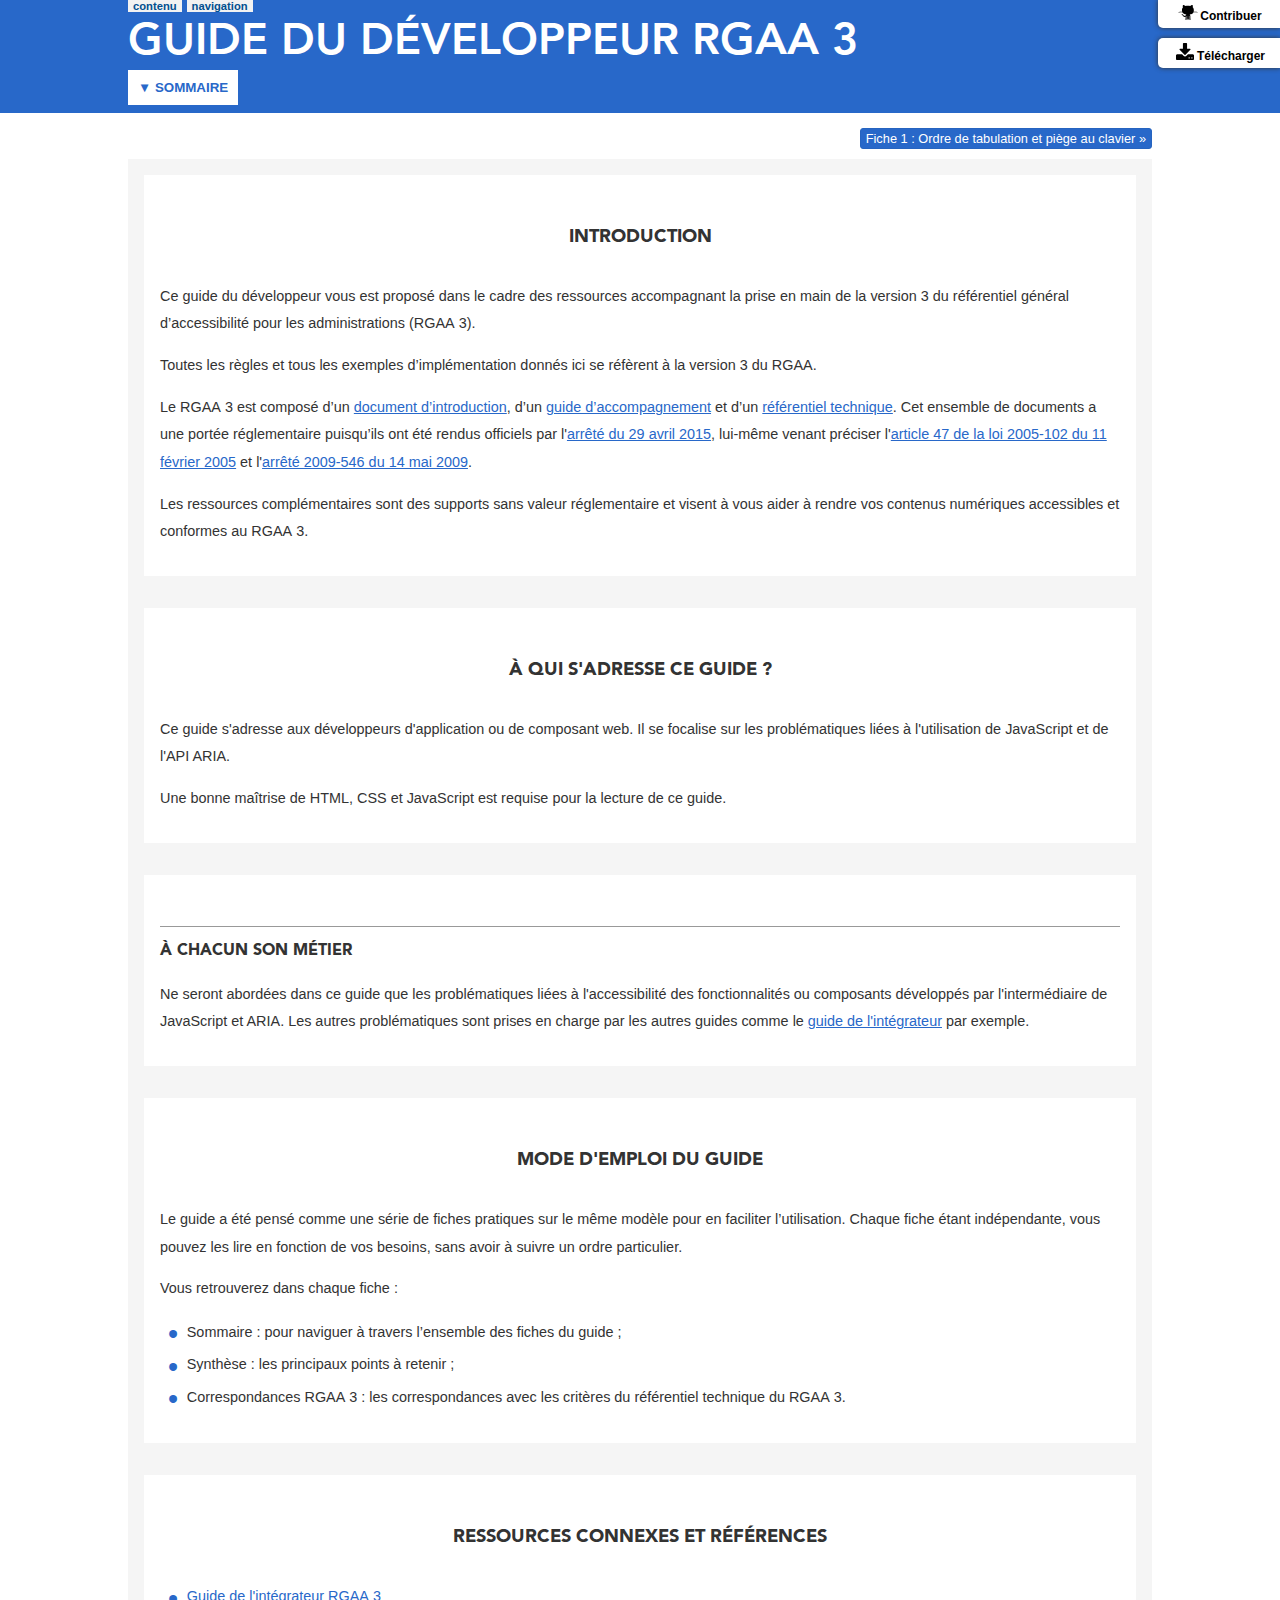
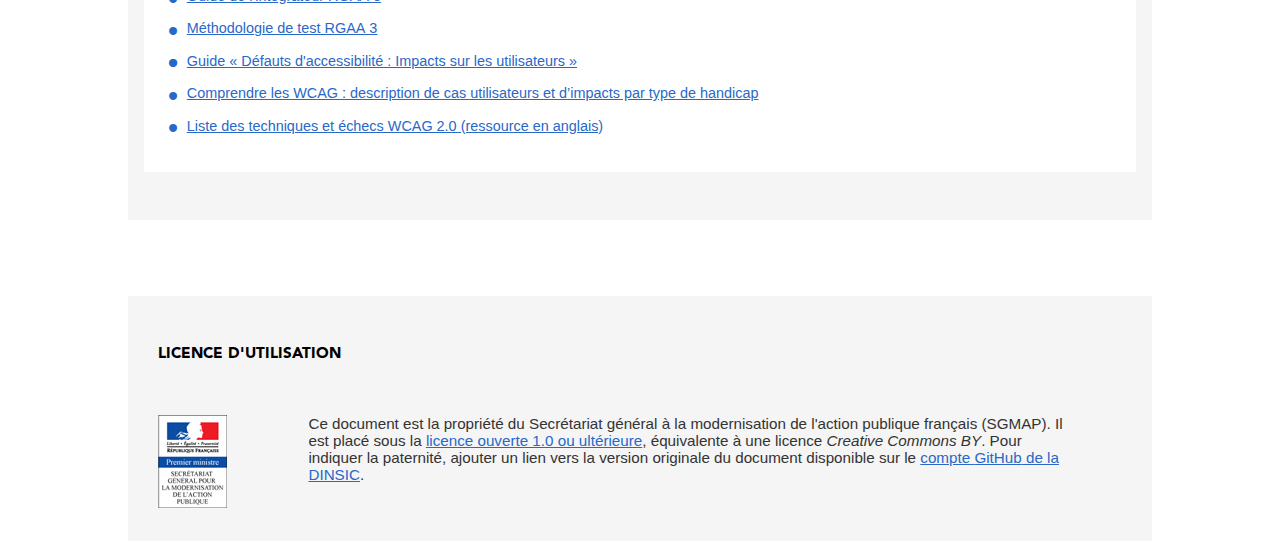
<file: index.html>
<!DOCTYPE html>
<html lang="fr">
<head>
  <meta charset="utf-8">
  <meta name="viewport" content="width=device-width, initial-scale=1.0, user-scalable=yes">
  <title>Guide du développeur RGAA 3</title>
  <!--[if lt IE 9]>
    <script src="http://html5shim.googlecode.com/svn/trunk/html5.js"></script>
  <![endif]-->
  <link rel="stylesheet" href="css/styles.css" media="all">
  <link rel="stylesheet" href="css/print.css" media="print">
</head>
<body>

<div class="main-header">
	<div class="inside">
		<ul class="skip-links">
			<li><a href="#main">contenu</a></li>
			<li><a href="#navigation">navigation</a></li>
		</ul>
		<header role="banner" class="header  clear" id="banner">
			<h1 class="title">Guide du développeur RGAA&nbsp;3</h1>
		</header>

		<nav role="navigation" class="gp-sommaire" id="navigation" aria-label="Sommaire du guide">
			<button id="btnSommaire" aria-expanded="false">Sommaire</button>
			<ul class="sommaire is-hidden" id="sommaireToggle">
				<li><a href="index.html">Introduction</a></li>
				<li><a href="1-ordre-tab-piege-clavier.html">Fiche 1&nbsp;: Ordre de tabulation et piège au clavier</a></li>
				<li><a href="2-compatibilite-access-clavier.html">Fiche 2&nbsp;: Compatibilité et accès au clavier</a></li>
				<li><a href="3-changement-contexte.html">Fiche 3&nbsp;: Changement de contexte et alerte non sollicitée</a></li>
				<li><a href="4-aria.html">ARIA</a></li>
				<li><a href="5-api-aria.html">Fiche 4&nbsp;: Accessible Rich Internet Application (WAI ARIA) </a></li>
				<li><a href="6-lecteur-ecran.html">Fiche 5&nbsp;: Comment un lecteur d'écran sait-il de quoi il parle ?</a></li>
				<li><a href="7-motif-conception.html">Fiche 6&nbsp;: Motif de conception ARIA</a></li>
				<li><a href="8-base-reference.html">Fiche 7&nbsp;: Base de référence - Tests de restitution</a></li>
				<li><a href="9-utiliser-aria.html">Fiche 8&nbsp;: Utiliser ARIA</a></li>								
			</ul>
		</nav>
		<div class="github-link">
			<p><a href="https://github.com/DISIC/guide-developpeur">Contribuer</a>
			<a class="pdfdown" title="Télécharger le Guide du développeur RGAA 3 (pdf, 1,4 Mo)" href="export/guide-developpeur.pdf">Télécharger</a></p>
		</div>
	</div>
</div>

<div id="wrapper">

	<nav role="navigation" class="internav clear">
		<ul>
			<li><a class="next" href="1-ordre-tab-piege-clavier.html">Fiche 1&nbsp;: Ordre de tabulation et piège au clavier <span aria-hidden="true"> &raquo; </span></a></li>
		</ul>
	</nav>

	<main id="main" role="main">
		<article class="article">
		<h2>Introduction</h2>
			<p>Ce guide du développeur vous est proposé dans le cadre des ressources accompagnant la prise en main de la version&nbsp;3 du référentiel général d’accessibilité pour les administrations (RGAA&nbsp;3).</p>
<p>Toutes les règles et tous les exemples d’implémentation donnés ici se réfèrent à la version&nbsp;3 du RGAA.</p>
<p>Le RGAA&nbsp;3 est composé d’un <a href="http://references.modernisation.gouv.fr/rgaa/introduction-RGAA.html">document d’introduction</a>, d’un <a href="http://references.modernisation.gouv.fr/rgaa/guide-accompagnement-RGAA.html">guide d’accompagnement</a> et d’un <a href="http://references.modernisation.gouv.fr/rgaa/criteres.html">référentiel technique</a>. Cet ensemble de documents a une portée réglementaire puisqu’ils ont été rendus officiels par l'<a href="http://www.legifrance.gouv.fr/affichTexte.do?cidTexte=JORFTEXT000030540064&amp;dateTexte=20150921">arrêté du 29 avril 2015</a>, lui-même venant préciser l'<a href="http://www.legifrance.gouv.fr/affichTexte.do?cidTexte=JORFTEXT000000809647&amp;fastPos=1&amp;fastReqId=1497340759&amp;categorieLien=cid&amp;oldAction=rechTexte#LEGIARTI000006682279">article 47 de la loi&nbsp;2005-102 du 11 février 2005</a> et l'<a href="http://www.legifrance.gouv.fr/affichTexte.do?cidTexte=JORFTEXT000030540064&amp;categorieLien=id">arrêté&nbsp;2009-546 du 14 mai 2009</a>.</p>
<p>Les ressources complémentaires sont des supports sans valeur réglementaire et visent à vous aider à rendre vos contenus numériques accessibles et conformes au RGAA&nbsp;3.</p>
		</article>
		<article class="article">
			<h2 id="&#224;-qui-sadresse-ce-guide">&#192; qui s'adresse ce guide&#160;?</h2>
			<p>Ce guide s'adresse aux développeurs d'application ou de composant web. Il se focalise sur les problématiques liées à l'utilisation de JavaScript et de l'API ARIA.</p>
			<p>Une bonne maîtrise de HTML, CSS et JavaScript est requise pour la lecture de ce guide.</p>
		</article>
		<article class="article">
			<h3 id="&#224;-chacun-son-m&#233;tier">&#192; chacun son m&#233;tier</h3>
			<p>Ne seront abordées dans ce guide que les problématiques liées à l'accessibilité des fonctionnalités ou composants développés par l'intermédiaire de JavaScript et ARIA. Les autres problématiques sont prises en charge par les autres guides comme le <a href="https://disic.github.io/guide-integrateur/">guide de l'intégrateur</a> par exemple.</p>
		</article>
		<article class="article">
			<h2 id="mode-demploi-du-guide">Mode d'emploi du guide</h2>
			<p>Le guide a été pensé comme une série de fiches pratiques sur le même modèle pour en faciliter l’utilisation. Chaque fiche étant indépendante, vous pouvez les lire en fonction de vos besoins, sans avoir à suivre un ordre particulier.</p>
			
			<p>Vous retrouverez dans chaque fiche&nbsp;:</p>
			<ul>
			<li>Sommaire&nbsp;: pour naviguer à travers l’ensemble des fiches du guide ;</li>
			<li>Synthèse&nbsp;: les principaux points à retenir ;</li>
			<li>Correspondances RGAA&nbsp;3&nbsp;: les correspondances avec les critères du référentiel technique du RGAA&nbsp;3.</li>
			</ul>			
		</article>
		<article class="article">
			<h2 id="guides-connexes">Ressources connexes et références</h2>
				<ul>
				<li><a href="https://disic.github.io/guide-integrateur/">Guide de l'intégrateur RGAA&nbsp;3</a></li>
				<li><a href="http://disic.github.io/rgaa_methodologie/">Méthodologie de test RGAA&nbsp;3</a><li>
				<li><a href="https://disic.github.io/guide-impacts_utilisateurs/">Guide «&nbsp;Défauts d'accessibilité&nbsp;: Impacts sur les utilisateurs&nbsp;»</a></li>
				<li><a href="http://www.w3.org/Translations/NOTE-UNDERSTANDING-WCAG20-fr/Overview.html#contents">Comprendre les WCAG&nbsp;: description de cas utilisateurs et d’impacts par type de handicap</a></li>
				<li><a href="https://www.w3.org/TR/WCAG20-TECHS/" hreflang="en">Liste des techniques et échecs WCAG&nbsp;2.0 (ressource en anglais)</a></li>
			</ul>
		</article>
	</main>



	<footer id="footer" role="contentinfo" class="clear">
		<h2>Licence d'utilisation</h2>
		<p class="logo-smgap"><a href="http://references.modernisation.gouv.fr/"><img src="img/modernisation-logo.jpg" alt="Secrétariat général pour le modernisation de l'action publique"></a></p>
		<p>Ce document est la propri&#233;t&#233; du Secr&#233;tariat g&#233;n&#233;ral &#224; la modernisation de l'action publique fran&#231;ais (SGMAP). Il est plac&#233; sous la <a href="https://www.etalab.gouv.fr/licence-ouverte-open-licence">licence ouverte 1.0 ou ult&#233;rieure</a>, &#233;quivalente &#224; une licence <i lang="en">Creative Commons BY</i>. Pour indiquer la paternit&#233;, ajouter un lien vers la version originale du document disponible sur le <a href="https://github.com/DISIC">compte <span lang="en">GitHub</span> de la DINSIC</a>.</p>
	</footer>

</div>
<script type="text/javascript" src="js/script.js"></script>
</body>
</html>
</file>
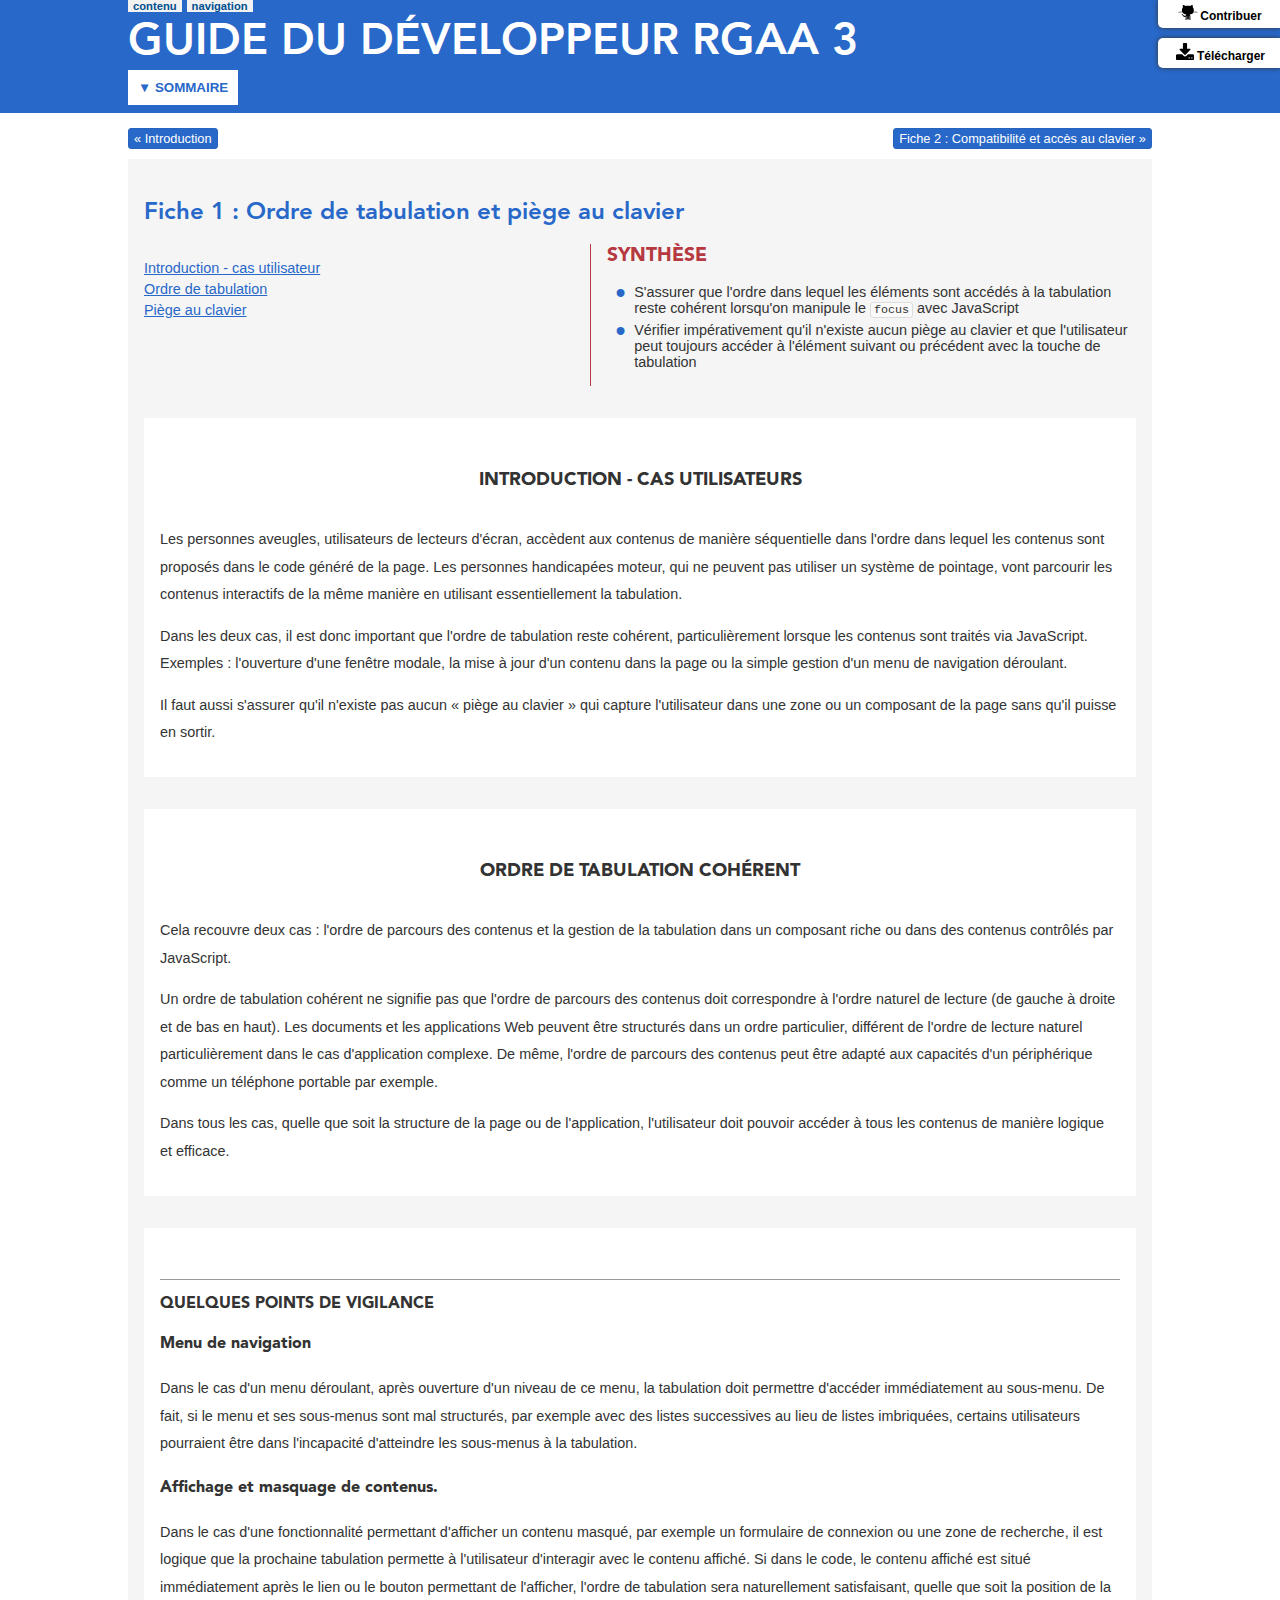
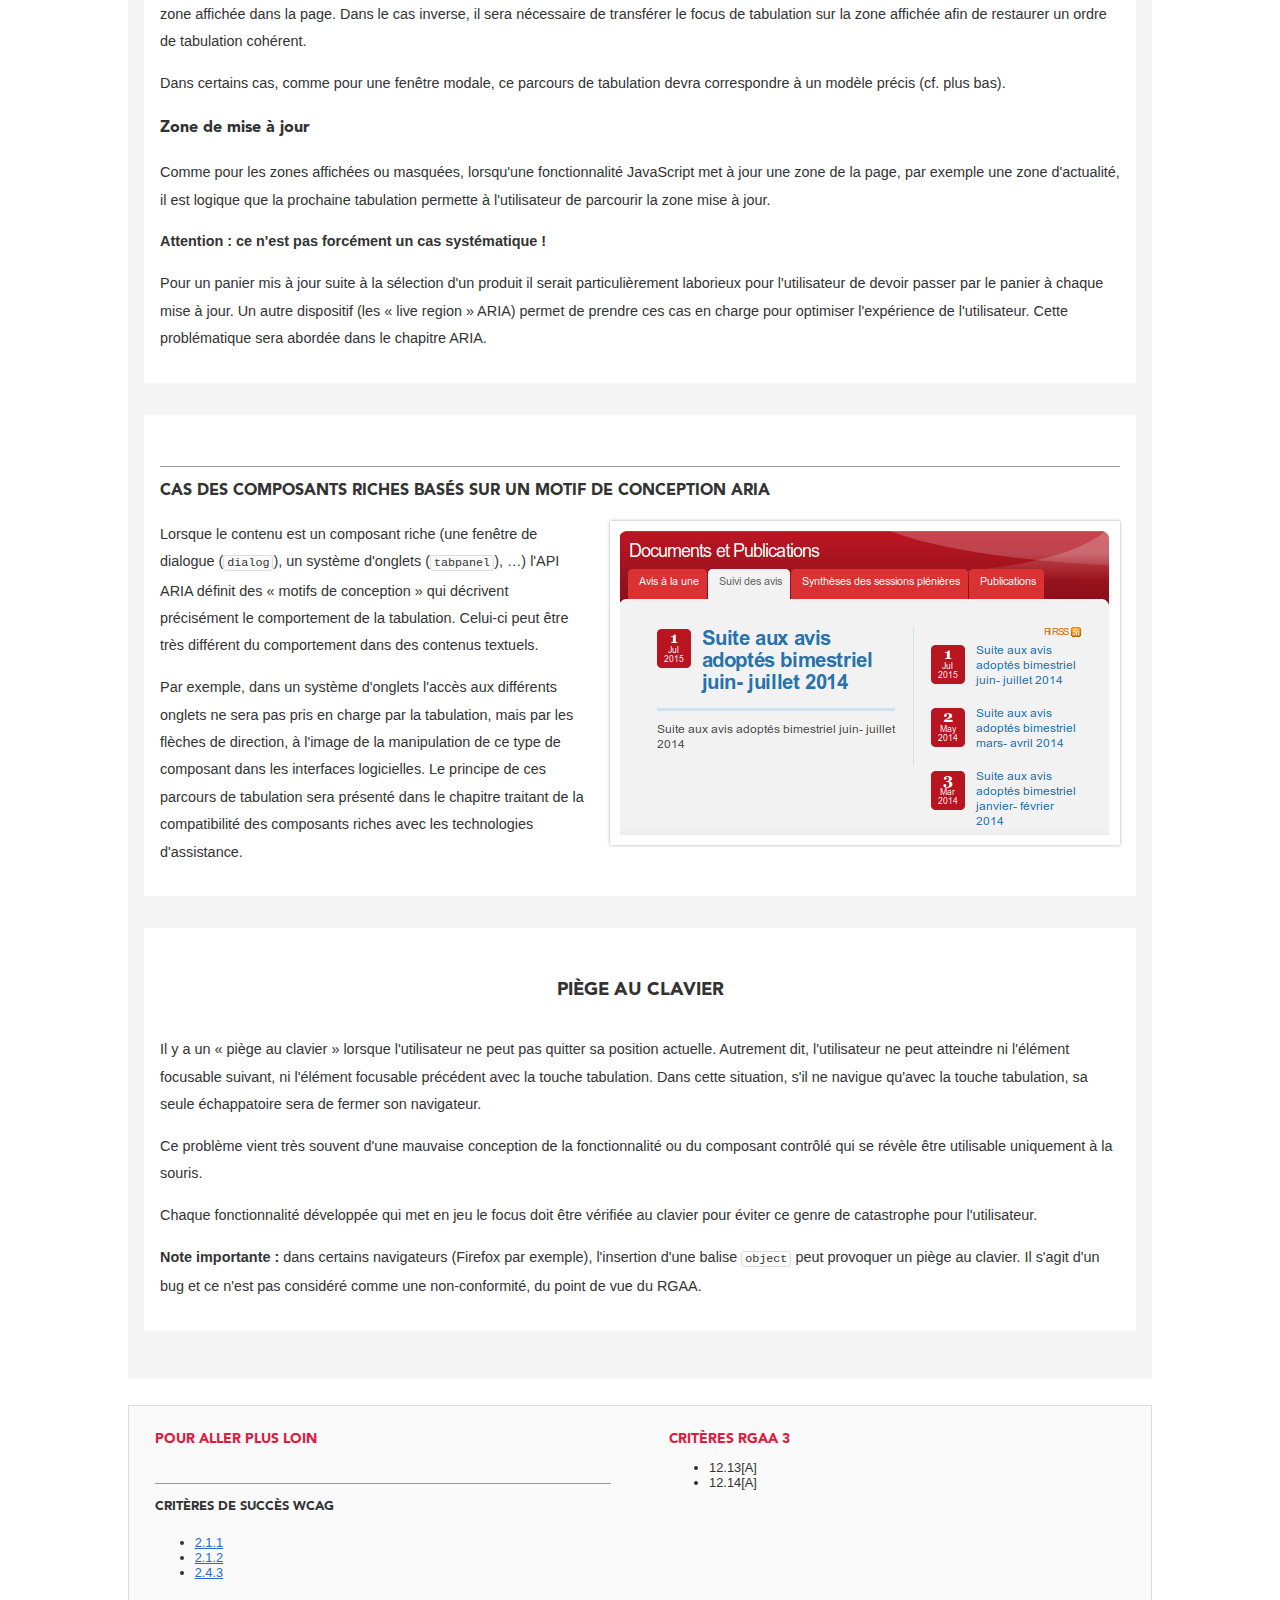
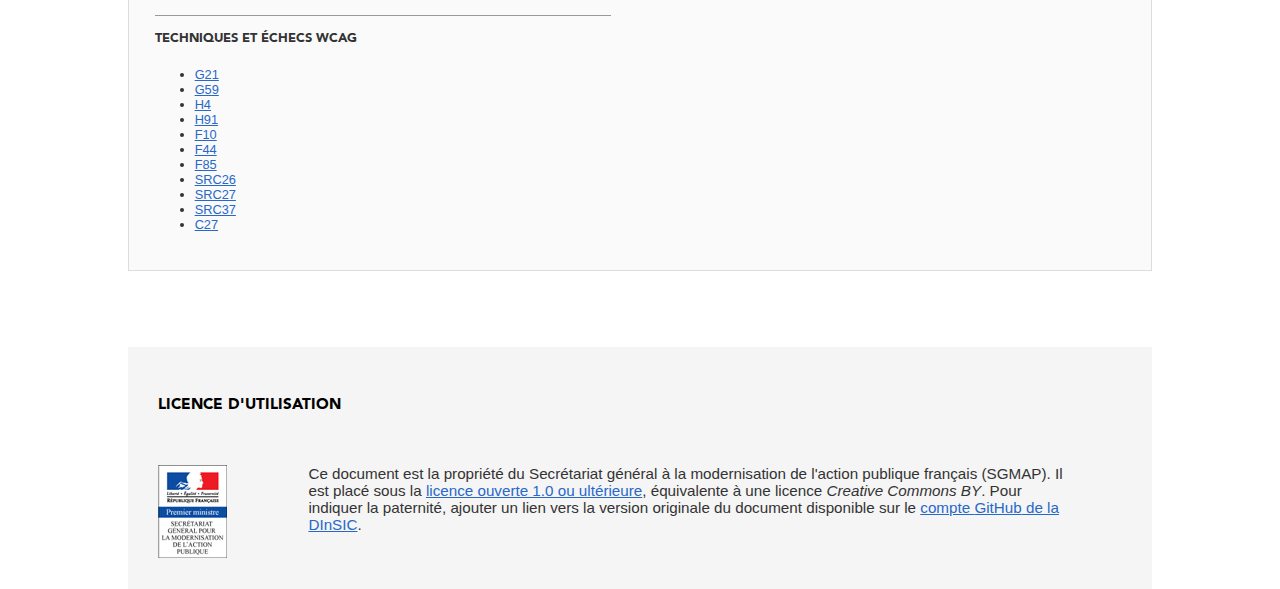
<file: 1-ordre-tab-piege-clavier.html>
<!DOCTYPE html>
<html lang="fr">
<head>
  <meta charset="utf-8">
  <meta name="viewport" content="width=device-width, initial-scale=1.0, user-scalable=yes">
  <title>Fiche 1 : Ordre de tabulation et piège au clavier - Guide du développeur RGAA 3</title>
  <!--[if lt IE 9]>
    <script src="https://html5shim.googlecode.com/svn/trunk/html5.js"></script>
  <![endif]-->
  <link rel="stylesheet" href="css/styles.css" media="all">
  <link rel="stylesheet" href="css/print.css" media="print">
  <script type="text/javascript" src="highlight/highlight.pack.js"></script>
  <link rel="stylesheet" href="highlight/styles/tomorrow-night-eighties.css" media="all">
	<script>hljs.initHighlightingOnLoad();</script>
</head>
<body>

<div class="main-header">
	<div class="inside">
		<ul class="skip-links">
			<li><a href="#main">contenu</a></li>
			<li><a href="#navigation">navigation</a></li>
		</ul>
		<header role="banner" class="header  clear" id="banner">
			<h1 class="title">Guide du développeur RGAA&nbsp;3</h1>
		</header>

		<nav role="navigation" class="gp-sommaire" id="navigation" aria-label="Sommaire du guide">
			<button id="btnSommaire" aria-expanded="false">Sommaire</button>
			<ul class="sommaire is-hidden" id="sommaireToggle">
				<li><a href="index.html">Introduction</a></li>
				<li><a href="1-ordre-tab-piege-clavier.html">Fiche 1&nbsp;: Ordre de tabulation et piège au clavier</a></li>
				<li><a href="2-compatibilite-access-clavier.html">Fiche 2&nbsp;: Compatibilité et accès au clavier</a></li>
				<li><a href="3-changement-contexte.html">Fiche 3&nbsp;: Changement de contexte et alerte non sollicitée</a></li>
				<li><a href="4-aria.html">ARIA</a></li>
				<li><a href="5-api-aria.html">Fiche 4&nbsp;: Accessible Rich Internet Application (WAI ARIA) </a></li>
				<li><a href="6-lecteur-ecran.html">Fiche 5&nbsp;: Comment un lecteur d'écran sait-il de quoi il parle&nbsp;?</a></li>
				<li><a href="7-motif-conception.html">Fiche 6&nbsp;: Motif de conception ARIA</a></li>
				<li><a href="8-base-reference.html">Fiche 7&nbsp;: Base de référence - Tests de restitution</a></li>
				<li><a href="9-utiliser-aria.html">Fiche 8&nbsp;: Utiliser ARIA</a></li>								
			</ul>
		</nav>
		<div class="github-link">
			<p><a href="httpss://github.com/DISIC/guide-developpeur">Contribuer</a>
			<a class="pdfdown" title="Télécharger le Guide du développeur RGAA 3 (pdf, 1,4 Mo)" href="export/guide-developpeur.pdf">Télécharger</a></p>
		</div>
	</div>
</div>

<div id="wrapper">

	<nav role="navigation" class="internav clear">
		<ul>
			<li><a class="prev" href="index.html"><span aria-hidden="true"> &laquo; </span>Introduction </a></li>
			<li><a class="next" href="2-compatibilite-access-clavier.html">Fiche 2&nbsp;: Compatibilité et accès au clavier<span aria-hidden="true"> &raquo; </span></a>
			</li>
		</ul>
	</nav>

	<main id="main" role="main">
		<h1 class="fiche-title">Fiche 1&nbsp;: Ordre de tabulation et piège au clavier&nbsp;</h1>
		
		<div class="bloc-haut">
			<ul class="nav-context">
				<li><a href="#introduction">Introduction - cas utilisateur</a></li>
				<li><a href="#ordre-tab">Ordre de tabulation</a></li>
				<li><a href="#piege">Piège au clavier</a></li>
			</ul>

			<aside role="complementary" class="clear resume">
				<h2 id="resume">Synthèse</h2>
				<ul>
				<li>S'assurer que l'ordre dans lequel les éléments sont accédés à la tabulation reste cohérent lorsqu'on manipule le <code>focus</code> avec JavaScript</li>
				<li>Vérifier impérativement qu'il n'existe aucun piège au clavier et que l'utilisateur peut toujours accéder à l'élément suivant ou précédent avec la touche de tabulation</li>
				</ul>
			</aside>
		</div>

		<article class="article" id="introduction">
			<h2>Introduction - cas utilisateurs</h2>
			<p>Les personnes aveugles, utilisateurs de lecteurs d'écran, accèdent aux contenus de manière séquentielle dans l'ordre dans lequel les contenus sont proposés dans le code généré de la page. Les personnes handicapées moteur, qui ne peuvent pas utiliser un système de pointage, vont parcourir les contenus interactifs de la même manière en utilisant essentiellement la tabulation.</p>
			<p>Dans les deux cas, il est donc important que l'ordre de tabulation reste cohérent, particulièrement lorsque les contenus sont traités via JavaScript. Exemples&nbsp;: l'ouverture d'une fenêtre modale, la mise à jour d'un contenu dans la page ou la simple gestion d'un menu de navigation déroulant.</p>
			<p>Il faut aussi s'assurer qu'il n'existe pas aucun « piège au clavier&nbsp;» qui capture l'utilisateur dans une zone ou un composant de la page sans qu'il puisse en sortir.</p>		
		</article>
		<article class="article" id="ordre-tab">
			<h2>Ordre de tabulation cohérent</h2>
			<p>Cela recouvre deux cas&nbsp;: l'ordre de parcours des contenus et la gestion de la tabulation dans un composant riche ou dans des contenus contrôlés par JavaScript.</p>
			<p>Un ordre de tabulation cohérent ne signifie pas que l'ordre de parcours des contenus doit correspondre à l'ordre naturel de lecture (de gauche à droite et de bas en haut). Les documents et les applications Web peuvent être structurés dans un ordre particulier, différent de l'ordre de lecture naturel particulièrement dans le cas d'application complexe. De même, l'ordre de parcours des contenus peut être adapté aux capacités d'un périphérique comme un téléphone portable par exemple.</p>
			<p>Dans tous les cas, quelle que soit la structure de la page ou de l'application, l'utilisateur doit pouvoir accéder à tous les contenus de manière logique et efficace.</p>
		</article>
		<article class="article">
		<h3>Quelques points de vigilance</h3>
		<h4>Menu de navigation</h4>
		<p>Dans le cas d'un menu déroulant, après ouverture d'un niveau de ce menu, la tabulation doit permettre d'accéder immédiatement au sous-menu. De fait, si le menu et ses sous-menus sont mal structurés, par exemple avec des listes successives au lieu de listes imbriquées, certains utilisateurs pourraient être dans l'incapacité d'atteindre les sous-menus à la tabulation.</p>
		<h4>Affichage et masquage de contenus.</h4>
		<p>Dans le cas d'une fonctionnalité permettant d'afficher un contenu masqué, par exemple un formulaire de connexion ou une zone de recherche, il est logique que la prochaine tabulation permette à l'utilisateur d'interagir avec le contenu affiché. Si dans le code, le contenu affiché est situé immédiatement après le lien ou le bouton permettant de l'afficher, l'ordre de tabulation sera naturellement satisfaisant, quelle que soit la position de la zone affichée dans la page. Dans le cas inverse, il sera nécessaire de transférer le focus de tabulation sur la zone affichée afin de restaurer un ordre de tabulation cohérent.</p>
		<p>Dans certains cas, comme pour une fenêtre modale, ce parcours de tabulation devra correspondre à un modèle précis (cf. plus bas).</p>
		<h4>Zone de mise à jour</h4>
		<p>Comme pour les zones affichées ou masquées, lorsqu'une fonctionnalité JavaScript met à jour une zone de la page, par exemple une zone d'actualité, il est logique que la prochaine tabulation permette à l'utilisateur de parcourir la zone mise à jour.</p>
		<p><strong>Attention&nbsp;: ce n'est pas forcément un cas systématique&nbsp;!</strong></p><p>Pour un panier mis à jour suite à la sélection d'un produit il serait particulièrement laborieux pour l'utilisateur de devoir passer par le panier à chaque mise à jour. Un autre dispositif (les «&nbsp;live region&nbsp;» ARIA) permet de prendre ces cas en charge pour optimiser l'expérience de l'utilisateur. Cette problématique sera abordée dans le chapitre ARIA.</p>
		</article>
		<article class="article">
		<h3>Cas des composants riches basés sur un motif de conception ARIA</h3>
		<p><img src="img/12.13-ordretabulation.png" alt="" class="right" /> Lorsque le contenu est un composant riche (une fenêtre de dialogue (<code>dialog</code>), un système d'onglets (<code>tabpanel</code>), …) l'API ARIA définit des «&nbsp;motifs de conception&nbsp;» qui décrivent précisément le comportement de la tabulation. Celui-ci peut être très différent du comportement dans des contenus textuels.</p><p>Par exemple, dans un système d'onglets l'accès aux différents onglets ne sera pas pris en charge par la tabulation, mais par les flèches de direction, à l'image de la manipulation de ce type de composant dans les interfaces logicielles. Le principe de ces parcours de tabulation sera présenté dans le chapitre traitant de la compatibilité des composants riches avec les technologies d'assistance.</p>		
		</article>
		<article class="article" id="piege">
		<h2>Piège au clavier</h2>
		<p>Il y a un «&nbsp;piège au clavier&nbsp;» lorsque l'utilisateur ne peut pas quitter sa position actuelle. Autrement dit, l'utilisateur ne peut atteindre ni l'élément focusable suivant, ni l'élément focusable précédent avec la touche tabulation. Dans cette situation, s'il ne navigue qu'avec la touche tabulation, sa seule échappatoire sera de fermer son navigateur.</p>
		<p>Ce problème vient très souvent d'une mauvaise conception de la fonctionnalité ou du composant contrôlé qui se révèle être utilisable uniquement à la souris.</p>
		<p>Chaque fonctionnalité développée qui met en jeu le focus doit être vérifiée au clavier pour éviter ce genre de catastrophe pour l'utilisateur.</p>
		<p><strong>Note importante&nbsp;:</strong> dans certains navigateurs (<span lang="en">Firefox</span> par exemple), l'insertion d'une balise <code>object</code> peut provoquer un piège au clavier. Il s'agit d'un bug et ce n'est pas considéré comme une non-conformité, du point de vue du RGAA.</p>
		</article>
	</main>

	<aside role="complementary" id="footer-block" class="clear">
		<div class="col-1-2">
			<h2 id="plusloin">Pour aller plus loin</h2>
			<h3>Critères de succès WCAG</h3>
		<ul>
			<li><a href="https://www.w3.org/Translations/WCAG20-fr/#keyboard-operation-keyboard-operable">2.1.1</a></li>
			<li><a href="https://www.w3.org/Translations/WCAG20-fr/#keyboard-operation-trapping">2.1.2</a></li>
			<li><a href="https://www.w3.org/Translations/WCAG20-fr/#navigation-mechanisms-focus-order">2.4.3</a></li>
		</ul>
		<h3>Techniques et échecs WCAG</h3>
		<ul>
			<li><a href="https://www.w3.org/TR/WCAG-TECHS/G21.html">G21</a></li>
			<li><a href="https://www.w3.org/TR/WCAG-TECHS/G59.html">G59</a></li>
			<li><a href="https://www.w3.org/TR/WCAG-TECHS/H4.html">H4</a></li>
			<li><a href="https://www.w3.org/TR/WCAG-TECHS/H91.html">H91</a></li>
			<li><a href="https://www.w3.org/TR/WCAG-TECHS/F10.html">F10</a></li>
			<li><a href="https://www.w3.org/TR/WCAG-TECHS/F44.html">F44</a></li>
			<li><a href="https://www.w3.org/TR/WCAG-TECHS/F85.html">F85</a></li>
			<li><a href="https://www.w3.org/TR/WCAG-TECHS/SRC26.html">SRC26</a></li>
			<li><a href="https://www.w3.org/TR/WCAG-TECHS/SRC27.html">SRC27</a></li>
			<li><a href="https://www.w3.org/TR/WCAG-TECHS/SRC37.html">SRC37</a></li>
			<li><a href="https://www.w3.org/TR/WCAG-TECHS/C27.html">C27</a></li>
			</ul>
		</div>
		<div class="col-1-2">
			<h2 id="criteres">Critères RGAA 3</h2>	
		<ul>
			<li>12.13[A]</li>
			<li>12.14[A]</li>
		</ul>
		</div>
	</aside>

	<footer id="footer" role="contentinfo" class="clear">
		<h2>Licence d'utilisation</h2>
		<p class="logo-smgap"><a href="https://references.modernisation.gouv.fr/"><img src="img/modernisation-logo.jpg" alt="Secrétariat général pour le modernisation de l'action publique"></a></p>
		<p>Ce document est la propri&#233;t&#233; du Secr&#233;tariat g&#233;n&#233;ral &#224; la modernisation de l'action publique fran&#231;ais (SGMAP). Il est plac&#233; sous la <a href="httpss://www.etalab.gouv.fr/licence-ouverte-open-licence">licence ouverte 1.0 ou ult&#233;rieure</a>, &#233;quivalente &#224; une licence <i lang="en">Creative Commons BY</i>. Pour indiquer la paternit&#233;, ajouter un lien vers la version originale du document disponible sur le <a href="httpss://github.com/DISIC">compte <span lang="en">GitHub</span> de la DInSIC</a>.</p>
	</footer>

</div>
<script type="text/javascript" src="js/script.js"></script>
</body>
</html>
</file>
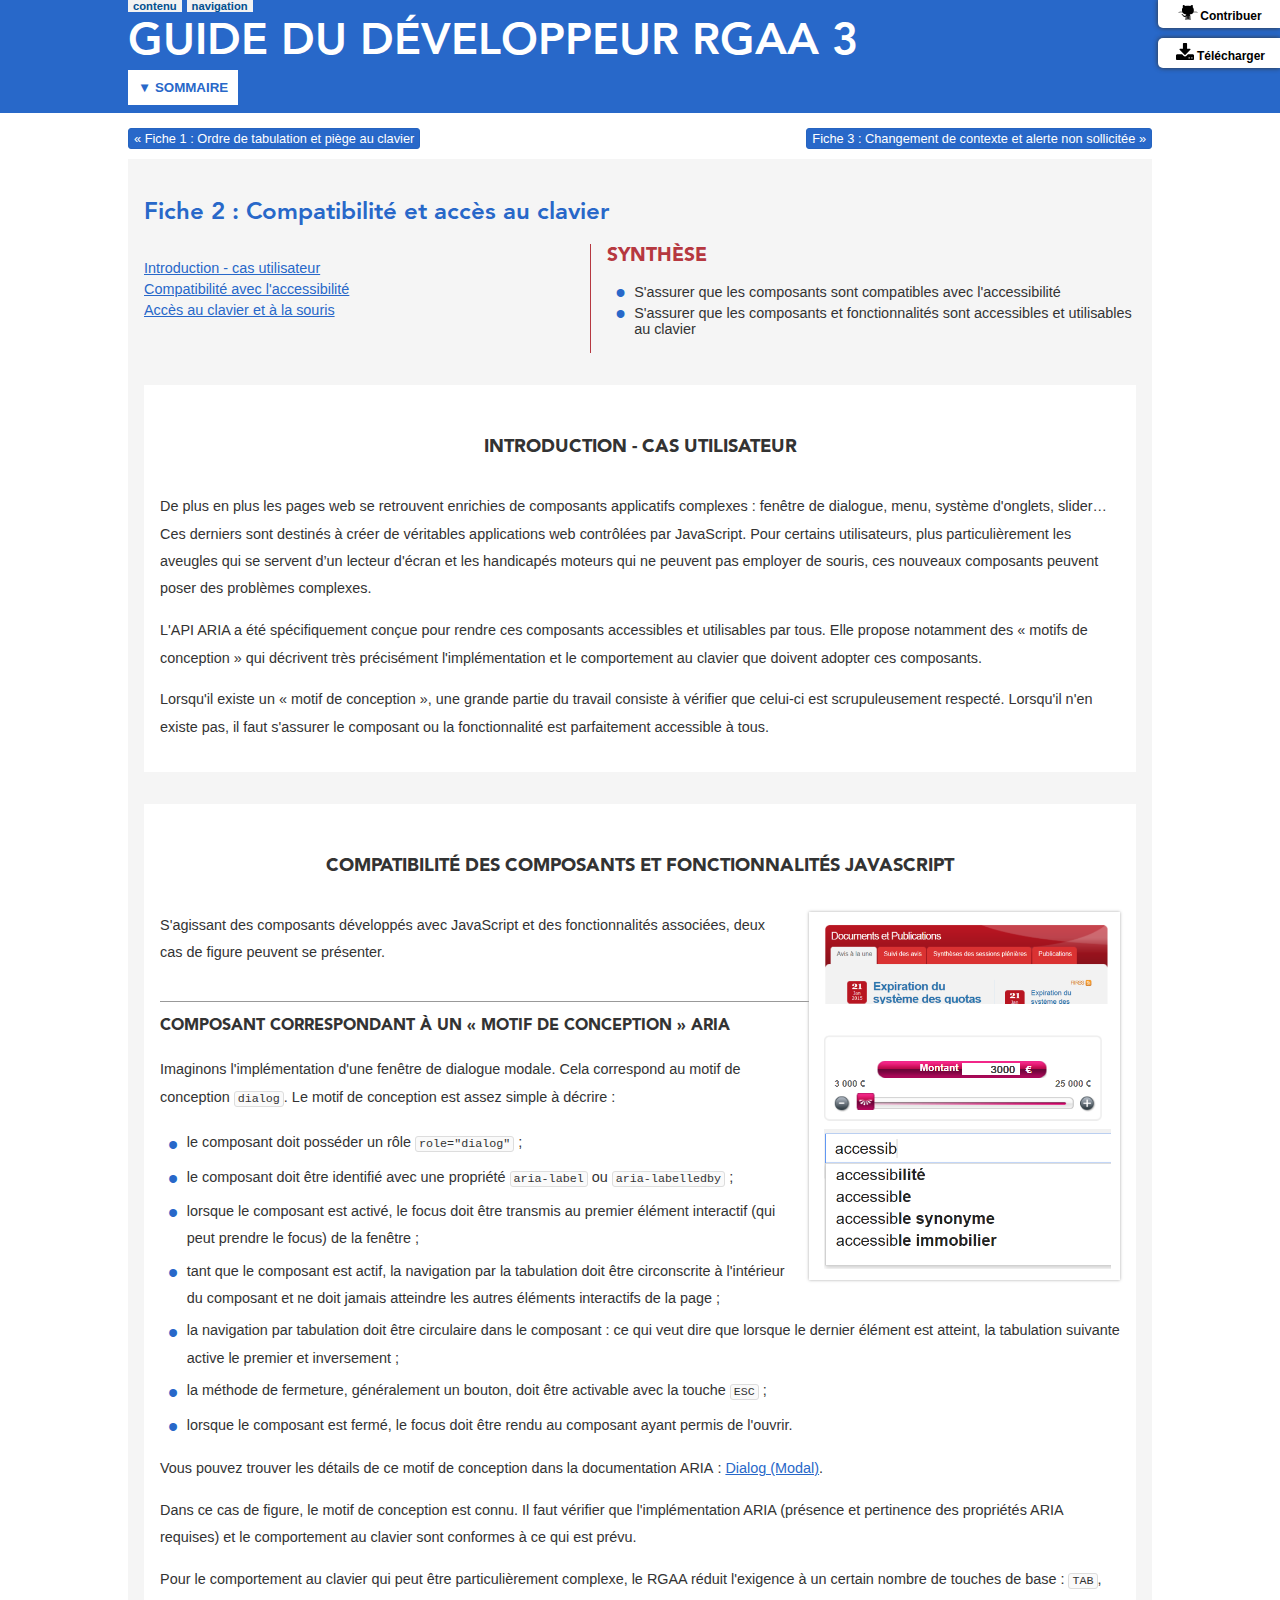
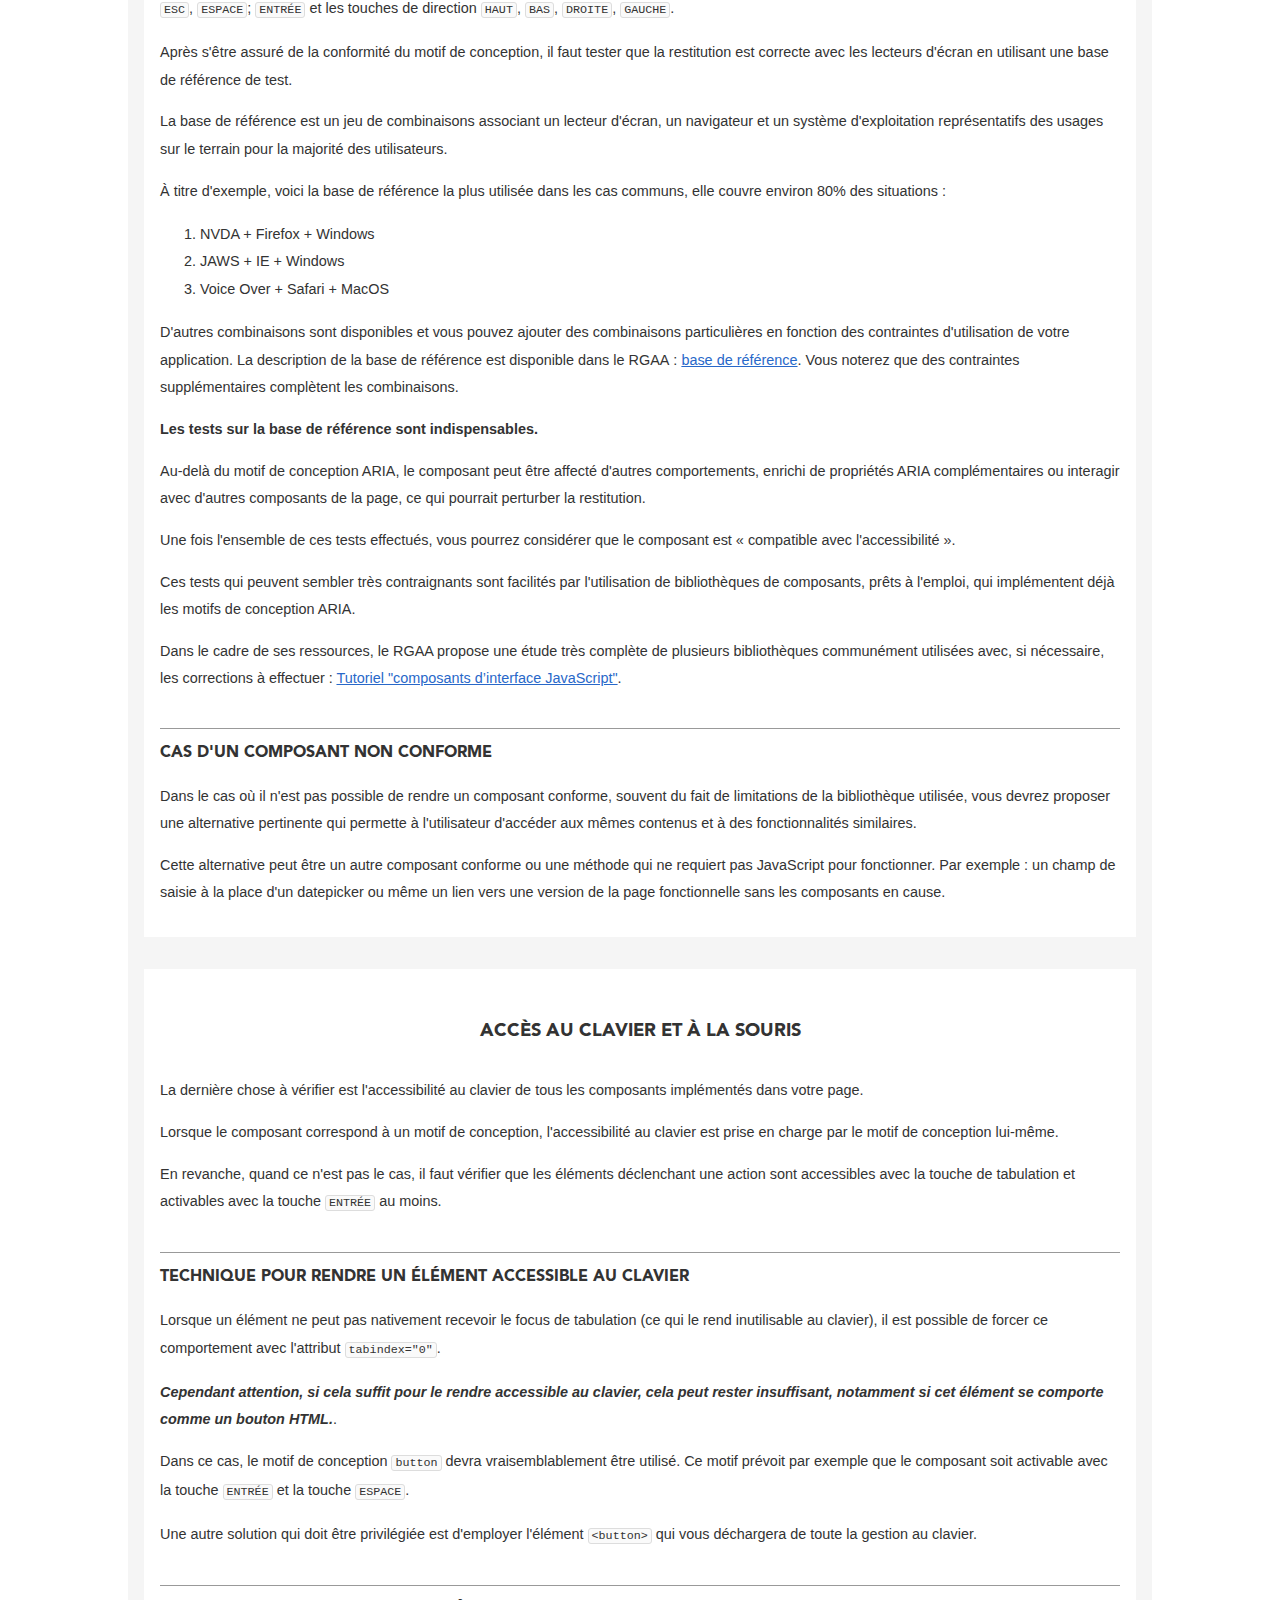
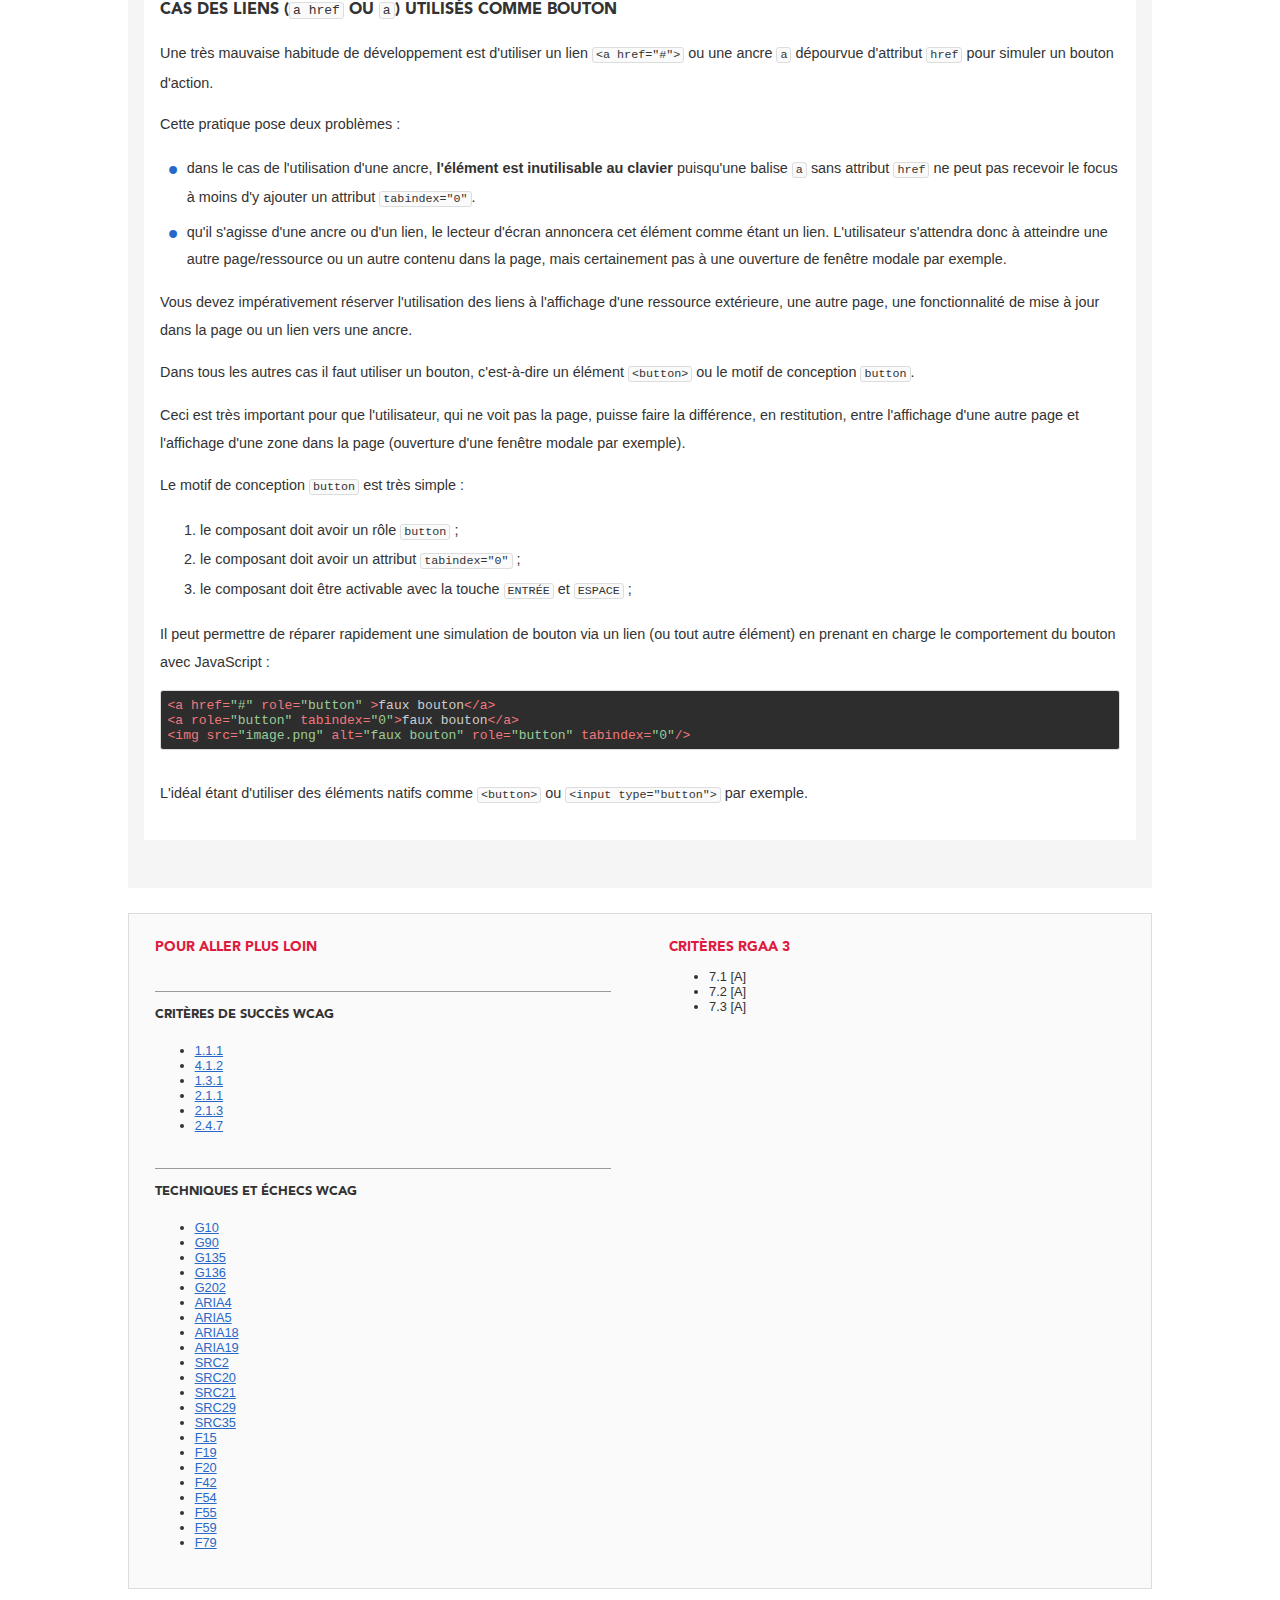
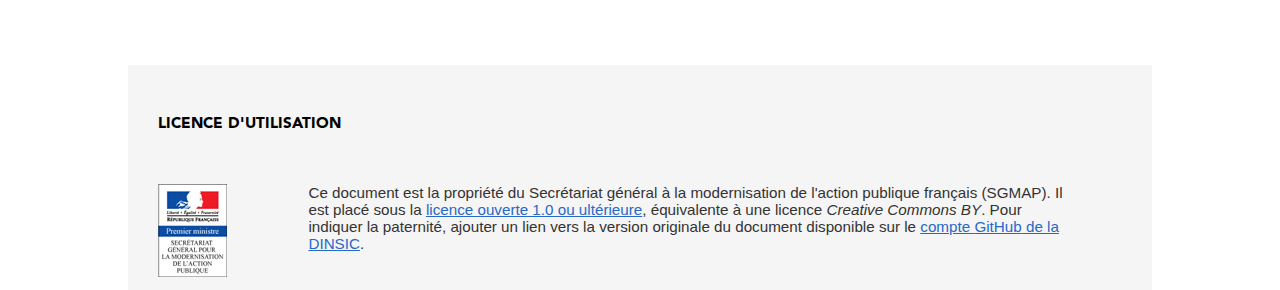
<file: 2-compatibilite-access-clavier.html>
<!DOCTYPE html>
<html lang="fr">
<head>
  <meta charset="utf-8">
  <meta name="viewport" content="width=device-width, initial-scale=1.0, user-scalable=yes">
  <title>Fiche 2 : Compatibilité et accès au clavier - Guide du développeur RGAA 3</title>
  <!--[if lt IE 9]>
    <script src="http://html5shim.googlecode.com/svn/trunk/html5.js"></script>
  <![endif]-->
  <link rel="stylesheet" href="css/styles.css" media="all">
  <link rel="stylesheet" href="css/print.css" media="print">
  <script type="text/javascript" src="highlight/highlight.pack.js"></script>
  <link rel="stylesheet" href="highlight/styles/tomorrow-night-eighties.css" media="all">
	<script>hljs.initHighlightingOnLoad();</script>
</head>
<body>

<div class="main-header">
	<div class="inside">
		<ul class="skip-links">
			<li><a href="#main">contenu</a></li>
			<li><a href="#navigation">navigation</a></li>
		</ul>
		<header role="banner" class="header  clear" id="banner">
			<h1 class="title">Guide du développeur RGAA&nbsp;3</h1>
		</header>

		<nav role="navigation" class="gp-sommaire" id="navigation" aria-label="Sommaire du guide">
			<button id="btnSommaire" aria-expanded="false">Sommaire</button>
			<ul class="sommaire is-hidden" id="sommaireToggle">
				<li><a href="index.html">Introduction</a></li>
				<li><a href="1-ordre-tab-piege-clavier.html">Fiche 1&nbsp;: Ordre de tabulation et piège au clavier</a></li>
				<li><a href="2-compatibilite-access-clavier.html">Fiche 2&nbsp;: Compatibilité et accès au clavier</a></li>
				<li><a href="3-changement-contexte.html">Fiche 3&nbsp;: Changement de contexte et alerte non sollicitée</a></li>
				<li><a href="4-aria.html">ARIA</a></li>
				<li><a href="5-api-aria.html">Fiche 4&nbsp;: Accessible Rich Internet Application (WAI ARIA) </a></li>
				<li><a href="6-lecteur-ecran.html">Fiche 5&nbsp;: Comment un lecteur d'écran sait-il de quoi il parle ?</a></li>
				<li><a href="7-motif-conception.html">Fiche 6&nbsp;: Motif de conception ARIA</a></li>
				<li><a href="8-base-reference.html">Fiche 7&nbsp;: Base de référence - Tests de restitution</a></li>
				<li><a href="9-utiliser-aria.html">Fiche 8&nbsp;: Utiliser ARIA</a></li>								
			</ul>
		</nav>
		<div class="github-link">
			<p><a href="https://github.com/DISIC/guide-developpeur">Contribuer</a>
			<a class="pdfdown" title="Télécharger le Guide du développeur RGAA 3 (pdf, 1,4 Mo)" href="export/guide-developpeur.pdf">Télécharger</a></p>
		</div>
	</div>
</div>

<div id="wrapper">

	<nav role="navigation" class="internav clear">
		<ul>
			<li><a class="prev" href="1-ordre-tab-piege-clavier.html"><span aria-hidden="true"> &laquo; </span>Fiche 1 : Ordre de tabulation et piège au clavier</a></li>
			<li><a class="next" href="3-changement-contexte.html">Fiche 3&nbsp;: Changement de contexte et alerte non sollicitée <span aria-hidden="true"> &raquo; </span></a></li>
		</ul>
	</nav>

	<main id="main" role="main">
		<h1 class="fiche-title">Fiche 2&nbsp;: Compatibilité et accès au clavier&nbsp;</h1>
		
		<div class="bloc-haut">
			<ul class="nav-context">
				<li><a href="#introduction">Introduction - cas utilisateur</a></li>
				<li><a href="#compat">Compatibilité avec l'accessibilité</a></li>
				<li><a href="#access-clavier">Accès au clavier et à la souris</a></li>
			</ul>

			<aside role="complementary" class="clear resume">
				<h2 id="resume">Synthèse</h2>
				<ul>
				<li>S'assurer que les composants sont compatibles avec l'accessibilité</li>
				<li>S'assurer que les composants et fonctionnalités sont accessibles et utilisables au clavier</li>
				</ul>
				
			</aside>
		</div>

		<article class="article" id="introduction">
			<h2>Introduction - cas utilisateur</h2>
			<p>De plus en plus les pages web se retrouvent enrichies de composants applicatifs complexes&nbsp;: fenêtre de dialogue, menu, système d'onglets, slider… Ces derniers sont destinés à créer de véritables applications web contrôlées par JavaScript. Pour certains utilisateurs, plus particulièrement les aveugles qui se servent d’un lecteur d'écran et les handicapés moteurs qui ne peuvent pas employer de souris, ces nouveaux composants peuvent poser des problèmes complexes.</p>
			<p>L'API ARIA a été spécifiquement conçue pour rendre ces composants accessibles et utilisables par tous. Elle propose notamment des «&nbsp;motifs de conception&nbsp;» qui décrivent très précisément l'implémentation et le comportement au clavier que doivent adopter ces composants.</p>
			<p>Lorsqu'il existe un «&nbsp;motif de conception&nbsp;», une grande partie du travail consiste à vérifier que celui-ci est scrupuleusement respecté. Lorsqu'il n'en existe pas, il faut s'assurer le composant ou la fonctionnalité est parfaitement accessible à tous.</p>	
		</article>
		<article class="article" id="compat">
		<h2>Compatibilité des composants et fonctionnalités JavaScript</h2>
		<p><img src="img/7.1-javascript.png" class="right" alt="" />S'agissant des composants développés avec JavaScript et des fonctionnalités associées, deux cas de figure peuvent se présenter.</p>
		<h3>Composant correspondant à un «&nbsp;motif de conception&nbsp;» ARIA</h3>
		<p>Imaginons l'implémentation d'une fenêtre de dialogue modale. Cela correspond au motif de conception <code>dialog</code>. Le motif de conception est assez simple à décrire&nbsp;:</p>
		<ul>
			<li>le composant doit posséder un rôle <code>role="dialog"</code>&nbsp;;</li>
			<li>le composant doit être identifié avec une propriété <code>aria-label</code> ou <code>aria-labelledby</code>&nbsp;;</li>
			<li>lorsque le composant est activé, le focus doit être transmis au premier élément interactif (qui peut prendre le focus) de la fenêtre&nbsp;;</li>
			<li>tant que le composant est actif, la navigation par la tabulation doit être circonscrite à l'intérieur du composant et ne doit jamais atteindre les autres éléments interactifs de la page&nbsp;;</li>
			<li>la navigation par tabulation doit être circulaire dans le composant&nbsp;: ce qui veut dire que lorsque le dernier élément est atteint, la tabulation suivante active le premier et inversement&nbsp;;</li>
			<li>la méthode de fermeture, généralement un bouton, doit être activable avec la touche <kbd>ESC</kbd>&nbsp;;</li>
			<li>lorsque le composant est fermé, le focus doit être rendu au composant ayant permis de l'ouvrir.</li>
		</ul>
		<p>Vous pouvez trouver les détails de ce motif de conception dans la documentation ARIA&nbsp;: <a href="https://www.w3.org/TR/wai-aria-practices/#dialog_modal" lang="en">Dialog (Modal)</a>.</p>
		<p>Dans ce cas de figure, le motif de conception est connu. Il faut vérifier que l'implémentation ARIA (présence et pertinence des propriétés ARIA requises) et le comportement au clavier sont conformes à ce qui est prévu.</p>
		<p>Pour le comportement au clavier qui peut être particulièrement complexe, le RGAA réduit l'exigence à un certain nombre de touches de base&nbsp;: <kbd>TAB</kbd>, <kbd>ESC</kbd>, <kbd>ESPACE</kbd>; <kbd>ENTRÉE</kbd> et les touches de direction <kbd>HAUT</kbd>, <kbd>BAS</kbd>, <kbd>DROITE</kbd>, <kbd>GAUCHE</kbd>.</p>
		<p>Après s'être assuré de la conformité du motif de conception, il faut tester que la restitution est correcte avec les lecteurs d'écran en utilisant une base de référence de test.</p>
		<p>La base de référence est un jeu de combinaisons associant un lecteur d'écran, un navigateur et un système d'exploitation représentatifs des usages sur le terrain pour la majorité des utilisateurs.</p>
		<p>À titre d'exemple, voici la base de référence la plus utilisée dans les cas communs, elle couvre environ 80% des situations&nbsp;:</p>
		<ol>
			<li>NVDA + Firefox + Windows&nbsp;</li>
			<li>JAWS + IE + Windows&nbsp;</li>
			<li>Voice Over + Safari + MacOS&nbsp;</li>
		</ol>
		<p>D'autres combinaisons sont disponibles et vous pouvez ajouter des combinaisons particulières en fonction des contraintes d'utilisation de votre application. La description de la base de référence est disponible dans le RGAA&nbsp;: <a href="http://references.modernisation.gouv.fr/referentiel-technique-0#5-base-de-rfrence">base de référence</a>. Vous noterez que des contraintes supplémentaires complètent les combinaisons.</p>
		<p><strong>Les tests sur la base de référence sont indispensables.</strong></p><p>Au-delà du motif de conception ARIA, le composant peut être affecté d'autres comportements, enrichi de propriétés ARIA complémentaires ou interagir avec d'autres composants de la page, ce qui pourrait perturber la restitution.</p>
		<p>Une fois l'ensemble de ces tests effectués, vous pourrez considérer que le composant est «&nbsp;compatible avec l'accessibilité&nbsp;».
		</p><p>Ces tests qui peuvent sembler très contraignants sont facilités par l'utilisation de bibliothèques de composants, prêts à l'emploi, qui implémentent déjà les motifs de conception ARIA.</p>
		<p>Dans le cadre de ses ressources, le RGAA propose une étude très complète de plusieurs bibliothèques communément utilisées avec, si nécessaire, les corrections à effectuer : <a href="https://disic.github.io/rgaa_bibliotheques_javascript/tutoriels/index.html">Tutoriel "composants d’interface JavaScript"</a>.</p>
		<h3>Cas d'un composant non conforme</h3>
		<p>Dans le cas où il n'est pas possible de rendre un composant conforme, souvent du fait de limitations de la bibliothèque utilisée, vous devrez proposer une alternative pertinente qui permette à l'utilisateur d'accéder aux mêmes contenus et à des fonctionnalités similaires.</p>
		<p>Cette alternative peut être un autre composant conforme ou une méthode qui ne requiert pas JavaScript pour fonctionner. Par exemple : un champ de saisie à la place d'un <span lang="en">datepicker</span> ou même un lien vers une version de la page fonctionnelle sans les composants en cause.</p>
		</article>
		<article class="article" id="access-clavier">
		<h2>Accès au clavier et à la souris</h2>
		<p>La dernière chose à vérifier est l'accessibilité au clavier de tous les composants implémentés dans votre page.</p>
		<p>Lorsque le composant correspond à un motif de conception, l'accessibilité au clavier est prise en charge par le motif de conception lui-même.</p>
		<p>En revanche, quand ce n'est pas le cas, il faut vérifier que les éléments déclenchant une action sont accessibles avec la touche de tabulation et activables avec la touche <kbd>ENTRÉE</kbd> au moins.</p>
		<h3>Technique pour rendre un élément accessible au clavier</h3>
		<p>Lorsque un élément ne peut pas nativement recevoir le focus de tabulation (ce qui le rend inutilisable au clavier), il est possible de forcer ce comportement avec l'attribut <code>tabindex="0"</code>.</p>
		<p><i><strong>Cependant attention, si cela suffit pour le rendre accessible au clavier, cela peut rester insuffisant, notamment si cet élément se comporte comme un bouton HTML.</strong></i>.</p><p>Dans ce cas, le motif de conception <code>button</code> devra vraisemblablement être utilisé. Ce motif prévoit par exemple que le composant soit activable avec la touche <kbd>ENTRÉE</kbd> et la touche <kbd>ESPACE</kbd>.</p>
		<p>Une autre solution qui doit être privilégiée est d'employer l'élément <code>&lt;button&gt;</code> qui vous déchargera de toute la gestion au clavier.</p>
		<h3>Cas des liens (<code>a href</code> ou <code>a</code>) utilisés comme bouton</h3>
		<p>Une très mauvaise habitude de développement est d'utiliser un lien <code>&lt;a href="#"&gt;</code> ou une ancre <code>a</code> dépourvue d'attribut <code>href</code> pour simuler un bouton d'action.</p>
		<p>Cette pratique pose deux problèmes&nbsp;:</p>
			<ul>
				<li>dans le cas de l'utilisation d'une ancre, <strong>l'élément est inutilisable au clavier</strong> puisqu'une balise <code>a</code> sans attribut <code>href</code> ne peut pas recevoir le focus à moins d'y ajouter un attribut <code>tabindex="0"</code>.</li>
				<li>qu'il s'agisse d'une ancre ou d'un lien, le lecteur d'écran annoncera cet élément comme étant un lien. L'utilisateur s'attendra donc à atteindre une autre page/ressource ou un autre contenu dans la page, mais certainement pas à une ouverture de fenêtre modale par exemple.</li>
			</ul>
		<p>Vous devez impérativement réserver l'utilisation des liens à l'affichage d'une ressource extérieure, une autre page, une fonctionnalité de mise à jour dans la page ou un lien vers une ancre.</p>
		<p>Dans tous les autres cas il faut utiliser un bouton, c'est-à-dire un élément <code>&lt;button&gt;</code> ou le motif de conception <code>button</code>.</p>
		<p>Ceci est très important pour que l'utilisateur, qui ne voit pas la page, puisse faire la différence, en restitution, entre l'affichage d'une autre page et l'affichage d'une zone dans la page (ouverture d'une fenêtre modale par exemple).</p>
		<p>Le motif de conception <code>button</code> est très simple&nbsp;:</p>
		<ol>
			<li>le composant doit avoir un rôle <code>button</code>&nbsp;;</li>
			<li>le composant doit avoir un attribut <code>tabindex="0"</code>&nbsp;;</li>
			<li>le composant doit être activable avec la touche <code>ENTRÉE</code> et <code>ESPACE</code>&nbsp;;</li>	
		</ol>
		<p>Il peut permettre de réparer rapidement une simulation de bouton via un lien (ou tout autre élément) en prenant en charge le comportement du bouton avec JavaScript&nbsp;:</p>
<pre><code class="html hljs xml"><span class="hljs-tag">&lt;<span class="hljs-title">a</span> <span class="hljs-attribute">href</span>=<span class="hljs-value">"#"</span> <span class="hljs-attribute">role</span>=<span class="hljs-value">"button"</span> &gt;</span>faux bouton<span class="hljs-tag">&lt;/<span class="hljs-title">a</span>&gt;</span>
<span class="hljs-tag">&lt;<span class="hljs-title">a</span> <span class="hljs-attribute">role</span>=<span class="hljs-value">"button"</span> <span class="hljs-attribute">tabindex</span>=<span class="hljs-value">"0"</span>&gt;</span>faux bouton<span class="hljs-tag">&lt;/<span class="hljs-title">a</span>&gt;</span>
<span class="hljs-tag">&lt;<span class="hljs-title">img</span> <span class="hljs-attribute">src</span>=<span class="hljs-value">"image.png"</span> <span class="hljs-attribute">alt</span>=<span class="hljs-value">"faux bouton"</span> <span class="hljs-attribute">role</span>=<span class="hljs-value">"button"</span> <span class="hljs-attribute">tabindex</span>=<span class="hljs-value">"0"</span>/&gt;</span>
</code>
</pre>
<p>L'idéal étant d'utiliser des éléments natifs comme <code>&lt;button&gt;</code> ou <code>&lt;input type="button"&gt;</code> par exemple.</p>
		</article>

	</main>

	<aside role="complementary" id="footer-block" class="clear">
		<div class="col-1-2">
			<h2 id="plusloin">Pour aller plus loin</h2>
			<h3>Critères de succès WCAG</h3>
		<ul>
			<li><a href="https://www.w3.org/Translations/WCAG20-fr/#text-equiv-all">1.1.1</a></li>
			<li><a href="https://www.w3.org/Translations/WCAG20-fr/#ensure-compat-rsv">4.1.2</a></li>
			<li><a href="https://www.w3.org/Translations/WCAG20-fr/#content-structure-separation-programmatic">1.3.1</a></li>
			<li><a href="https://www.w3.org/Translations/WCAG20-fr/#keyboard-operation-keyboard-operable">2.1.1</a></li>
			<li><a href="https://www.w3.org/Translations/WCAG20-fr/#keyboard-operation-all-funcs">2.1.3</a></li>
			<li><a href="https://www.w3.org/Translations/WCAG20-fr/#navigation-mechanisms-focus-visible">2.4.7</a></li>
		</ul>
		<h3>Techniques et échecs WCAG</h3>
		<ul>
			<li><a href="https://www.w3.org/TR/WCAG-TECHS/G10.html">G10</a></li>
			<li><a href="https://www.w3.org/TR/WCAG-TECHS/G90.html">G90</a></li>
			<li><a href="https://www.w3.org/TR/WCAG-TECHS/G135.html">G135</a></li>
			<li><a href="https://www.w3.org/TR/WCAG-TECHS/G136.html">G136</a></li>
			<li><a href="https://www.w3.org/TR/WCAG-TECHS/G202.html">G202</a></li>
			<li><a href="https://www.w3.org/TR/WCAG-TECHS/ARIA4.html">ARIA4</a></li>
			<li><a href="https://www.w3.org/TR/WCAG-TECHS/ARIA5.html">ARIA5</a></li>
			<li><a href="https://www.w3.org/TR/WCAG-TECHS/ARIA18.html">ARIA18</a></li>
			<li><a href="https://www.w3.org/TR/WCAG-TECHS/ARIA19.html">ARIA19</a></li>
			<li><a href="https://www.w3.org/TR/WCAG-TECHS/SRC2.html">SRC2</a></li>
			<li><a href="https://www.w3.org/TR/WCAG-TECHS/SRC20.html">SRC20</a></li>				
			<li><a href="https://www.w3.org/TR/WCAG-TECHS/SRC21.html">SRC21</a></li>
			<li><a href="https://www.w3.org/TR/WCAG-TECHS/SRC29.html">SRC29</a></li>
			<li><a href="https://www.w3.org/TR/WCAG-TECHS/SRC35.html">SRC35</a></li>
			<li><a href="https://www.w3.org/TR/WCAG-TECHS/F15.html">F15</a></li>
			<li><a href="https://www.w3.org/TR/WCAG-TECHS/F19.html">F19</a></li>
			<li><a href="https://www.w3.org/TR/WCAG-TECHS/F20.html">F20</a></li>	
			<li><a href="https://www.w3.org/TR/WCAG-TECHS/F42.html">F42</a></li>
			<li><a href="https://www.w3.org/TR/WCAG-TECHS/F54.html">F54</a></li>
			<li><a href="https://www.w3.org/TR/WCAG-TECHS/F55.html">F55</a></li>
			<li><a href="https://www.w3.org/TR/WCAG-TECHS/F59.html">F59</a></li>	
			<li><a href="https://www.w3.org/TR/WCAG-TECHS/F79.html">F79</a>
		</ul>
		</div>
		<div class="col-1-2">
			<h2 id="criteres">Critères RGAA 3</h2>
			<ul>
			<li>7.1 [A]</li>
			<li>7.2 [A]</li>
			<li>7.3 [A]</li>
			</ul>
		</div>
	</aside>

	<footer id="footer" role="contentinfo" class="clear">
		<h2>Licence d'utilisation</h2>
		<p class="logo-smgap"><a href="http://references.modernisation.gouv.fr/"><img src="img/modernisation-logo.jpg" alt="Secrétariat général pour le modernisation de l'action publique"></a></p>
		<p>Ce document est la propri&#233;t&#233; du Secr&#233;tariat g&#233;n&#233;ral &#224; la modernisation de l'action publique fran&#231;ais (SGMAP). Il est plac&#233; sous la <a href="https://www.etalab.gouv.fr/licence-ouverte-open-licence">licence ouverte 1.0 ou ult&#233;rieure</a>, &#233;quivalente &#224; une licence <i lang="en">Creative Commons BY</i>. Pour indiquer la paternit&#233;, ajouter un lien vers la version originale du document disponible sur le <a href="https://github.com/DISIC">compte <span lang="en">GitHub</span> de la DINSIC</a>.</p>
	</footer>

</div>
<script type="text/javascript" src="js/script.js"></script>
</body>
</html>
</file>
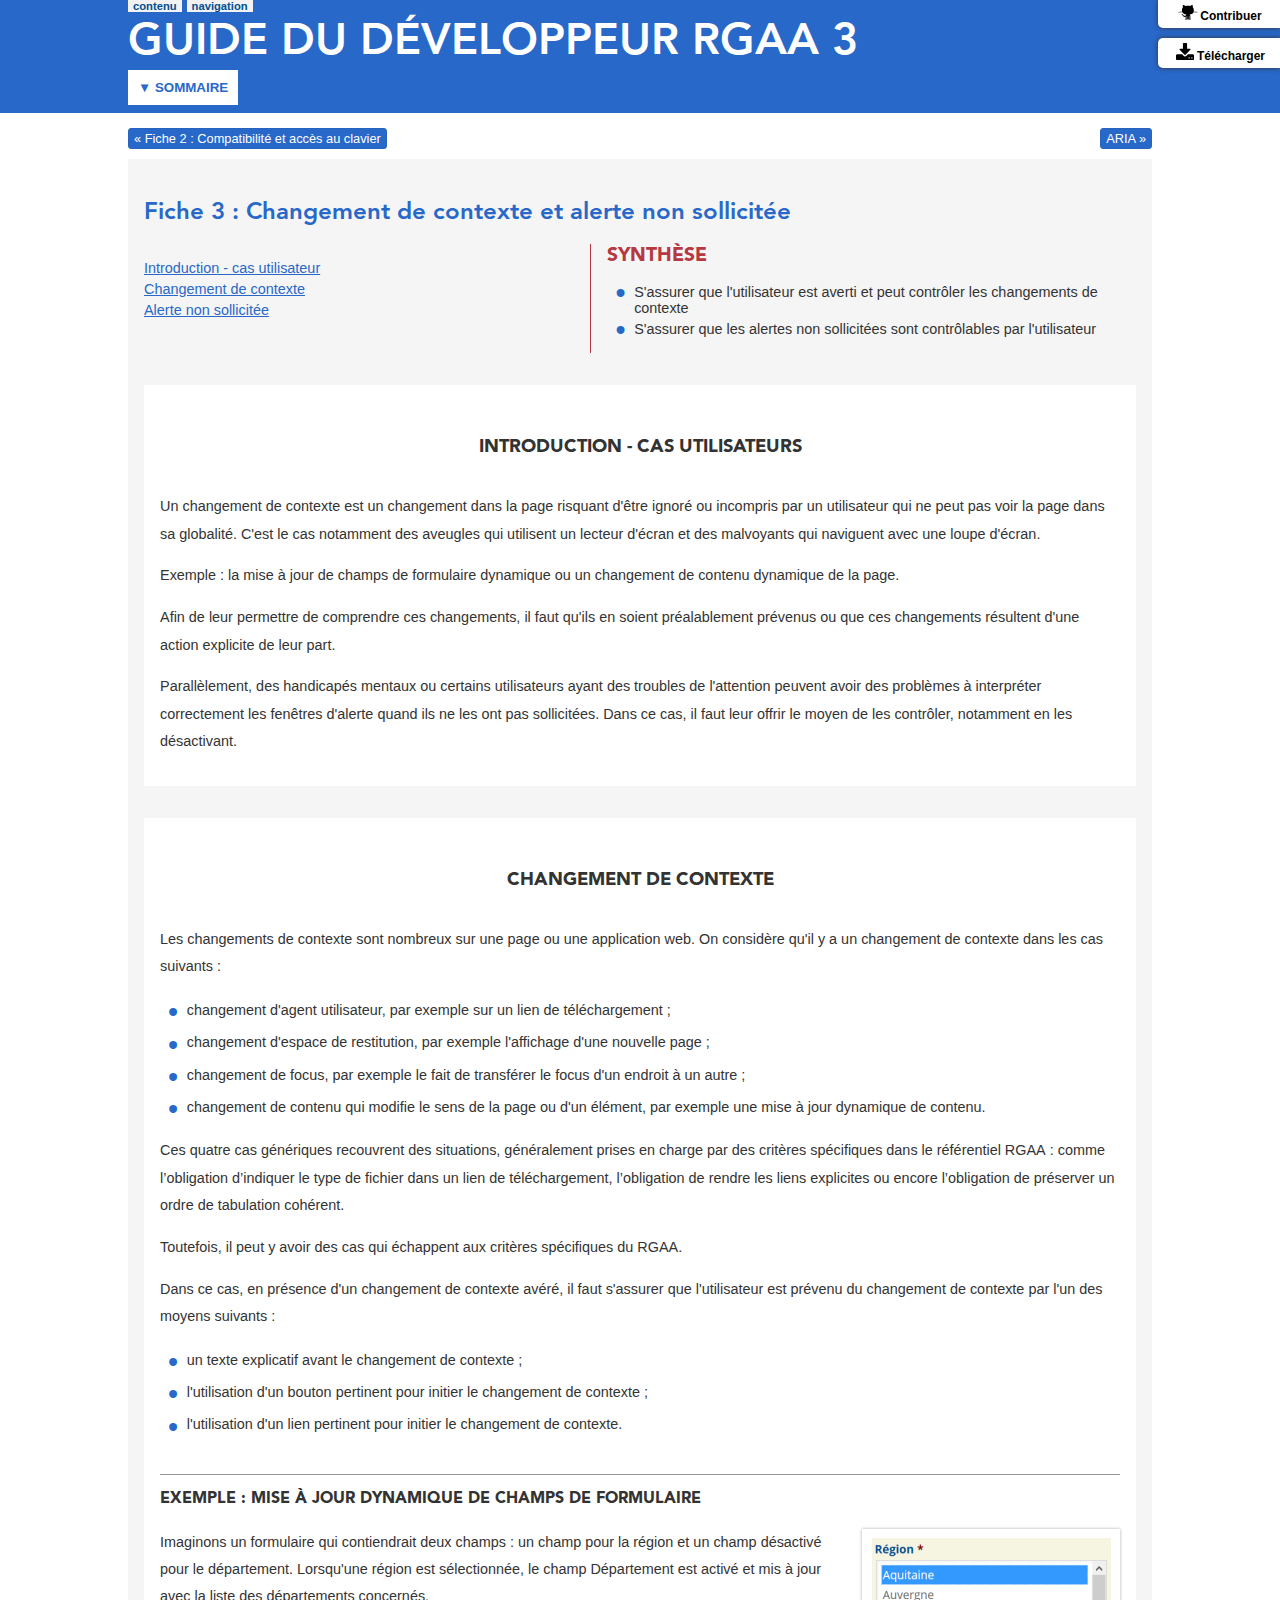
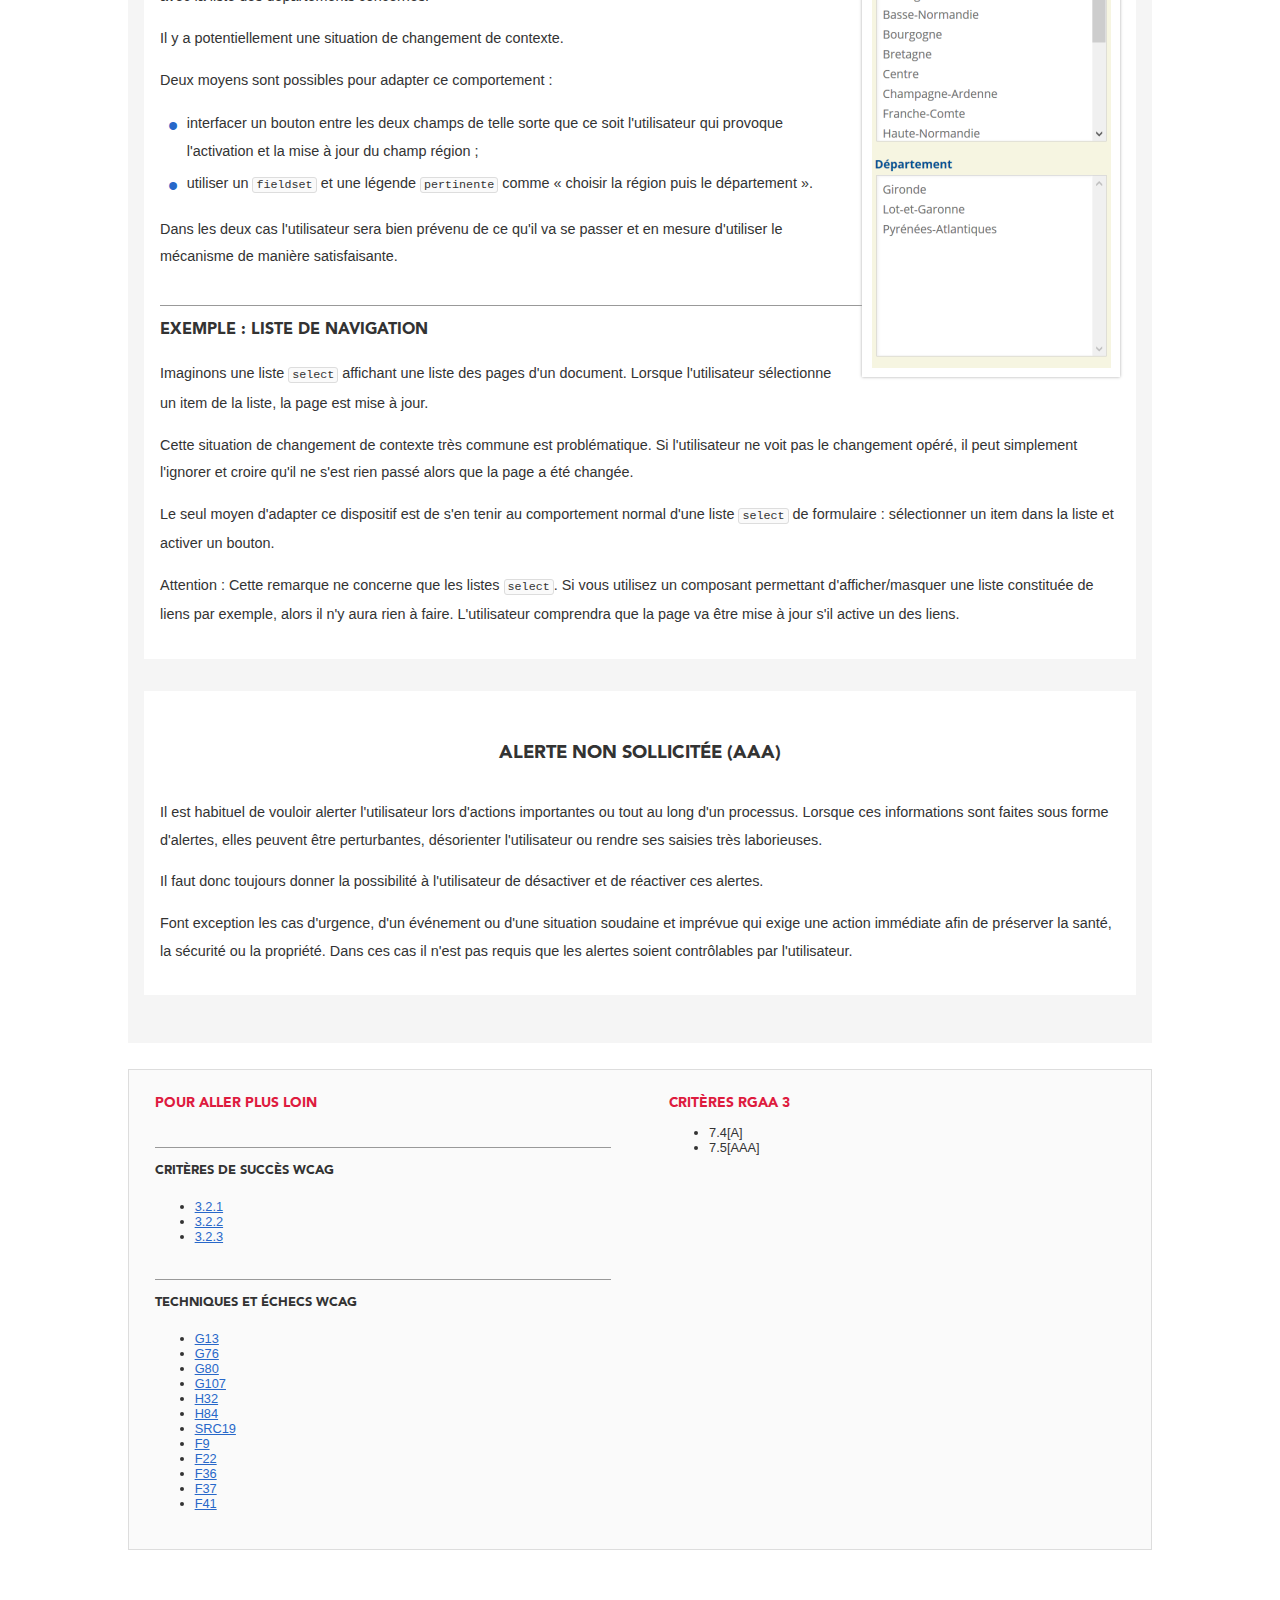
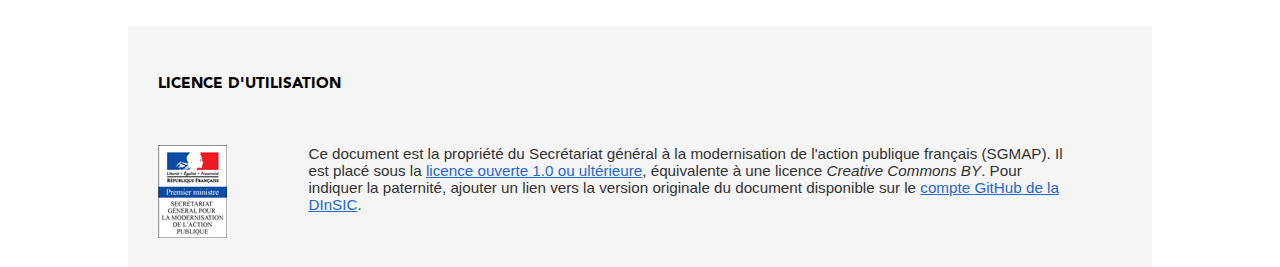
<file: 3-changement-contexte.html>
<!DOCTYPE html>
<html lang="fr">
<head>
  <meta charset="utf-8">
  <meta name="viewport" content="width=device-width, initial-scale=1.0, user-scalable=yes">
  <title>Fiche 3 : Changement de contexte et alerte non sollicitée - Guide du développeur RGAA 3</title>
  <!--[if lt IE 9]>
    <script src="http://html5shim.googlecode.com/svn/trunk/html5.js"></script>
  <![endif]-->
  <link rel="stylesheet" href="css/styles.css" media="all">
  <link rel="stylesheet" href="css/print.css" media="print">
  <script type="text/javascript" src="highlight/highlight.pack.js"></script>
  <link rel="stylesheet" href="highlight/styles/tomorrow-night-eighties.css" media="all">
	<script>hljs.initHighlightingOnLoad();</script>
</head>
<body>

<div class="main-header">
	<div class="inside">
		<ul class="skip-links">
			<li><a href="#main">contenu</a></li>
			<li><a href="#navigation">navigation</a></li>
		</ul>
		<header role="banner" class="header  clear" id="banner">
			<h1 class="title">Guide du développeur RGAA&nbsp;3</h1>
		</header>

		<nav role="navigation" class="gp-sommaire" id="navigation" aria-label="Sommaire du guide">
			<button id="btnSommaire" aria-expanded="false">Sommaire</button>
			<ul class="sommaire is-hidden" id="sommaireToggle">
				<li><a href="index.html">Introduction</a></li>
				<li><a href="1-ordre-tab-piege-clavier.html">Fiche 1&nbsp;: Ordre de tabulation et piège au clavier</a></li>
				<li><a href="2-compatibilite-access-clavier.html">Fiche 2&nbsp;: Compatibilité et accès au clavier</a></li>
				<li><a href="3-changement-contexte.html">Fiche 3&nbsp;: Changement de contexte et alerte non sollicitée</a></li>
				<li><a href="4-aria.html">ARIA</a></li>
				<li><a href="5-api-aria.html">Fiche 4&nbsp;: Accessible Rich Internet Application (WAI ARIA) </a></li>
				<li><a href="6-lecteur-ecran.html">Fiche 5&nbsp;: Comment un lecteur d'écran sait-il de quoi il parle ?</a></li>
				<li><a href="7-motif-conception.html">Fiche 6&nbsp;: Motif de conception ARIA</a></li>
				<li><a href="8-base-reference.html">Fiche 7&nbsp;: Base de référence - Tests de restitution</a></li>
				<li><a href="9-utiliser-aria.html">Fiche 8&nbsp;: Utiliser ARIA</a></li>
			</ul>
		</nav>
		<div class="github-link">
			<p><a href="https://github.com/DISIC/guide-developpeur">Contribuer</a>
			<a class="pdfdown" title="Télécharger le Guide du développeur RGAA 3 (pdf, 1,4 Mo)" href="export/guide-developpeur.pdf">Télécharger</a></p>
		</div>
	</div>
</div>

<div id="wrapper">

	<nav role="navigation" class="internav clear">
		<ul>
			<li><a class="prev" href="2-compatibilite-access-clavier.html"><span aria-hidden="true"> &laquo; </span> Fiche 2&nbsp;: Compatibilité et accès au clavier</a></li>
			<li><a class="next" href="4-aria.html">ARIA <span aria-hidden="true"> &raquo; </span></a></li>
		</ul>
	</nav>

	<main id="main" role="main">
		<h1 class="fiche-title">Fiche 3&nbsp;: Changement de contexte et alerte non sollicitée&nbsp;</h1>
		
		<div class="bloc-haut">
			<ul class="nav-context">
				<li><a href="#introduction">Introduction - cas utilisateur</a></li>
				<li><a href="#contexte">Changement de contexte</a></li>
				<li><a href="#alert">Alerte non sollicitée</a></li>
			</ul>

			<aside role="complementary" class="clear resume">
				<h2 id="resume">Synthèse</h2>
				<ul>
				<li>S'assurer que l'utilisateur est averti et peut contrôler les changements de contexte</li>
				<li>S'assurer que les alertes non sollicitées sont contrôlables par l'utilisateur</li>
				</ul>
				
			</aside>
		</div>

		<article class="article" id="introduction">
			<h2>Introduction - cas utilisateurs</h2>
			<p>Un changement de contexte est un changement dans la page risquant d'être ignoré ou incompris par un utilisateur qui ne peut pas voir la page dans sa globalité. C'est le cas notamment des aveugles qui utilisent un lecteur d'écran et des malvoyants qui naviguent avec une loupe d'écran.</p>
			<p>Exemple&nbsp;: la mise à jour de champs de formulaire dynamique ou un changement de contenu dynamique de la page.</p>
			<p>Afin de leur permettre de comprendre ces changements, il faut qu'ils en soient préalablement prévenus ou que ces changements résultent d'une action explicite de leur part.</p>
			<p>Parallèlement, des handicapés mentaux ou certains utilisateurs ayant des troubles de l'attention peuvent avoir des problèmes à interpréter correctement les fenêtres d'alerte quand ils ne les ont pas sollicitées. Dans ce cas, il faut leur offrir le moyen de les contrôler, notamment en les désactivant.</p>
		</article>
		<article class="article" id="contexte">
<h2>Changement de contexte</h2>
		<p>Les changements de contexte sont nombreux sur une page ou une application web. On considère qu'il y a un changement de contexte dans les cas suivants&nbsp;:</p>
		<ul>
			<li>changement d'agent utilisateur, par exemple sur un lien de téléchargement ;</li>
			<li>changement d'espace de restitution, par exemple l'affichage d'une nouvelle page ;</li>
			<li>changement de focus, par exemple le fait de transférer le focus d'un endroit à un autre ;</li>
			<li>changement de contenu qui modifie le sens de la page ou d'un élément, par exemple une mise à jour dynamique de contenu.</li>			
		</ul>
		<p>Ces quatre cas génériques recouvrent des situations, généralement prises en charge par des critères spécifiques dans le référentiel RGAA&nbsp;: comme l’obligation d’indiquer le type de fichier dans un lien de téléchargement, l’obligation de rendre les liens explicites ou encore l’obligation de préserver un ordre de tabulation cohérent.</p>
		<p>Toutefois, il peut y avoir des cas qui échappent aux critères spécifiques du RGAA.</p>
		<p>Dans ce cas, en présence d'un changement de contexte avéré, il faut s'assurer que l'utilisateur est prévenu du changement de contexte par l'un des moyens suivants&nbsp;:</p>
		<ul>
			<li>un texte explicatif avant le changement de contexte ;</li>
			<li>l'utilisation d'un bouton pertinent pour initier le changement de contexte ;</li>
			<li>l'utilisation d'un lien pertinent pour initier le changement de contexte.</li>
		</ul>
		<h3>Exemple&nbsp;: mise à jour dynamique de champs de formulaire</h3>
		<p><img src="img/7.4-changementcontexte.png" alt="" class="right" /> Imaginons un formulaire qui contiendrait deux champs&nbsp;: un champ pour la région et un champ désactivé pour le département. Lorsqu'une région est sélectionnée, le champ Département est activé et mis à jour avec la liste des départements concernés.</p>
		<p>Il y a potentiellement une situation de changement de contexte.</p>
		<p>Deux moyens sont possibles pour adapter ce comportement : </p>
		<ul>
			<li>interfacer un bouton entre les deux champs de telle sorte que ce soit l'utilisateur qui provoque l'activation et la mise à jour du champ région ;</li>
			<li>utiliser un <code>fieldset</code> et une légende <code>pertinente</code> comme «&nbsp;choisir la région puis le département&nbsp;».</li>
		</ul>
		<p>Dans les deux cas l'utilisateur sera bien prévenu de ce qu'il va se passer et en mesure d'utiliser le mécanisme de manière satisfaisante.</p>
		<h3>Exemple : liste de navigation</h3>
		<p>Imaginons une liste <code>select</code> affichant une liste des pages d'un document. Lorsque l'utilisateur sélectionne un item de la liste, la page est mise à jour.</p>
		<p>Cette situation de changement de contexte très commune est problématique. Si l'utilisateur ne voit pas le changement opéré, il peut simplement l'ignorer et croire qu'il ne s'est rien passé alors que la page a été changée.</p>
		<p>Le seul moyen d'adapter ce dispositif est de s'en tenir au comportement normal d'une liste <code>select</code> de formulaire&nbsp;: sélectionner un item dans la liste et activer un bouton.</p>
		<p>Attention&nbsp;: Cette remarque ne concerne que les listes <code>select</code>. Si vous utilisez un composant permettant d'afficher/masquer une liste constituée de liens par exemple, alors il n'y aura rien à faire. L'utilisateur comprendra que la page va être mise à jour s'il active un des liens.</p>
		</article>
		<article class="article" id="alerte">
		<h2>Alerte non sollicitée (AAA)</h2>
		<p>Il est habituel de vouloir alerter l'utilisateur lors d'actions importantes ou tout au long d'un processus. Lorsque ces informations sont faites sous forme d'alertes, elles peuvent être perturbantes, désorienter l'utilisateur ou rendre ses saisies très laborieuses.</p>
		<p>Il faut donc toujours donner la possibilité à l'utilisateur de désactiver et de réactiver ces alertes.</p>
		<p>Font exception les cas d'urgence, d'un événement ou d'une situation soudaine et imprévue qui exige une action immédiate afin de préserver la santé, la sécurité ou la propriété. Dans ces cas il n'est pas requis que les alertes soient contrôlables par l'utilisateur.</p>
		</article>
	</main>

	<aside role="complementary" id="footer-block" class="clear">
		<div class="col-1-2">
			<h2 id="plusloin">Pour aller plus loin</h2>
			<h3>Critères de succès WCAG</h3>
		<ul>
			<li><a href="https://www.w3.org/Translations/WCAG20-fr/#consistent-behavior-receive-focus">3.2.1</a></li>
			<li><a href="https://www.w3.org/Translations/WCAG20-fr/#consistent-behavior-unpredictable-change">3.2.2</a></li>
			<li><a href="https://www.w3.org/Translations/WCAG20-fr/#consistent-behavior-no-extreme-changes-context">3.2.3</a></li>
		</ul>
		<h3>Techniques et échecs WCAG</h3>
		<ul>
			<li><a href="https://www.w3.org/TR/WCAG-TECHS/G13.html">G13</a></li>
			<li><a href="https://www.w3.org/TR/WCAG-TECHS/G76.html">G76</a></li>
			<li><a href="https://www.w3.org/TR/WCAG-TECHS/G80.html">G80</a></li>
			<li><a href="https://www.w3.org/TR/WCAG-TECHS/G107.html">G107</a></li>		
			<li><a href="https://www.w3.org/TR/WCAG-TECHS/H32.html">H32</a></li>
			<li><a href="https://www.w3.org/TR/WCAG-TECHS/H84.html">H84</a></li>
			<li><a href="https://www.w3.org/TR/WCAG-TECHS/SRC19.html">SRC19</a></li>
			<li><a href="https://www.w3.org/TR/WCAG-TECHS/F9.html">F9</a></li>
			<li><a href="https://www.w3.org/TR/WCAG-TECHS/F22.html">F22</a></li>
			<li><a href="https://www.w3.org/TR/WCAG-TECHS/F36.html">F36</a></li>
			<li><a href="https://www.w3.org/TR/WCAG-TECHS/F37.html">F37</a></li>				
			<li><a href="https://www.w3.org/TR/WCAG-TECHS/F41.html">F41</a></li>
		</ul>			

		</div>
		<div class="col-1-2">
			<h2 id="criteres">Critères RGAA 3</h2>
<ul>
			<li>7.4[A]</li>
			<li>7.5[AAA]</li>
		</ul>			
		</div>
	</aside>

	<footer id="footer" role="contentinfo" class="clear">
		<h2>Licence d'utilisation</h2>
		<p class="logo-smgap"><a href="http://references.modernisation.gouv.fr/"><img src="img/modernisation-logo.jpg" alt="Secrétariat général pour le modernisation de l'action publique"></a></p>
		<p>Ce document est la propri&#233;t&#233; du Secr&#233;tariat g&#233;n&#233;ral &#224; la modernisation de l'action publique fran&#231;ais (SGMAP). Il est plac&#233; sous la <a href="https://www.etalab.gouv.fr/licence-ouverte-open-licence">licence ouverte 1.0 ou ult&#233;rieure</a>, &#233;quivalente &#224; une licence <i lang="en">Creative Commons BY</i>. Pour indiquer la paternit&#233;, ajouter un lien vers la version originale du document disponible sur le <a href="https://github.com/DISIC">compte <span lang="en">GitHub</span> de la DInSIC</a>.</p>
	</footer>

</div>
<script type="text/javascript" src="js/script.js"></script>
</body>
</html>
</file>
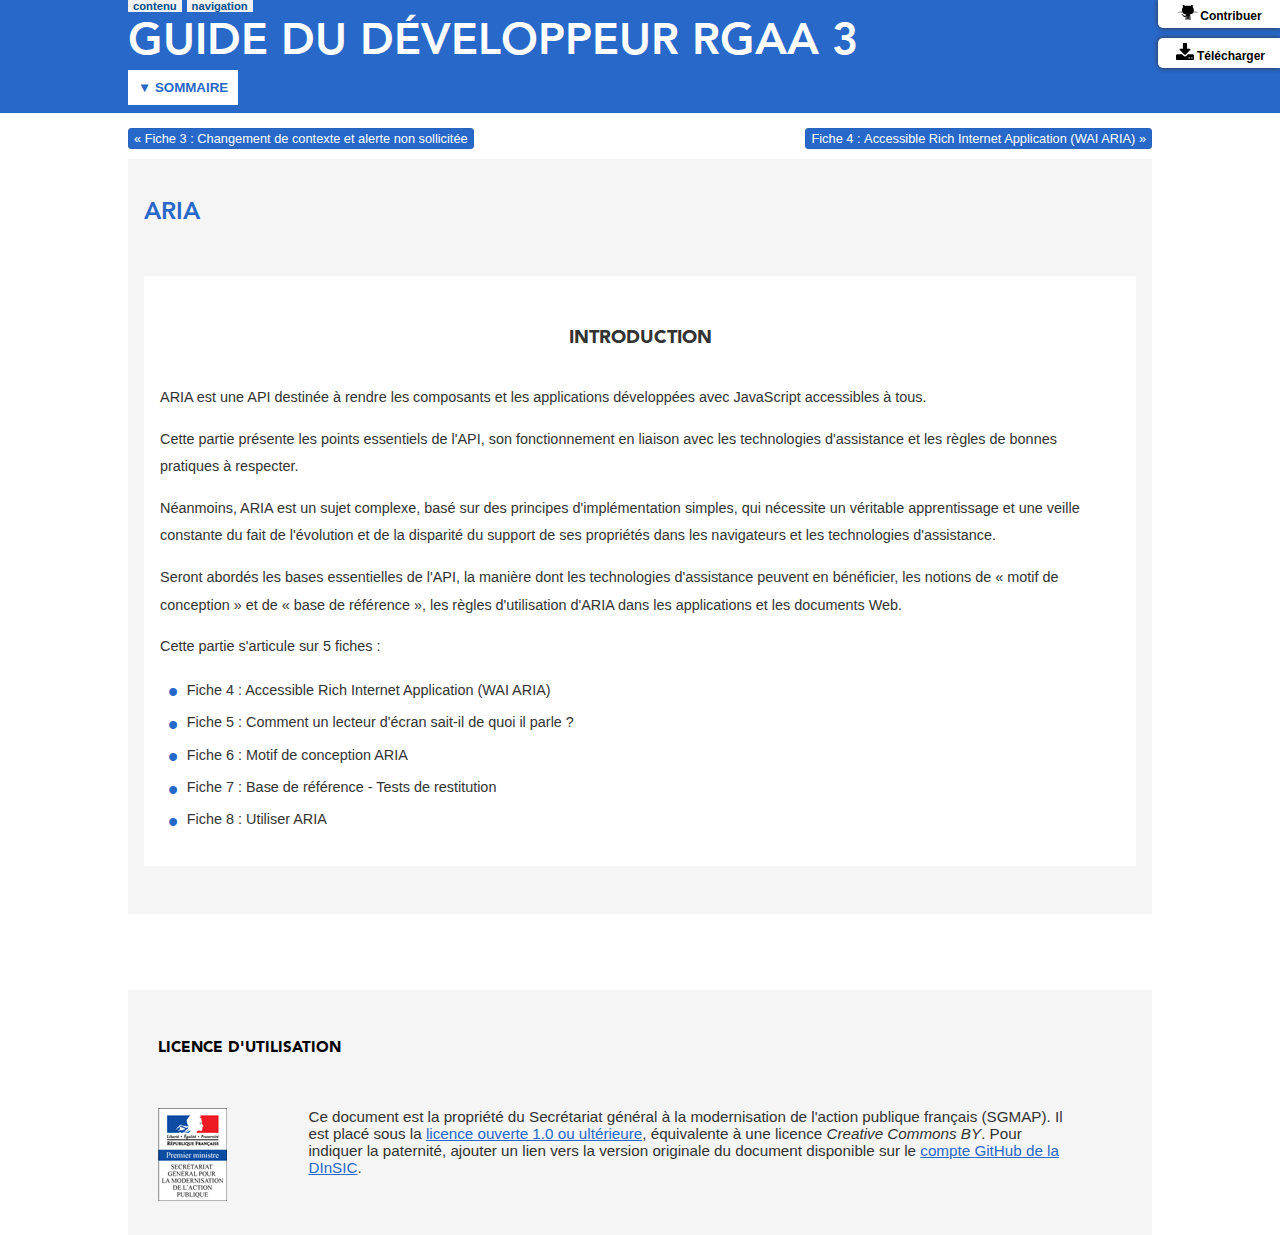
<file: 4-aria.html>
<!DOCTYPE html>
<html lang="fr">
<head>
  <meta charset="utf-8">
  <meta name="viewport" content="width=device-width, initial-scale=1.0, user-scalable=yes">
  <title>ARIA - Guide du développeur RGAA 3</title>
  <!--[if lt IE 9]>
    <script src="http://html5shim.googlecode.com/svn/trunk/html5.js"></script>
  <![endif]-->
  <link rel="stylesheet" href="css/styles.css" media="all">
  <link rel="stylesheet" href="css/print.css" media="print">
  <script type="text/javascript" src="highlight/highlight.pack.js"></script>
  <link rel="stylesheet" href="highlight/styles/tomorrow-night-eighties.css" media="all">
	<script>hljs.initHighlightingOnLoad();</script>
</head>
<body>

<div class="main-header">
	<div class="inside">
		<ul class="skip-links">
			<li><a href="#main">contenu</a></li>
			<li><a href="#navigation">navigation</a></li>
		</ul>
		<header role="banner" class="header  clear" id="banner">
			<h1 class="title">Guide du développeur RGAA&nbsp;3</h1>
		</header>

		<nav role="navigation" class="gp-sommaire" id="navigation" aria-label="Sommaire du guide">
			<button id="btnSommaire" aria-expanded="false">Sommaire</button>
			<ul class="sommaire is-hidden" id="sommaireToggle">
				<li><a href="index.html">Introduction</a></li>
				<li><a href="1-ordre-tab-piege-clavier.html">Fiche 1&nbsp;: Ordre de tabulation et piège au clavier</a></li>
				<li><a href="2-compatibilite-access-clavier.html">Fiche 2&nbsp;: Compatibilité et accès au clavier</a></li>
				<li><a href="3-changement-contexte.html">Fiche 3&nbsp;: Changement de contexte et alerte non sollicitée</a></li>
				<li><a href="4-aria.html">ARIA</a></li>
				<li><a href="5-api-aria.html">Fiche 4&nbsp;: Accessible Rich Internet Application (WAI ARIA) </a></li>
				<li><a href="6-lecteur-ecran.html">Fiche 5&nbsp;: Comment un lecteur d'écran sait-il de quoi il parle ?</a></li>
				<li><a href="7-motif-conception.html">Fiche 6&nbsp;: Motif de conception ARIA</a></li>
				<li><a href="8-base-reference.html">Fiche 7&nbsp;: Base de référence - Tests de restitution</a></li>
				<li><a href="9-utiliser-aria.html">Fiche 8&nbsp;: Utiliser ARIA</a></li>							
			</ul>
		</nav>
		<div class="github-link">
			<p><a href="https://github.com/DISIC/guide-developpeur">Contribuer</a>
			<a class="pdfdown" title="Télécharger le Guide du développeur RGAA 3 (pdf, 1,4 Mo)" href="export/guide-developpeur.pdf">Télécharger</a></p>
		</div>
	</div>
</div>

<div id="wrapper">

	<nav role="navigation" class="internav clear">
		<ul>
			<li><a class="prev" href="3-changement-contexte.html"><span aria-hidden="true"> &laquo; </span>Fiche 3&nbsp;: Changement de contexte et alerte non sollicitée</a></li>
			<li><a class="next" href="5-api-aria.html">Fiche 4&nbsp;: <span lang="en">Accessible Rich Internet Application (WAI ARIA)</span> <span aria-hidden="true"> &raquo; </span></a></li>
		</ul>
	</nav>

	<main id="main" role="main">
		<h1 class="fiche-title">ARIA&nbsp;</h1>
		<article class="article" id="introduction">
			<h2>Introduction</h2>
<p>ARIA est une API destinée à rendre les composants et les applications développées avec JavaScript accessibles à tous.</p>
<p>Cette partie présente les points essentiels de l'API, son fonctionnement en liaison avec les technologies d'assistance et les règles de bonnes pratiques à respecter.</p>
<p>Néanmoins, ARIA est un sujet complexe, basé sur des principes d'implémentation simples, qui nécessite un véritable apprentissage et une veille constante du fait de l'évolution et de la disparité du support de ses propriétés dans les navigateurs et les technologies d'assistance.</p>
<p>Seront abordés les bases essentielles de l'API, la manière dont les technologies d'assistance peuvent en bénéficier, les notions de «&nbsp;motif de conception&nbsp;» et de «&nbsp;base de référence&nbsp;», les règles d'utilisation d'ARIA dans les applications et les documents Web.</p>
<p>Cette partie s'articule sur 5 fiches&nbsp;:</p> 
<ul>
	<li>Fiche 4&nbsp;: Accessible Rich Internet Application (WAI ARIA)</li>
	<li>Fiche 5&nbsp;: Comment un lecteur d'écran sait-il de quoi il parle ?</li>
	<li>Fiche 6&nbsp;: Motif de conception ARIA</li>
	<li>Fiche 7&nbsp;: Base de référence - Tests de restitution</li>
	<li>Fiche 8&nbsp;: Utiliser ARIA</li>	
</ul>			
</article>
	</main>

	<footer id="footer" role="contentinfo" class="clear">
		<h2>Licence d'utilisation</h2>
		<p class="logo-smgap"><a href="http://references.modernisation.gouv.fr/"><img src="img/modernisation-logo.jpg" alt="Secrétariat général pour le modernisation de l'action publique"></a></p>
		<p>Ce document est la propri&#233;t&#233; du Secr&#233;tariat g&#233;n&#233;ral &#224; la modernisation de l'action publique fran&#231;ais (SGMAP). Il est plac&#233; sous la <a href="https://www.etalab.gouv.fr/licence-ouverte-open-licence">licence ouverte 1.0 ou ult&#233;rieure</a>, &#233;quivalente &#224; une licence <i lang="en">Creative Commons BY</i>. Pour indiquer la paternit&#233;, ajouter un lien vers la version originale du document disponible sur le <a href="https://github.com/DISIC">compte <span lang="en">GitHub</span> de la DInSIC</a>.</p>
	</footer>

</div>
<script type="text/javascript" src="js/script.js"></script>
</body>
</html>
</file>
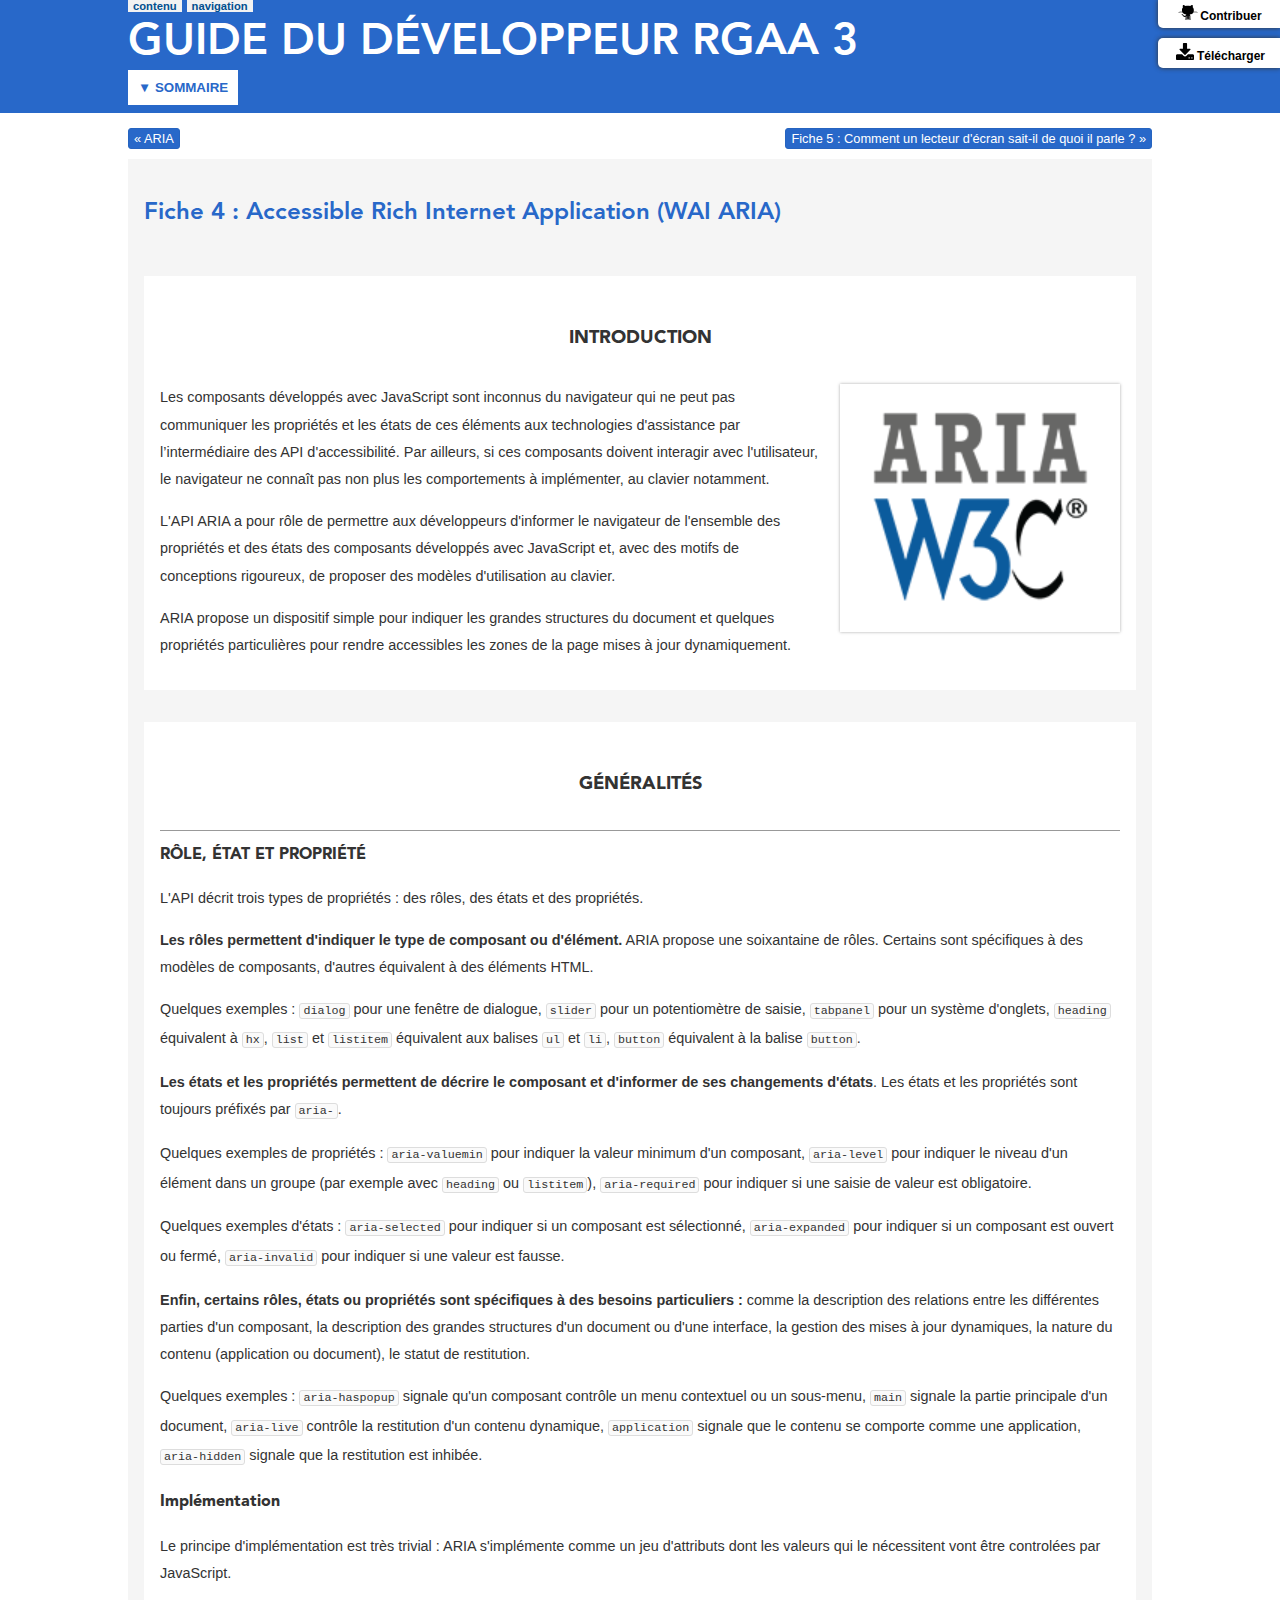
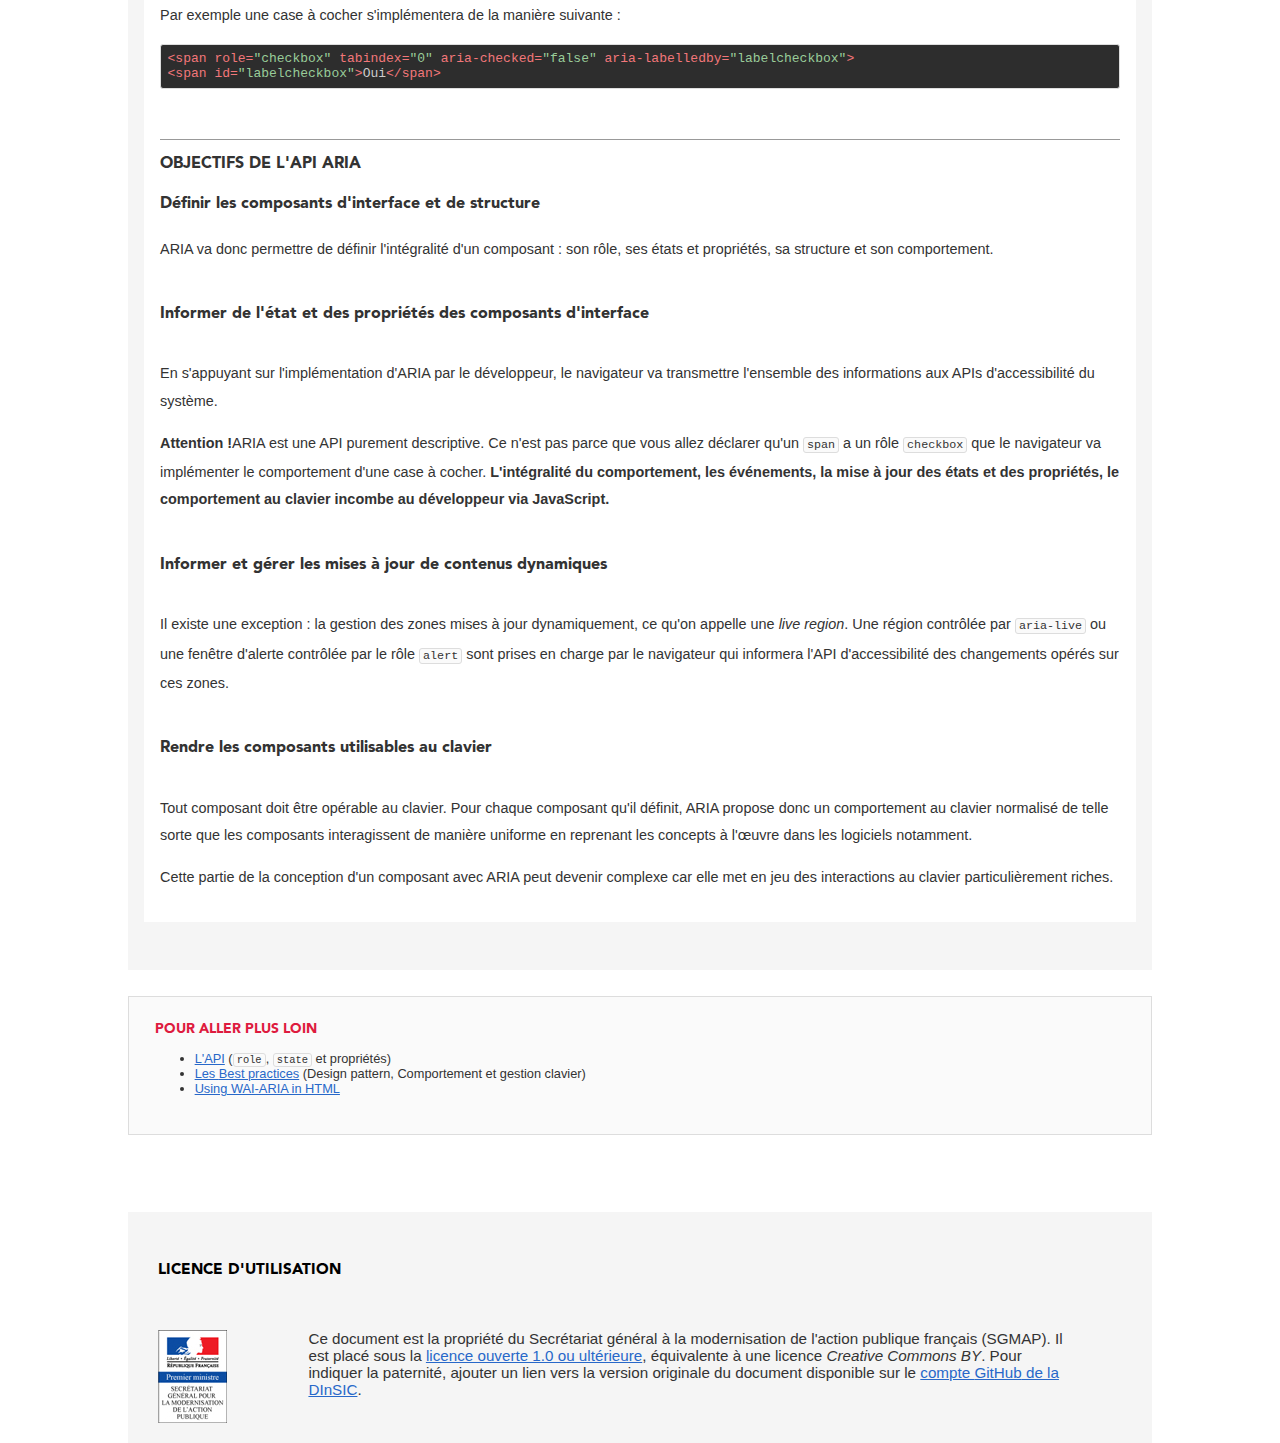
<file: 5-api-aria.html>
<!DOCTYPE html>
<html lang="fr">
<head>
  <meta charset="utf-8">
  <meta name="viewport" content="width=device-width, initial-scale=1.0, user-scalable=yes">
  <title>Fiche 4 : Accessible Rich Internet Application (WAI ARIA) - Guide du développeur RGAA 3</title>
  <!--[if lt IE 9]>
    <script src="http://html5shim.googlecode.com/svn/trunk/html5.js"></script>
  <![endif]-->
  <link rel="stylesheet" href="css/styles.css" media="all">
  <link rel="stylesheet" href="css/print.css" media="print">
  <script type="text/javascript" src="highlight/highlight.pack.js"></script>
  <link rel="stylesheet" href="highlight/styles/tomorrow-night-eighties.css" media="all">
	<script>hljs.initHighlightingOnLoad();</script>
</head>
<body>

<div class="main-header">
	<div class="inside">
		<ul class="skip-links">
			<li><a href="#main">contenu</a></li>
			<li><a href="#navigation">navigation</a></li>
		</ul>
		<header role="banner" class="header  clear" id="banner">
			<h1 class="title">Guide du développeur RGAA&nbsp;3</h1>
		</header>

		<nav role="navigation" class="gp-sommaire" id="navigation" aria-label="Sommaire du guide">
			<button id="btnSommaire" aria-expanded="false">Sommaire</button>
			<ul class="sommaire is-hidden" id="sommaireToggle">
				<li><a href="index.html">Introduction</a></li>
				<li><a href="1-ordre-tab-piege-clavier.html">Fiche 1&nbsp;: Ordre de tabulation et piège au clavier</a></li>
				<li><a href="2-compatibilite-access-clavier.html">Fiche 2&nbsp;: Compatibilité et accès au clavier</a></li>
				<li><a href="3-changement-contexte.html">Fiche 3&nbsp;: Changement de contexte et alerte non sollicitée</a></li>
				<li><a href="4-aria.html">ARIA</a></li>
				<li><a href="5-api-aria.html">Fiche 4&nbsp;: Accessible Rich Internet Application (WAI ARIA) </a></li>
				<li><a href="6-lecteur-ecran.html">Fiche 5&nbsp;: Comment un lecteur d'écran sait-il de quoi il parle ?</a></li>
				<li><a href="7-motif-conception.html">Fiche 6&nbsp;: Motif de conception ARIA</a></li>
				<li><a href="8-base-reference.html">Fiche 7&nbsp;: Base de référence - Tests de restitution</a></li>
				<li><a href="9-utiliser-aria.html">Fiche 8&nbsp;: Utiliser ARIA</a></li>								
			</ul>
		</nav>
		<div class="github-link">
			<p><a href="https://github.com/DISIC/guide-developpeur">Contribuer</a>
			<a class="pdfdown" title="Télécharger le Guide du développeur RGAA 3 (pdf, 1,4 Mo)" href="export/guide-developpeur.pdf">Télécharger</a></p>
		</div>
	</div>
</div>

<div id="wrapper">

	<nav role="navigation" class="internav clear">
		<ul>
			<li><a class="prev" href="4-aria.html"><span aria-hidden="true"> &laquo; </span>ARIA </a></li>
			<li><a class="next" href="6-lecteur-ecran.html">Fiche 5&nbsp;: Comment un lecteur d'écran sait-il de quoi il parle ? <span aria-hidden="true"> &raquo; </span></a></li>
		</ul>
	</nav>

	<main id="main" role="main">
		<h1 class="fiche-title">Fiche 4&nbsp;: <span lang="en">Accessible Rich Internet Application</span> (WAI ARIA)&nbsp;</h1>

		<article class="article" id="introduction">
			<h2>Introduction</h2>
			<p><img src="img/aria-w3c.png" alt="" class="right" /> Les composants développés avec JavaScript sont inconnus du navigateur qui ne peut pas communiquer les propriétés et les états de ces éléments aux technologies d'assistance par l’intermédiaire des API d'accessibilité. Par ailleurs, si ces composants doivent interagir avec l'utilisateur, le navigateur ne connaît pas non plus les comportements à implémenter, au clavier notamment.</p>
			<p>L'API ARIA a pour rôle de permettre aux développeurs d'informer le navigateur de l'ensemble des propriétés et des états des composants développés avec JavaScript et, avec des motifs de conceptions rigoureux, de proposer des modèles d'utilisation au clavier.</p>
			<p>ARIA propose un dispositif simple pour indiquer les grandes structures du document et quelques propriétés particulières pour rendre accessibles les zones de la page mises à jour dynamiquement.</p>
		</article>
		<article class="article" id="essentiel">
			<h2>Généralités</h2>
		<h3>Rôle, état et propriété</h3>
		<p>L'API décrit trois types de propriétés : des rôles, des états et des propriétés.</p>
		<p><strong>Les rôles permettent d'indiquer le type de composant ou d'élément.</strong> ARIA propose une soixantaine de rôles. Certains sont spécifiques à des modèles de composants, d'autres équivalent à des éléments HTML.</p>
		<p>Quelques exemples&nbsp;: <code>dialog</code> pour une fenêtre de dialogue, <code>slider</code> pour un potentiomètre de saisie, <code>tabpanel</code> pour un système d'onglets, <code>heading</code> équivalent à <code>hx</code>, <code>list</code> et <code>listitem</code> équivalent aux balises <code>ul</code> et <code>li</code>, <code>button</code> équivalent à la balise <code>button</code>.</p>
		<p><strong>Les états et les propriétés permettent de décrire le composant et d'informer de ses changements d'états</strong>. Les états et les propriétés sont toujours préfixés par <code>aria-</code>.</p>
		<p>Quelques exemples de propriétés&nbsp;: <code>aria-valuemin</code> pour indiquer la valeur minimum d'un composant, <code>aria-level</code> pour indiquer le niveau d'un élément dans un groupe (par exemple avec <code>heading</code> ou <code>listitem</code>), <code>aria-required</code> pour indiquer si une saisie de valeur est obligatoire.</p>
		<p>Quelques exemples d'états&nbsp;: <code>aria-selected</code> pour indiquer si un composant est sélectionné, <code>aria-expanded</code> pour indiquer si un composant est ouvert ou fermé, <code>aria-invalid</code> pour indiquer si une valeur est fausse.</p>
		<p><strong>Enfin, certains rôles, états ou propriétés sont spécifiques à des besoins particuliers&nbsp;:</strong> comme la description des relations entre les différentes parties d'un composant, la description des grandes structures d'un document ou d'une interface, la gestion des mises à jour dynamiques, la nature du contenu (application ou document), le statut de restitution.</p>
		<p>Quelques exemples&nbsp;: <code>aria-haspopup</code> signale qu'un composant contrôle un menu contextuel ou un sous-menu, <code>main</code> signale la partie principale d'un document, <code>aria-live</code> contrôle la restitution d'un contenu dynamique, <code>application</code> signale que le contenu se comporte comme une application, <code>aria-hidden</code> signale que la restitution est inhibée.</p>
		<h4>Implémentation</h4>
		<p>Le principe d'implémentation est très trivial : ARIA s'implémente comme un jeu d'attributs dont les valeurs qui le nécessitent vont être controlées par JavaScript.</p>
		<p>Par exemple une case à cocher s'implémentera de la manière suivante&nbsp;:</p>
<pre><code class="html hljs xml"><span class="hljs-tag">&lt;<span class="hljs-title">span</span> <span class="hljs-attribute">role</span>=<span class="hljs-value">"checkbox"</span> <span class="hljs-attribute">tabindex</span>=<span class="hljs-value">"0"</span> <span class="hljs-attribute">aria-checked</span>=<span class="hljs-value">"false"</span> <span class="hljs-attribute">aria-labelledby</span>=<span class="hljs-value">"labelcheckbox"</span>&gt;</span>
<span class="hljs-tag">&lt;<span class="hljs-title">span</span> <span class="hljs-attribute">id</span>=<span class="hljs-value">"labelcheckbox"</span>&gt;</span>Oui<span class="hljs-tag">&lt;/<span class="hljs-title">span</span>&gt;</span>
</code>
</pre>
<h3>Objectifs de l'API ARIA</h3>
<h4>Définir les composants d'interface et de structure</h4>
<p>ARIA va donc permettre de définir l'intégralité d'un composant : son rôle, ses états et propriétés, sa structure et son comportement.</p>
<h5>Informer de l'état et des propriétés des composants d'interface</h5>
<p>En s'appuyant sur l'implémentation d'ARIA par le développeur, le navigateur va transmettre l'ensemble des informations aux APIs d'accessibilité du système.</p>
<p><strong>Attention !</strong>ARIA est une API purement descriptive. Ce n'est pas parce que vous allez déclarer qu'un <code>span</code> a un rôle <code>checkbox</code> que le navigateur va implémenter le comportement d'une case à cocher. <strong>L'intégralité du comportement, les événements, la mise à jour des états et des propriétés, le comportement au clavier incombe au développeur via JavaScript.</strong></p>
<h5>Informer et gérer les mises à jour de contenus dynamiques</h5>
<p>Il existe une exception : la gestion des zones mises à jour dynamiquement, ce qu'on appelle une <i lang="en">live region</i>. Une région contrôlée par <code>aria-live</code> ou une fenêtre d'alerte contrôlée par le rôle <code>alert</code> sont prises en charge par le navigateur qui informera l'API d'accessibilité des changements opérés sur ces zones.</p>
<h5>Rendre les composants utilisables au clavier</h5>
<p>Tout composant doit être opérable au clavier. Pour chaque composant qu'il définit, ARIA propose donc un comportement au clavier normalisé de telle sorte que les composants interagissent de manière uniforme en reprenant les concepts à l'œuvre dans les logiciels notamment.</p>
<p>Cette partie de la conception d'un composant avec ARIA peut devenir complexe car elle met en jeu des interactions au clavier particulièrement riches.</p>
		</article>
	</main>

	<aside role="complementary" id="footer-block" class="clear">
		<div class="col-1-2">
			<h2 id="plusloin">Pour aller plus loin</h2>
		<ul>
		<li><a href="https://www.w3.org/TR/wai-aria/roles">L'API</a> (<code>role</code>, <code>state</code> et propriétés)</li>
		<li><a href="https://www.w3.org/TR/wai-aria-practices/">Les <span lang="en">Best practices</span></a> (<span lang="en">Design pattern</span>, Comportement et gestion clavier)</li>
		<li><a href="https://github.com/w3c/using-aria/" lang="en">Using WAI-ARIA in HTML</a></li>
		</ul>
		</div>
	</aside>

	<footer id="footer" role="contentinfo" class="clear">
		<h2>Licence d'utilisation</h2>
		<p class="logo-smgap"><a href="http://references.modernisation.gouv.fr/"><img src="img/modernisation-logo.jpg" alt="Secrétariat général pour le modernisation de l'action publique"></a></p>
		<p>Ce document est la propri&#233;t&#233; du Secr&#233;tariat g&#233;n&#233;ral &#224; la modernisation de l'action publique fran&#231;ais (SGMAP). Il est plac&#233; sous la <a href="https://www.etalab.gouv.fr/licence-ouverte-open-licence">licence ouverte 1.0 ou ult&#233;rieure</a>, &#233;quivalente &#224; une licence <i lang="en">Creative Commons BY</i>. Pour indiquer la paternit&#233;, ajouter un lien vers la version originale du document disponible sur le <a href="https://github.com/DISIC">compte <span lang="en">GitHub</span> de la DInSIC</a>.</p>
	</footer>

</div>
<script type="text/javascript" src="js/script.js"></script>
</body>
</html>
</file>
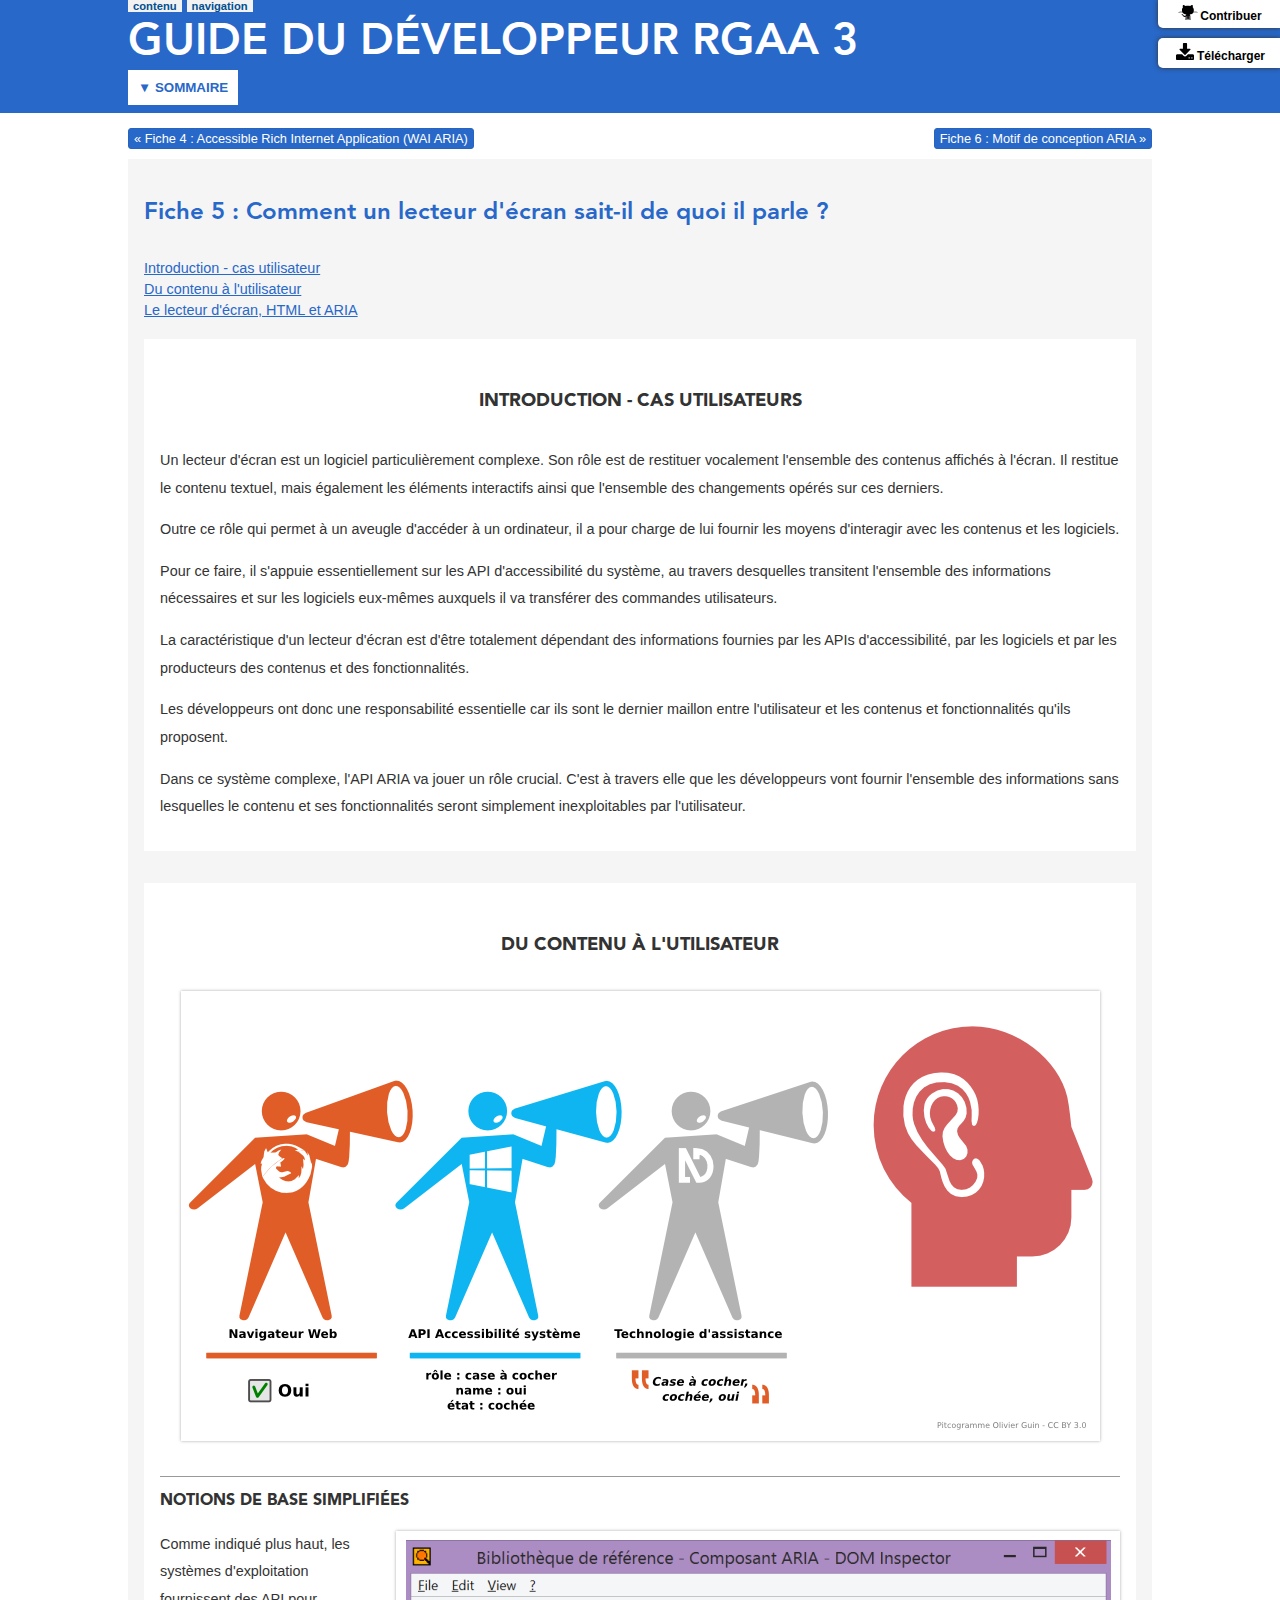
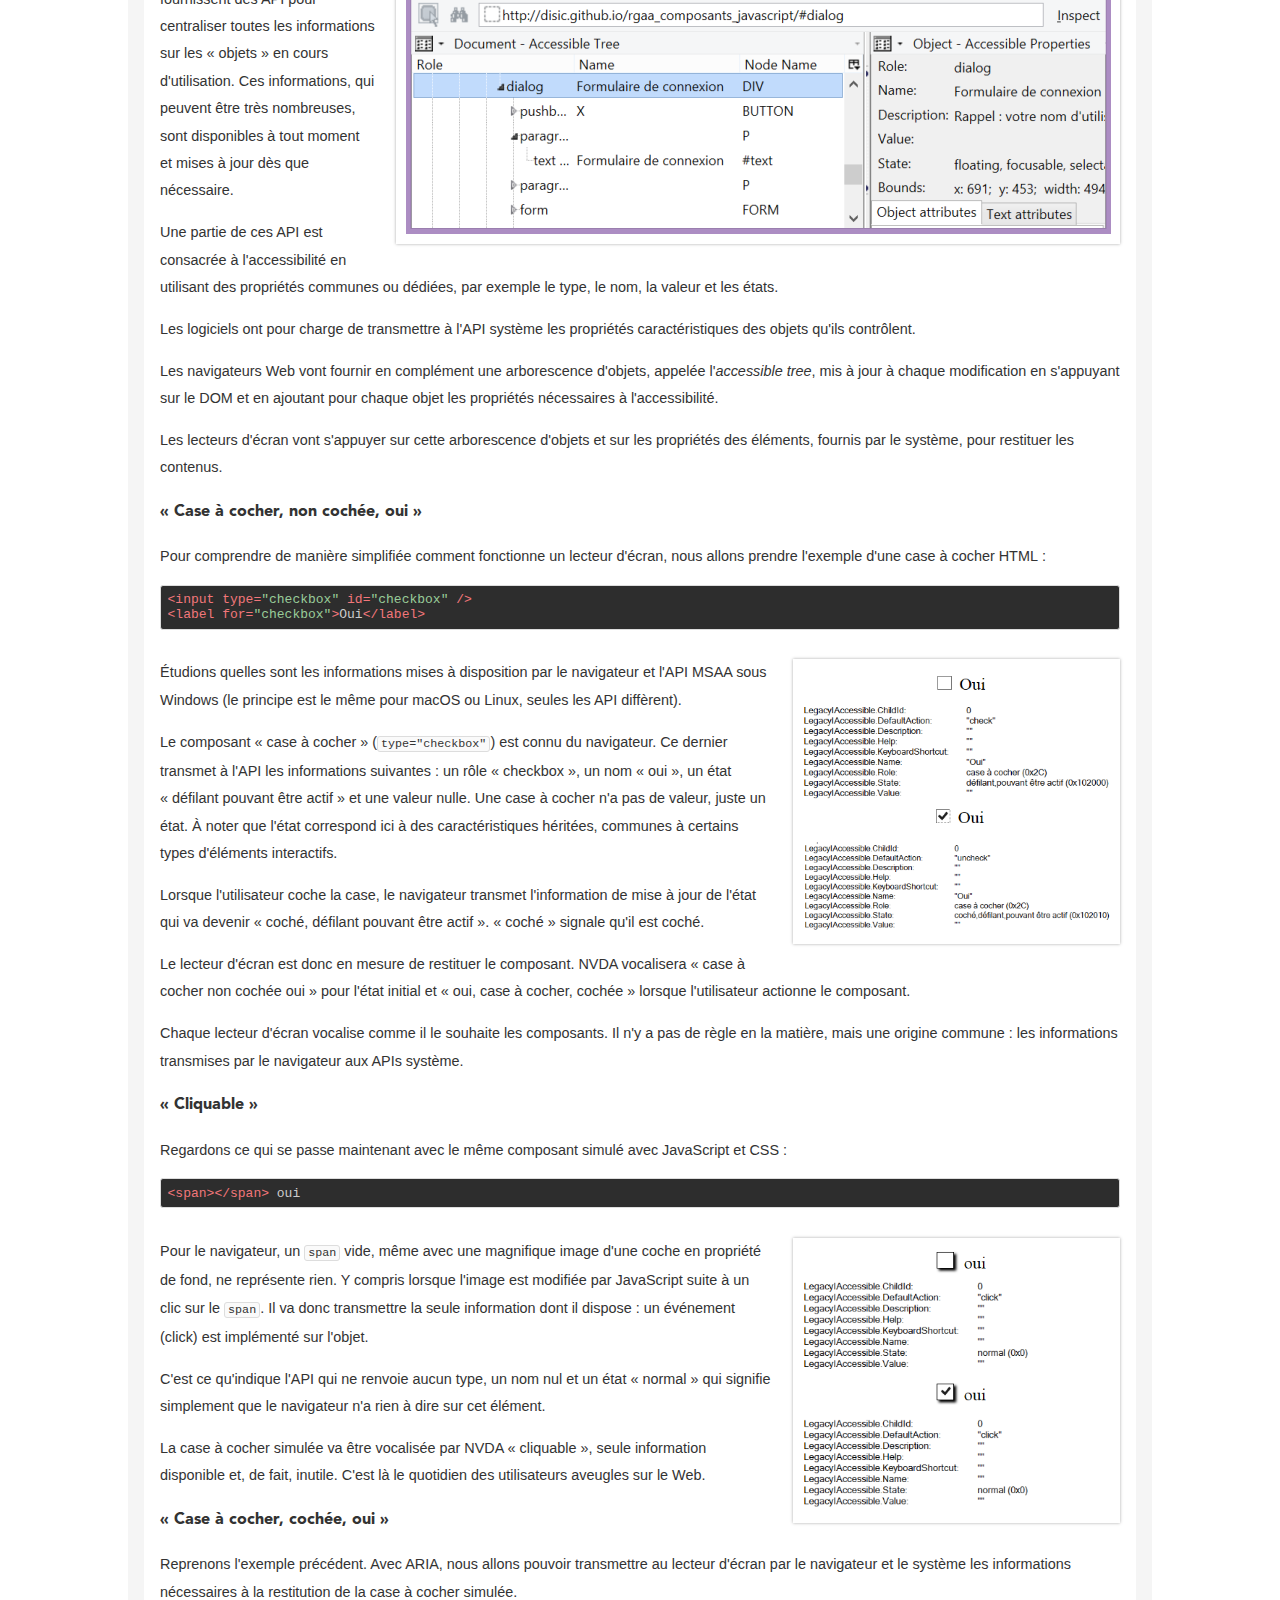
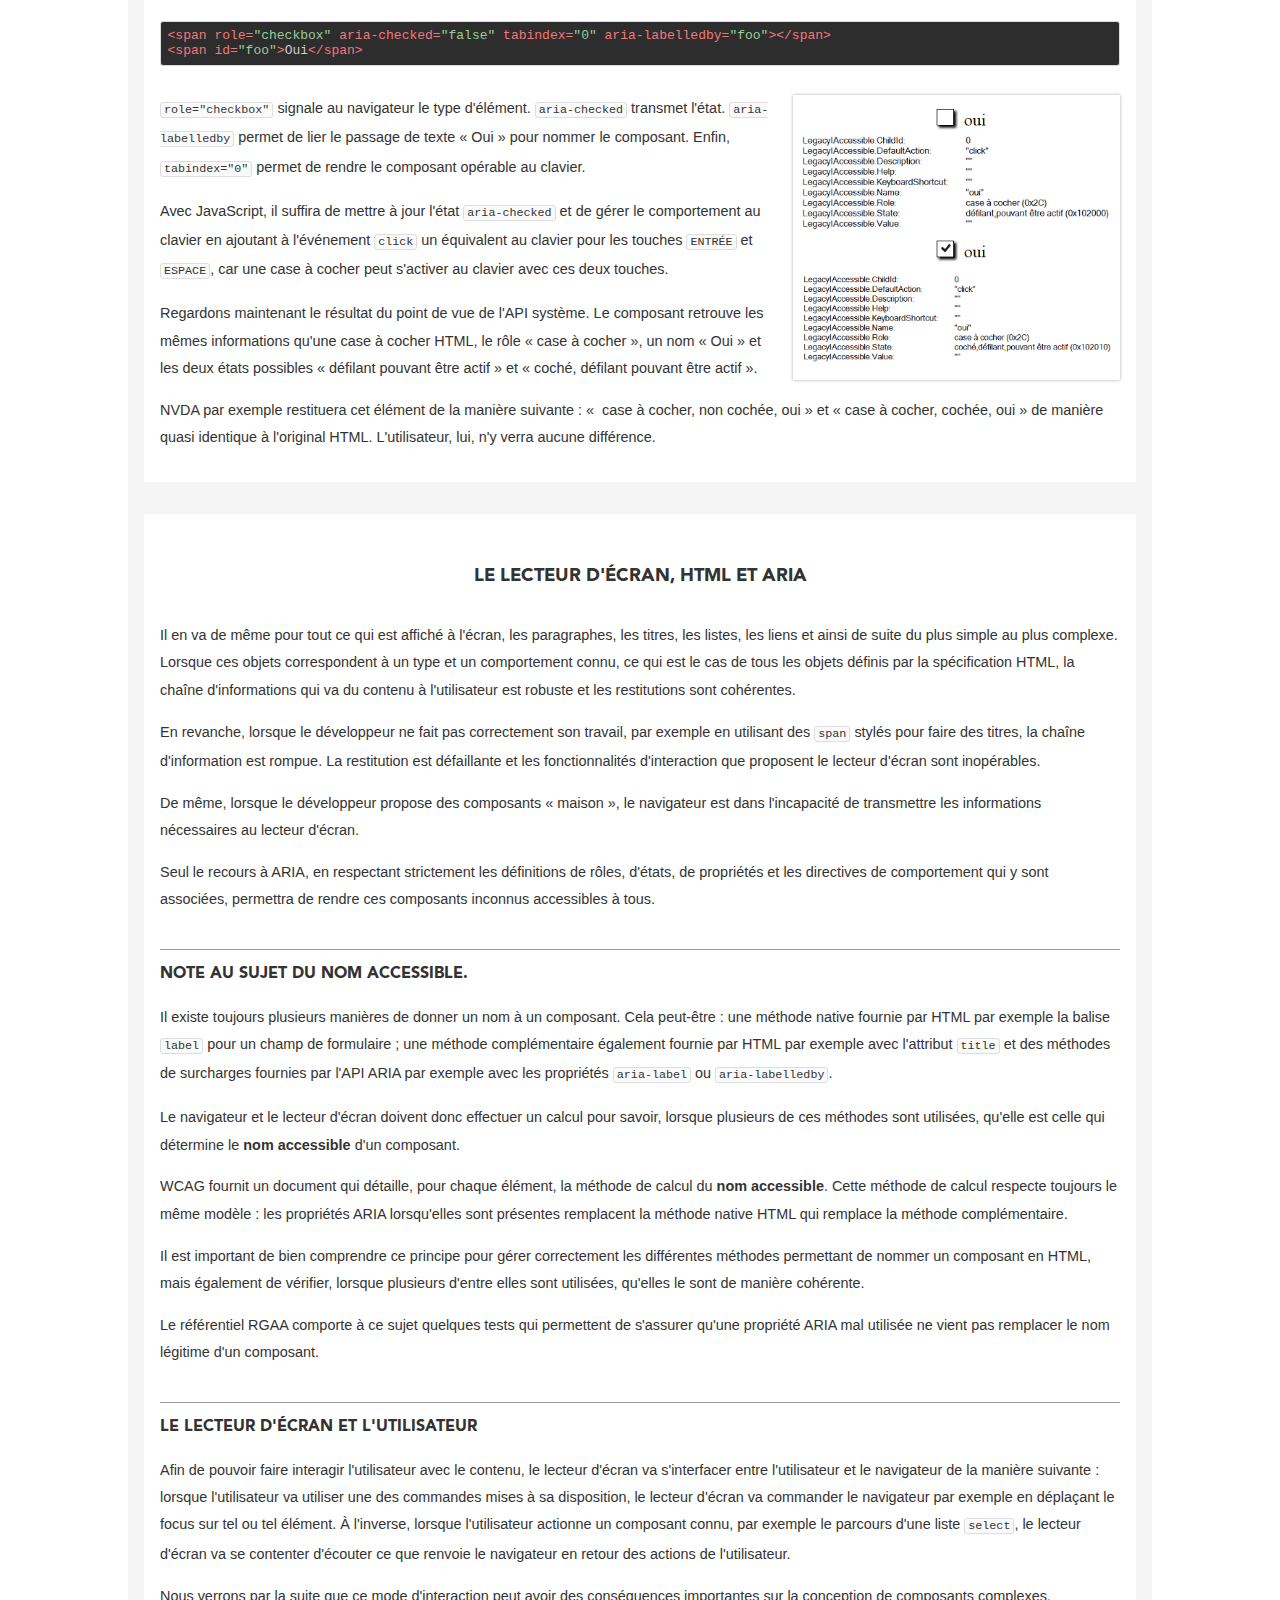
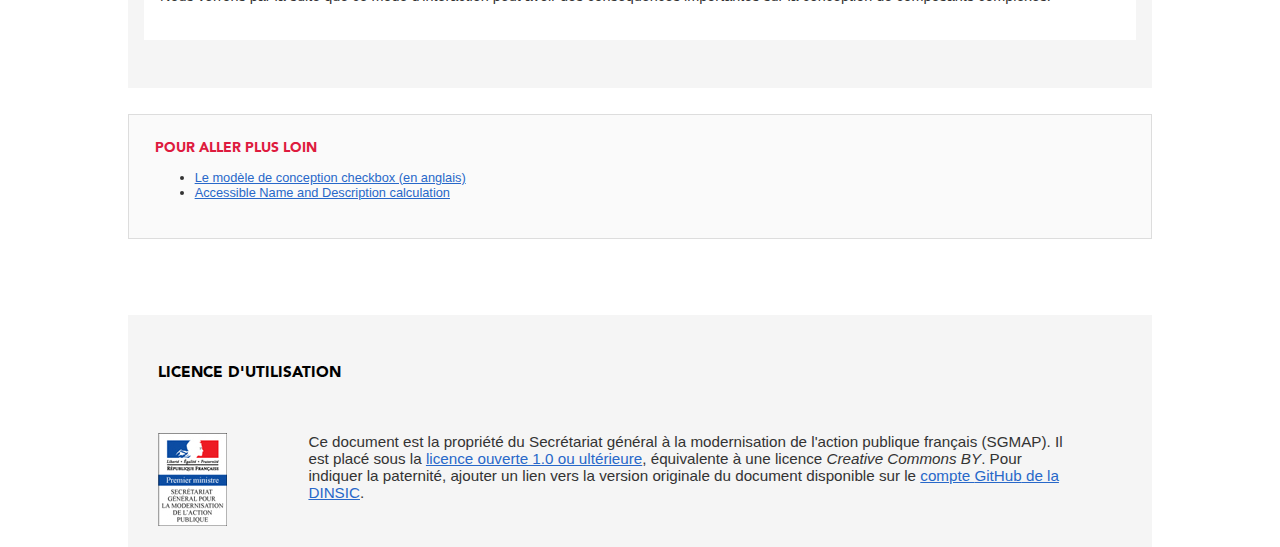
<file: 6-lecteur-ecran.html>
<!DOCTYPE html>
<html lang="fr">
<head>
  <meta charset="utf-8">
  <meta name="viewport" content="width=device-width, initial-scale=1.0, user-scalable=yes">
  <title>Fiche 5 : Comment un lecteur d'écran sait-il de quoi il parle ? - Guide du développeur RGAA 3</title>
  <!--[if lt IE 9]>
    <script src="http://html5shim.googlecode.com/svn/trunk/html5.js"></script>
  <![endif]-->
  <link rel="stylesheet" href="css/styles.css" media="all">
  <link rel="stylesheet" href="css/print.css" media="print">
  <script type="text/javascript" src="highlight/highlight.pack.js"></script>
  <link rel="stylesheet" href="highlight/styles/tomorrow-night-eighties.css" media="all">
	<script>hljs.initHighlightingOnLoad();</script>
</head>
<body>

<div class="main-header">
	<div class="inside">
		<ul class="skip-links">
			<li><a href="#main">contenu</a></li>
			<li><a href="#navigation">navigation</a></li>
		</ul>
		<header role="banner" class="header  clear" id="banner">
			<h1 class="title">Guide du développeur RGAA&nbsp;3</h1>
		</header>

		<nav role="navigation" class="gp-sommaire" id="navigation" aria-label="Sommaire du guide">
			<button id="btnSommaire" aria-expanded="false">Sommaire</button>
			<ul class="sommaire is-hidden" id="sommaireToggle">
				<li><a href="index.html">Introduction</a></li>
				<li><a href="1-ordre-tab-piege-clavier.html">Fiche 1&nbsp;: Ordre de tabulation et piège au clavier</a></li>
				<li><a href="2-compatibilite-access-clavier.html">Fiche 2&nbsp;: Compatibilité et accès au clavier</a></li>
				<li><a href="3-changement-contexte.html">Fiche 3&nbsp;: Changement de contexte et alerte non sollicitée</a></li>
				<li><a href="4-aria.html">ARIA</a></li>
				<li><a href="5-api-aria.html">Fiche 4&nbsp;: Accessible Rich Internet Application (WAI ARIA)</a></li>
				<li><a href="6-lecteur-ecran.html">Fiche 5&nbsp;: Comment un lecteur d'écran sait-il de quoi il parle ?</a></li>
				<li><a href="7-motif-conception.html">Fiche 6&nbsp;: Motif de conception ARIA</a></li>
				<li><a href="8-base-reference.html">Fiche 7&nbsp;: Base de référence - Tests de restitution</a></li>
				<li><a href="9-utiliser-aria.html">Fiche 8&nbsp;: Utiliser ARIA</a></li>								
			</ul>
		</nav>
		<div class="github-link">
			<p><a href="https://github.com/DISIC/guide-developpeur">Contribuer</a>
			<a class="pdfdown" title="Télécharger le Guide du développeur RGAA 3 (pdf, 1,4 Mo)" href="export/guide-developpeur.pdf">Télécharger</a></p>
		</div>
	</div>
</div>

<div id="wrapper">

	<nav role="navigation" class="internav clear">
		<ul>
			<li><a class="prev" href="5-api-aria.html"><span aria-hidden="true"> &laquo; </span>Fiche 4&nbsp;: Accessible Rich Internet Application (WAI ARIA) </a></li>
			<li><a class="next" href="7-motif-conception.html">Fiche 6&nbsp;: Motif de conception ARIA <span aria-hidden="true"> &raquo; </span></a></li>
		</ul>
	</nav>

	<main id="main" role="main">
		<h1 class="fiche-title">Fiche 5&nbsp;: Comment un lecteur d'écran sait-il de quoi il parle&nbsp;?</h1>
		
		<div class="bloc-haut">
			<ul class="nav-context">
				<li><a href="#introduction">Introduction - cas utilisateur</a></li>
				<li><a href="#contenu-utilisateur">Du contenu à l'utilisateur</a></li>
				<li><a href="#lecteur-ecran-HTML-ARIA">Le lecteur d'écran, HTML et ARIA</a></li>
			</ul>
		</div>

		<article class="article" id="introduction">
			<h2>Introduction - cas utilisateurs</h2>
			<p>Un lecteur d'écran est un logiciel particulièrement complexe. Son rôle est de restituer vocalement l'ensemble des contenus affichés à l'écran. Il restitue le contenu textuel, mais également les éléments interactifs ainsi que l'ensemble des changements opérés sur ces derniers.</p>
			<p>Outre ce rôle qui permet à un aveugle d'accéder à un ordinateur, il a pour charge de lui fournir les moyens d'interagir avec les contenus et les logiciels.</p>
			<p>Pour ce faire, il s'appuie essentiellement sur les API d'accessibilité du système, au travers desquelles transitent l'ensemble des informations nécessaires et sur les logiciels eux-mêmes auxquels il va transférer des commandes utilisateurs.</p>
			<p>La caractéristique d'un lecteur d'écran est d'être totalement dépendant des informations fournies par les APIs d'accessibilité, par les logiciels et par les producteurs des contenus et des fonctionnalités.</p>
			<p>Les développeurs ont donc une responsabilité essentielle car ils sont le dernier maillon entre l'utilisateur et les contenus et fonctionnalités qu'ils proposent.</p>
			<p>Dans ce système complexe, l'API ARIA va jouer un rôle crucial. C'est à travers elle que les développeurs vont fournir l'ensemble des informations sans lesquelles le contenu et ses fonctionnalités seront simplement inexploitables par l'utilisateur.</p>			
		</article>

		<article class="article" id="contenu-utilisateur">
		<h2>Du contenu à l'utilisateur</h2>
		<p><img src="img/dialogueAPI.png" alt="" class="center" /></p>
		<h3>Notions de base simplifiées</h3>
		<p><img src="img/exemple-accessible-tree.png" alt="" class="right" /> Comme indiqué plus haut, les systèmes d'exploitation fournissent des API pour centraliser toutes les informations sur les «&nbsp;objets&nbsp;» en cours d'utilisation. Ces informations, qui peuvent être très nombreuses, sont disponibles à tout moment et mises à jour dès que nécessaire.</p>
		<p>Une partie de ces API est consacrée à l'accessibilité en utilisant des propriétés communes ou dédiées, par exemple le type, le nom, la valeur et les états.</p>
		<p>Les logiciels ont pour charge de transmettre à l'API système les propriétés caractéristiques des objets qu'ils contrôlent.</p>
		<p>Les navigateurs Web vont fournir en complément une arborescence d'objets, appelée l'<i lang="en">accessible tree</i>, mis à jour à chaque modification en s'appuyant sur le DOM et en ajoutant pour chaque objet les propriétés nécessaires à l'accessibilité.</p>
		<p>Les lecteurs d'écran vont s'appuyer sur cette arborescence d'objets et sur les propriétés des éléments, fournis par le système, pour restituer les contenus.</p>
		<h4>«&nbsp;Case à cocher, non cochée, oui&nbsp;»</h4>
		<p>Pour comprendre de manière simplifiée comment fonctionne un lecteur d'écran, nous allons prendre l'exemple d'une case à cocher HTML&nbsp;:
</p><pre><code class="html hljs xml"><span class="hljs-tag">&lt;<span class="hljs-title">input</span> <span class="hljs-attribute">type</span>=<span class="hljs-value">"checkbox"</span> <span class="hljs-attribute">id</span>=<span class="hljs-value">"checkbox"</span> /&gt;</span>
<span class="hljs-tag">&lt;<span class="hljs-title">label</span> <span class="hljs-attribute">for</span>=<span class="hljs-value">"checkbox"</span>&gt;</span>Oui<span class="hljs-tag">&lt;/<span class="hljs-title">label</span>&gt;</span>
</code>	
</pre>
<p><img src="img/chekbox.png" alt="" class="right" width="327" height="285"/> Étudions quelles sont les informations mises à disposition par le navigateur et l'API MSAA sous Windows (le principe est le même pour macOS ou Linux, seules les API diffèrent).</p>
<p>Le composant «&nbsp;case à cocher&nbsp;» (<code>type="checkbox"</code>) est connu du navigateur. Ce dernier transmet à l'API les informations suivantes : un rôle «&nbsp;checkbox&nbsp;», un nom «&nbsp;oui&nbsp;», un état «&nbsp;défilant pouvant être actif&nbsp;» et une valeur nulle. Une case à cocher n'a pas de valeur, juste un état. À noter que l'état correspond ici à des caractéristiques héritées, communes à certains types d'éléments interactifs.</p>
<p>Lorsque l'utilisateur coche la case, le navigateur transmet l'information de mise à jour de l'état qui va 
devenir «&nbsp;coché, défilant pouvant être actif&nbsp;». «&nbsp;coché&nbsp;» signale qu'il est coché.</p>
<p>Le lecteur d'écran est donc en mesure de restituer le composant. NVDA vocalisera «&nbsp;case à cocher non cochée oui&nbsp;» pour l'état initial et «&nbsp;oui, case à cocher, cochée&nbsp;» lorsque l'utilisateur actionne le composant.</p>
<p>Chaque lecteur d'écran vocalise comme il le souhaite les composants. Il n'y a pas de règle en la matière, mais une origine commune&nbsp;: les informations transmises par le navigateur aux APIs système.</p>
<h4>«&nbsp;Cliquable&nbsp;»</h4>
<p>Regardons ce qui se passe maintenant avec le même composant simulé avec JavaScript et CSS&nbsp;:</p>
<pre><code class="html hljs xml"><span class="hljs-tag">&lt;<span class="hljs-title">span</span>&gt;</span><span class="hljs-tag">&lt;/<span class="hljs-title">span</span>&gt;</span> oui
</code>
</pre>
<p><img src="img/chekbox_false.png" alt="" class="right" width="327" height="285"/> Pour le navigateur, un <code>span</code> vide, même avec une magnifique image d'une coche en propriété de fond, ne représente rien. Y compris lorsque l'image est modifiée par JavaScript suite à un clic sur le <code>span</code>. Il va donc transmettre la seule information dont il dispose&nbsp;: un événement (click) est implémenté sur l'objet.</p>
<p>C'est ce qu'indique l'API qui ne renvoie aucun type, un nom nul et un état «&nbsp;normal&nbsp;» qui signifie simplement que le navigateur n'a rien à dire sur cet élément.</p>
<p>La case à cocher simulée va être vocalisée par NVDA « cliquable&nbsp;», seule information disponible et, de fait, inutile. C'est là le quotidien des utilisateurs aveugles sur le Web.</p>
<h4>«&nbsp;Case à cocher, cochée, oui&nbsp;»</h4>
<p>Reprenons l'exemple précédent. Avec ARIA, nous allons pouvoir transmettre au lecteur d'écran par le navigateur et le système les informations nécessaires à la restitution de la case à cocher simulée.</p>
<pre><code class="html hljs xml"><span class="hljs-tag">&lt;<span class="hljs-title">span</span> <span class="hljs-attribute">role</span>=<span class="hljs-value">"checkbox"</span> <span class="hljs-attribute">aria-checked</span>=<span class="hljs-value">"false"</span> <span class="hljs-attribute">tabindex</span>=<span class="hljs-value">"0"</span> <span class="hljs-attribute">aria-labelledby</span>=<span class="hljs-value">"foo"</span>&gt;</span><span class="hljs-tag">&lt;/<span class="hljs-title">span</span>&gt;</span><br><span class="hljs-tag">&lt;<span class="hljs-title">span</span> <span class="hljs-attribute">id</span>=<span class="hljs-value">"foo"</span>&gt;</span>Oui<span class="hljs-tag">&lt;/<span class="hljs-title">span</span>&gt;</span>
</code>
</pre>
<p><img src="img/chekbox_aria.png" alt="" class="right" width="327" height="285"/> <code>role="checkbox"</code> signale au navigateur le type d'élément. <code>aria-checked</code> transmet l'état. <code>aria-labelledby</code> permet de lier le passage de texte «&nbsp;Oui&nbsp;» pour nommer le composant. Enfin, <code>tabindex="0"</code> permet de rendre le composant opérable au clavier.</p>
<p>Avec JavaScript, il suffira de mettre à jour l'état <code>aria-checked</code> et de gérer le comportement au clavier en ajoutant à l'événement <code>click</code> un équivalent au clavier pour les touches <kbd>ENTRÉE</kbd> et <kbd>ESPACE</kbd>, car une case à cocher peut s'activer au clavier avec ces deux touches.</p>
<p>Regardons maintenant le résultat du point de vue de l'API système. Le composant retrouve les mêmes informations qu'une case à cocher HTML, le rôle «&nbsp;case à cocher&nbsp;», un nom «&nbsp;Oui&nbsp;» et les deux états possibles «&nbsp;défilant pouvant être actif&nbsp;» et «&nbsp;coché, défilant pouvant être actif&nbsp;».</p>
<p>NVDA par exemple restituera cet élément de la manière suivante : «&nbsp; case à cocher, non cochée, oui&nbsp;» et «&nbsp;case à cocher, cochée, oui&nbsp;» de manière quasi identique à l'original HTML. L'utilisateur, lui, n'y verra aucune différence.</p>
</article>
<article class="article" id="lecteur-ecran-HTML-ARIA">
<h2>Le lecteur d'écran, HTML et ARIA</h2>
	<p>Il en va de même pour tout ce qui est affiché à l'écran, les paragraphes, les titres, les listes, les liens et ainsi de suite du plus simple au plus complexe. Lorsque ces objets correspondent à un type et un comportement connu, ce qui est le cas de tous les objets définis par la spécification HTML, la chaîne d'informations qui va du contenu à l'utilisateur est robuste et les restitutions sont cohérentes.</p>
	<p>En revanche, lorsque le développeur ne fait pas correctement son travail, par exemple en utilisant des <code>span</code> stylés pour faire des titres, la chaîne d'information est rompue. La restitution est défaillante et les fonctionnalités d'interaction que proposent le lecteur d'écran sont inopérables.</p>
	<p>De même, lorsque le développeur propose des composants «&nbsp;maison&nbsp;», le navigateur est dans l'incapacité de transmettre les informations nécessaires au lecteur d'écran.</p>
	<p>Seul le recours à ARIA, en respectant strictement les définitions de rôles, d'états, de propriétés et les directives de comportement qui y sont associées, permettra de rendre ces composants inconnus accessibles à tous.</p>
	<h3>Note au sujet du nom accessible.</h3>
	<p>Il existe toujours plusieurs manières de donner un nom à un composant. Cela peut-être&nbsp;: une méthode native fournie par HTML par exemple la balise <code>label</code> pour un champ de formulaire ; une méthode complémentaire également fournie par HTML par exemple avec l'attribut <code>title</code> et des méthodes de surcharges fournies par l'API ARIA par exemple avec les propriétés <code>aria-label</code> ou <code>aria-labelledby</code>.</p>
	<p>Le navigateur et le lecteur d'écran doivent donc effectuer un calcul pour savoir, lorsque plusieurs de ces méthodes sont utilisées, qu'elle est celle qui détermine le <strong>nom accessible</strong> d'un composant.</p>
	<p>WCAG fournit un document qui détaille, pour chaque élément, la méthode de calcul du <strong>nom accessible</strong>. Cette méthode de calcul respecte toujours le même modèle&nbsp;: les propriétés ARIA lorsqu'elles sont présentes remplacent la méthode native HTML qui remplace la méthode complémentaire.</p>
	<p>Il est important de bien comprendre ce principe pour gérer correctement les différentes méthodes permettant de nommer un composant en HTML, mais également de vérifier, lorsque plusieurs d'entre elles sont utilisées, qu'elles le sont de manière cohérente.</p>
	<p>Le référentiel RGAA comporte à ce sujet quelques tests qui permettent de s'assurer qu'une propriété ARIA mal utilisée ne vient pas remplacer le nom légitime d'un composant.</p>
	<h3>Le lecteur d'écran et l'utilisateur</h3>
	<p>Afin de pouvoir faire interagir l'utilisateur avec le contenu, le lecteur d'écran va s'interfacer entre l'utilisateur et le navigateur de la manière suivante&nbsp;: lorsque l'utilisateur va utiliser une des commandes mises à sa disposition, le lecteur d'écran va commander le navigateur par exemple en déplaçant le focus sur tel ou tel élément. À l'inverse, lorsque l'utilisateur actionne un composant connu, par exemple le parcours d'une liste <code>select</code>, le lecteur d'écran va se contenter d'écouter ce que renvoie le navigateur en retour des actions de l'utilisateur.</p>
	<p>Nous verrons par la suite que ce mode d'interaction peut avoir des conséquences importantes sur la conception de composants complexes.</p>
		</article>
	</main>

	<aside role="complementary" id="footer-block" class="clear">
		<div class="col-1-2">
			<h2 id="plusloin">Pour aller plus loin</h2>
			<ul>
				<li><a href="https://www.w3.org/TR/wai-aria-practices/#checkbox">Le modèle de conception checkbox (en anglais)</a></li>
				<li><a href="https://www.w3.org/TR/html-aam-1.0/#accessible-name-and-description-computation" lang="en">Accessible Name and Description calculation</a></li>
			</ul>			
		</div>
	</aside>

	<footer id="footer" role="contentinfo" class="clear">
		<h2>Licence d'utilisation</h2>
		<p class="logo-smgap"><a href="http://references.modernisation.gouv.fr/"><img src="img/modernisation-logo.jpg" alt="Secrétariat général pour le modernisation de l'action publique"></a></p>
		<p>Ce document est la propri&#233;t&#233; du Secr&#233;tariat g&#233;n&#233;ral &#224; la modernisation de l'action publique fran&#231;ais (SGMAP). Il est plac&#233; sous la <a href="https://www.etalab.gouv.fr/licence-ouverte-open-licence">licence ouverte 1.0 ou ult&#233;rieure</a>, &#233;quivalente &#224; une licence <i lang="en">Creative Commons BY</i>. Pour indiquer la paternit&#233;, ajouter un lien vers la version originale du document disponible sur le <a href="https://github.com/DISIC">compte <span lang="en">GitHub</span> de la DINSIC</a>.</p>
	</footer>

</div>
<script type="text/javascript" src="js/script.js"></script>
</body>
</html>
</file>
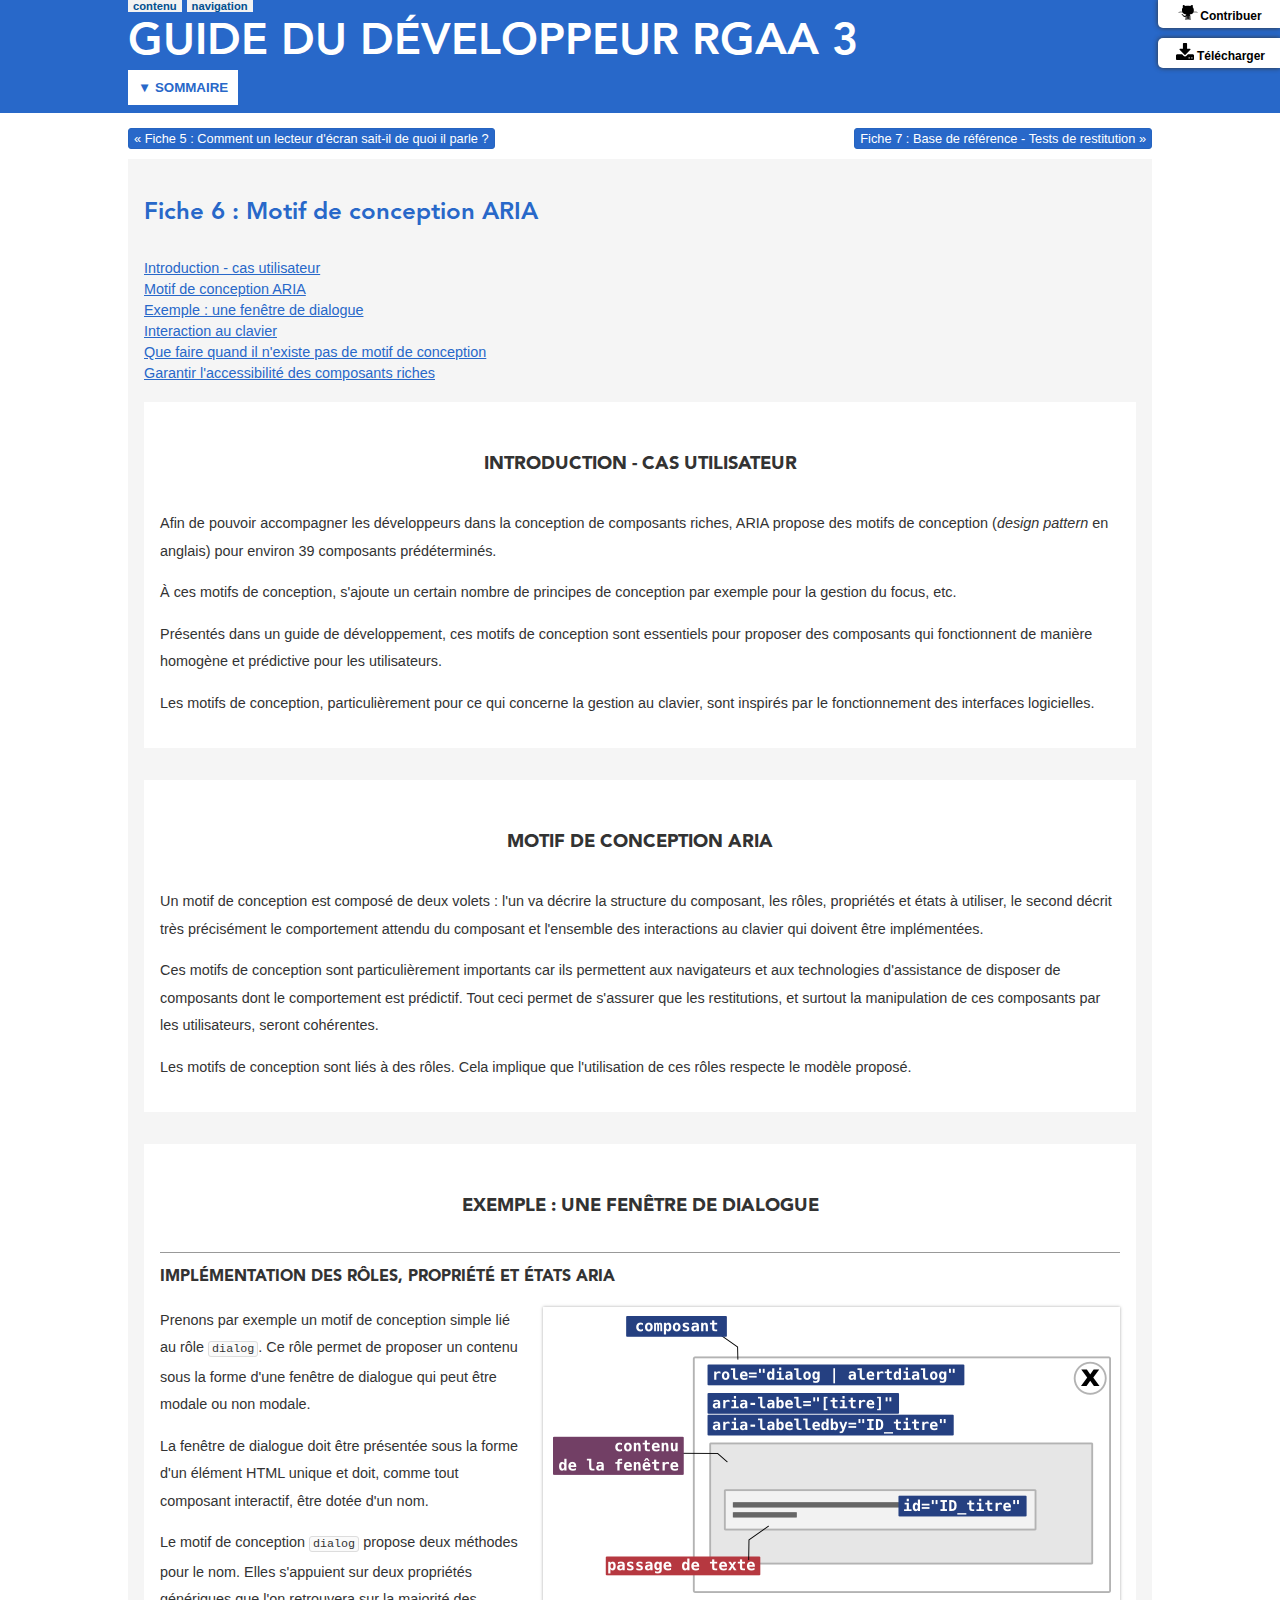
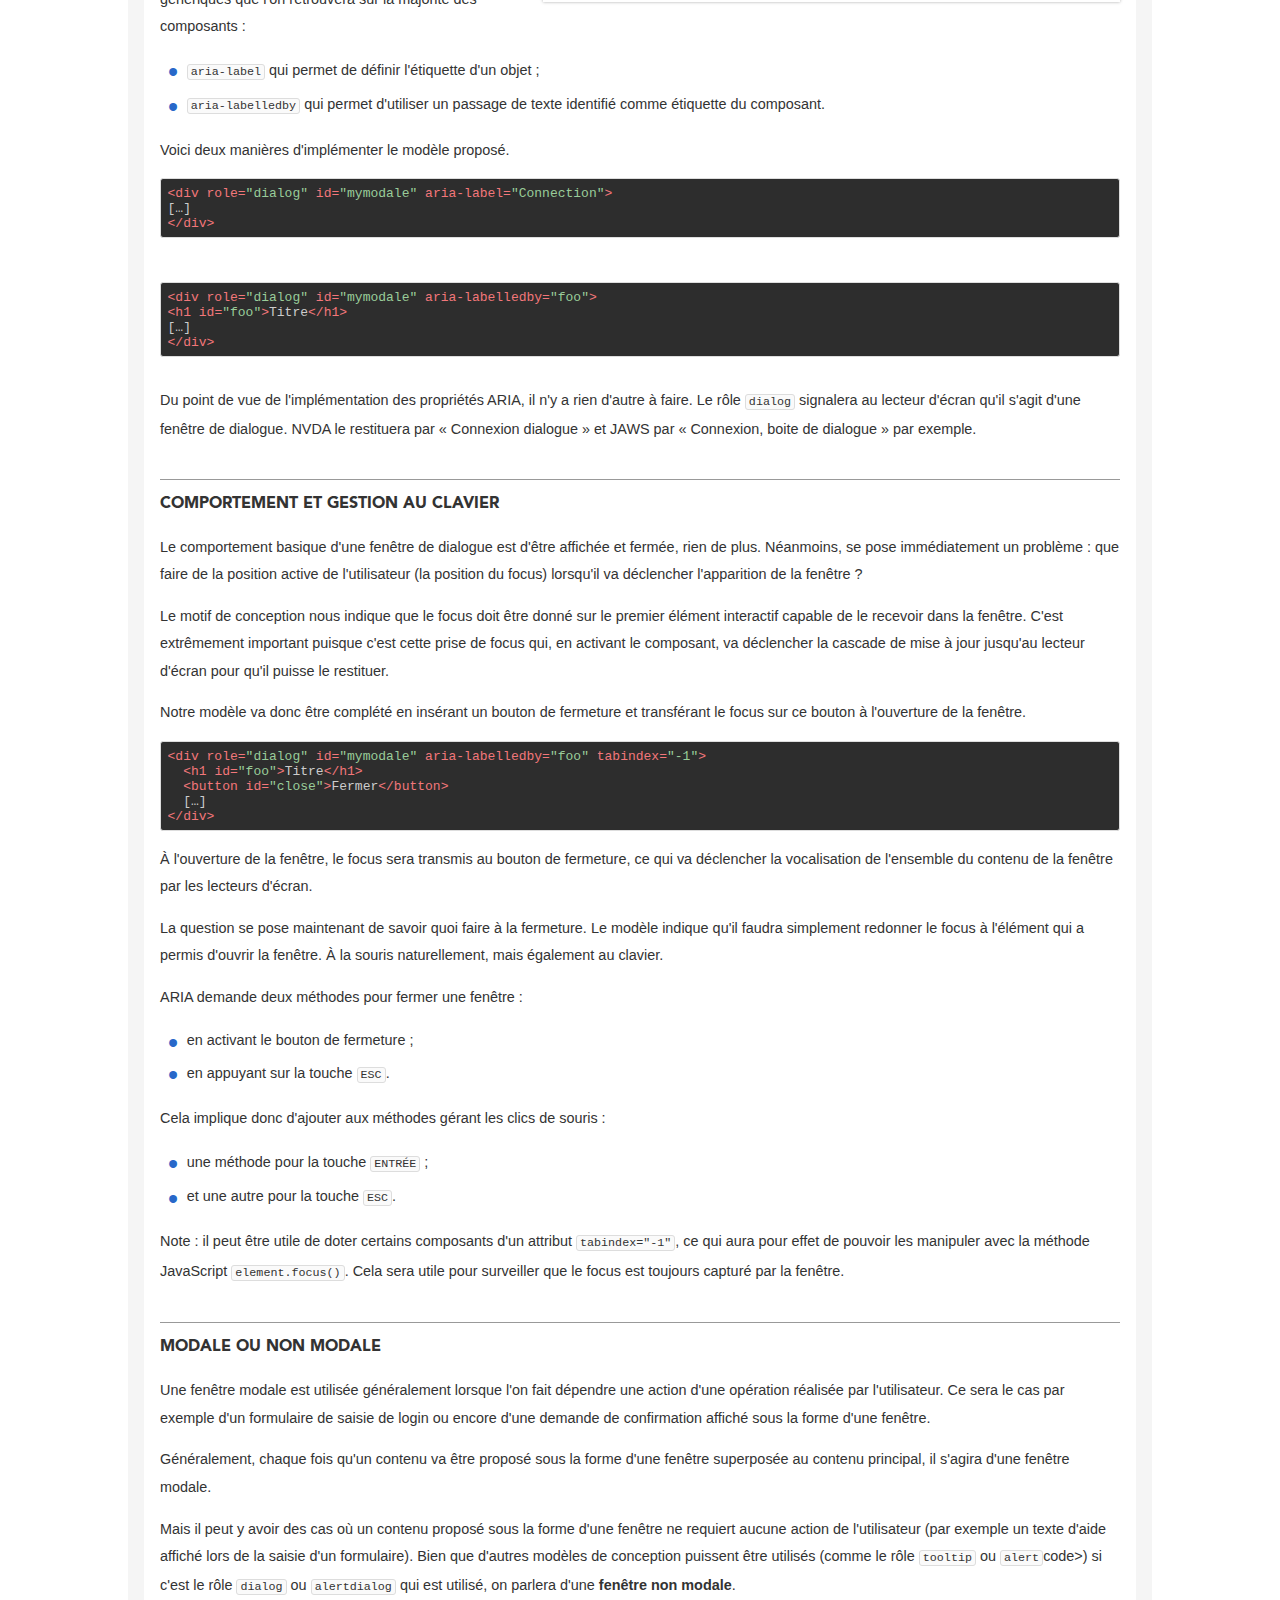
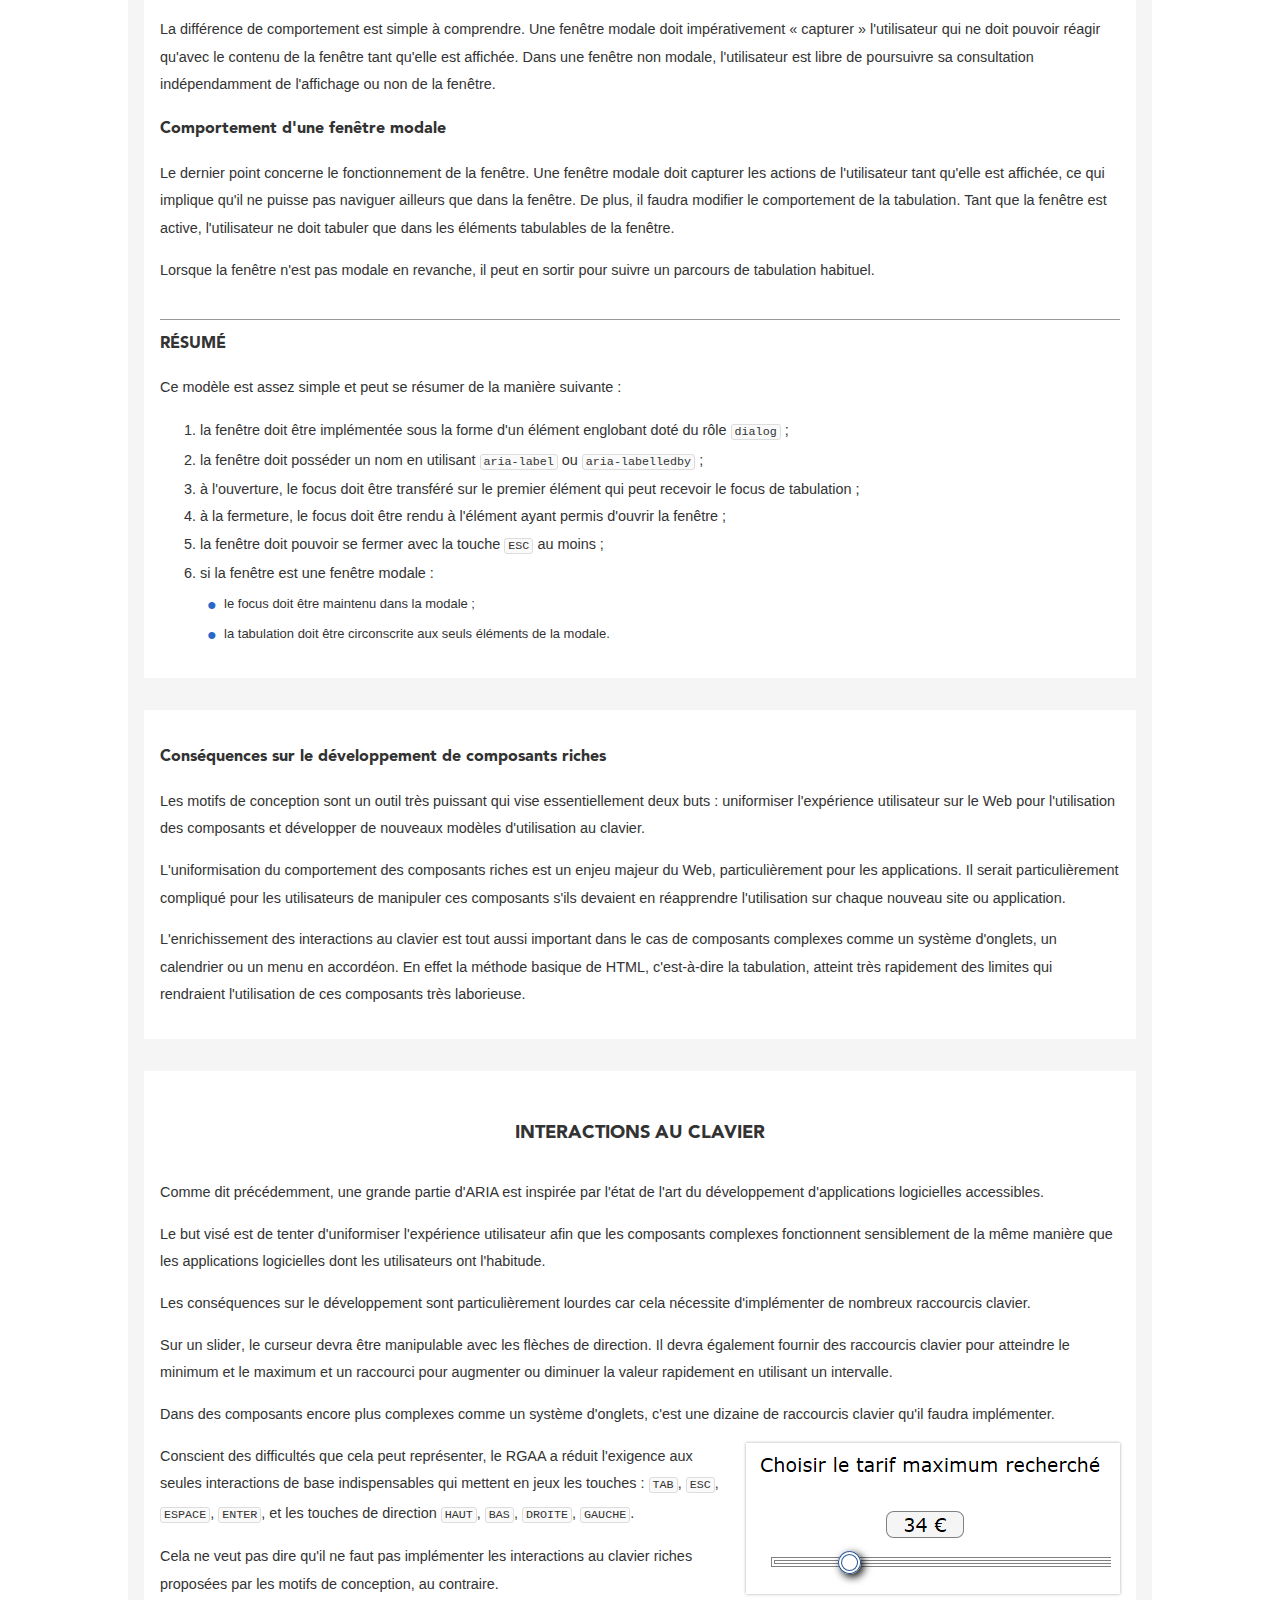
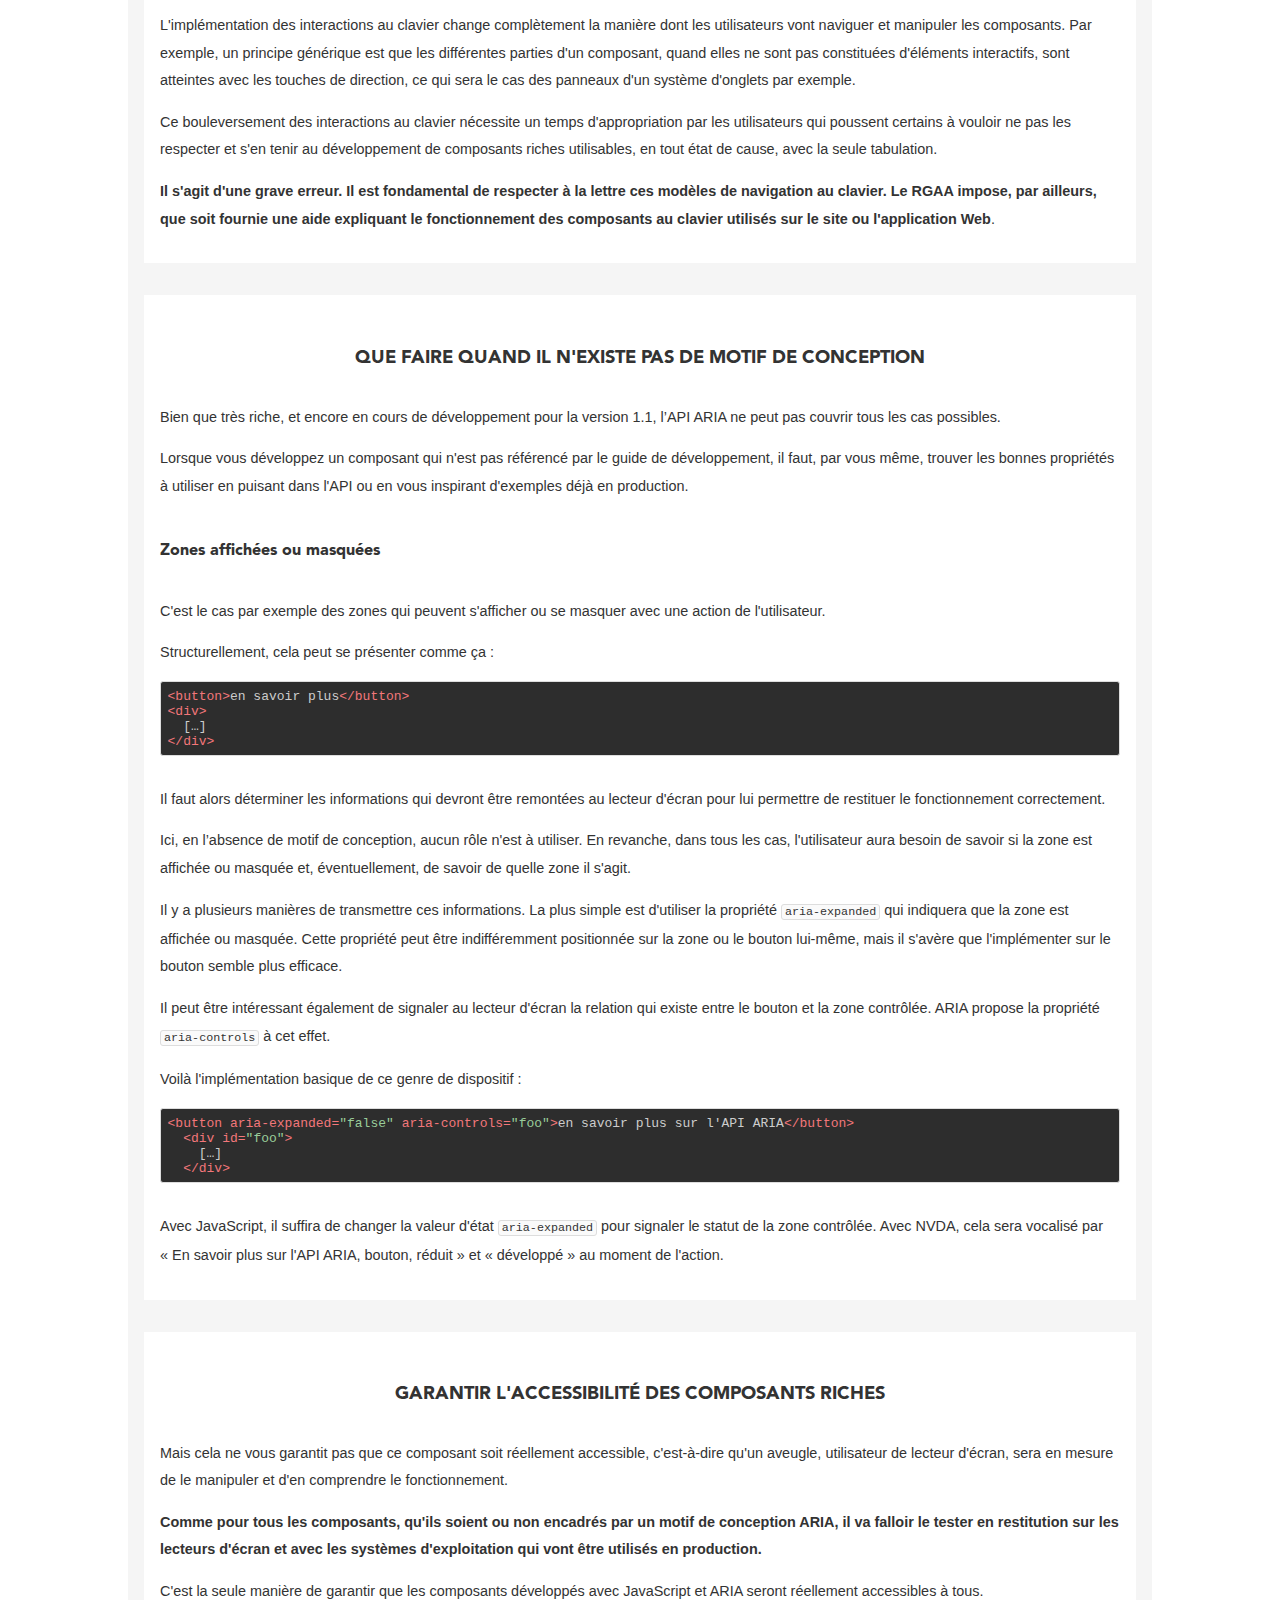
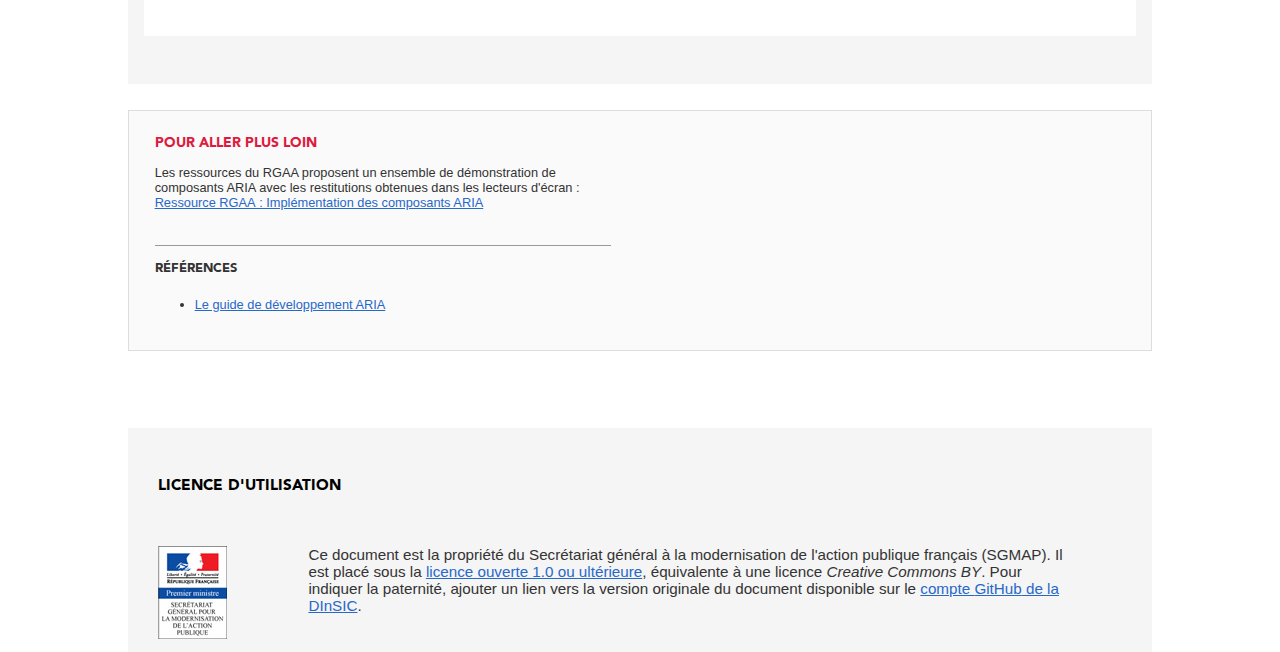
<file: 7-motif-conception.html>
<!DOCTYPE html>
<html lang="fr">
<head>
  <meta charset="utf-8">
  <meta name="viewport" content="width=device-width, initial-scale=1.0, user-scalable=yes">
  <title>Fiche 6 : Motif de conception ARIA - Guide du développeur RGAA 3</title>
  <!--[if lt IE 9]>
    <script src="http://html5shim.googlecode.com/svn/trunk/html5.js"></script>
  <![endif]-->
  <link rel="stylesheet" href="css/styles.css" media="all">
  <link rel="stylesheet" href="css/print.css" media="print">
  <script type="text/javascript" src="highlight/highlight.pack.js"></script>
  <link rel="stylesheet" href="highlight/styles/tomorrow-night-eighties.css" media="all">
	<script>hljs.initHighlightingOnLoad();</script>
</head>
<body>

<div class="main-header">
	<div class="inside">
		<ul class="skip-links">
			<li><a href="#main">contenu</a></li>
			<li><a href="#navigation">navigation</a></li>
		</ul>
		<header role="banner" class="header  clear" id="banner">
			<h1 class="title">Guide du développeur RGAA&nbsp;3</h1>
		</header>

		<nav role="navigation" class="gp-sommaire" id="navigation" aria-label="Sommaire du guide">
			<button id="btnSommaire" aria-expanded="false">Sommaire</button>
			<ul class="sommaire is-hidden" id="sommaireToggle">
				<li><a href="index.html">Introduction</a></li>
				<li><a href="1-ordre-tab-piege-clavier.html">Fiche 1&nbsp;: Ordre de tabulation et piège au clavier</a></li>
				<li><a href="2-compatibilite-access-clavier.html">Fiche 2&nbsp;: Compatibilité et accès au clavier</a></li>
				<li><a href="3-changement-contexte.html">Fiche 3&nbsp;: Changement de contexte et alerte non sollicitée</a></li>
				<li><a href="4-aria.html">Fiche 4&nbsp;: ARIA</a></li>
				<li><a href="5-api-aria.html">Fiche 4&nbsp;: Accessible Rich Internet Application (WAI ARIA) </a></li>
				<li><a href="6-lecteur-ecran.html">Fiche 5&nbsp;: Comment un lecteur d'écran sait-il de quoi il parle ?</a></li>
				<li><a href="7-motif-conception.html">Fiche 6&nbsp;: Motif de conception ARIA</a></li>
				<li><a href="8-base-reference.html">Fiche 7&nbsp;: Base de référence - Tests de restitution</a></li>
				<li><a href="9-utiliser-aria.html">Fiche 8&nbsp;: Utiliser ARIA</a></li>								
			</ul>
		</nav>
		<div class="github-link">
			<p><a href="https://github.com/DISIC/guide-developpeur">Contribuer</a>
			<a class="pdfdown" title="Télécharger le Guide du développeur RGAA 3 (pdf, 1,4 Mo)" href="export/guide-developpeur.pdf">Télécharger</a></p>
		</div>
	</div>
</div>

<div id="wrapper">

	<nav role="navigation" class="internav clear">
		<ul>
			<li><a class="prev" href="6-lecteur-ecran.html"><span aria-hidden="true"> &laquo; </span>Fiche 5 : Comment un lecteur d'écran sait-il de quoi il parle ?</a></li>
			<li><a class="next" href="8-base-reference.html">Fiche 7&nbsp;: Base de référence - Tests de restitution <span aria-hidden="true"> &raquo; </span></a></li>
		</ul>
	</nav>

	<main id="main" role="main">
		<h1 class="fiche-title">Fiche&nbsp;6 : Motif de conception ARIA</h1>
		
		<div class="bloc-haut">
			<ul class="nav-context">
				<li><a href="#introduction">Introduction - cas utilisateur</a></li>
				<li><a href="#motif">Motif de conception ARIA</a></li>
				<li><a href="#exemple">Exemple : une fenêtre de dialogue</a></li>
				<li><a href="#clavier">Interaction au clavier</a></li>
				<li><a href="#sans-motif">Que faire quand il n'existe pas de motif de conception</a></li>
				<li><a href="#garantir">Garantir l'accessibilité des composants riches</a></li>
			</ul>
		</div>

		<article class="article" id="introduction">
			<h2>Introduction - cas utilisateur</h2>
			<p>Afin de pouvoir accompagner les développeurs dans la conception de composants riches, ARIA propose des motifs de conception (<i lang="en">design pattern</i> en anglais) pour environ 39 composants prédéterminés.</p>
			<p>À ces motifs de conception, s'ajoute un certain nombre de principes de conception par exemple pour la gestion du focus, etc.</p>
			<p>Présentés dans un guide de développement, ces motifs de conception sont essentiels pour proposer des composants qui fonctionnent de manière homogène et prédictive pour les utilisateurs.</p>
			<p>Les motifs de conception, particulièrement pour ce qui concerne la gestion au clavier, sont inspirés par le fonctionnement des interfaces logicielles.</p>			
		</article>
		<article class="article" id="motif">
		<h2>Motif de conception ARIA</h2>
		<p>Un motif de conception est composé de deux volets&nbsp;: l'un va décrire la structure du composant, les rôles, propriétés et états à utiliser, le second décrit très précisément le comportement attendu du composant et l'ensemble des interactions au clavier qui doivent être implémentées.</p>
		<p>Ces motifs de conception sont particulièrement importants car ils permettent aux navigateurs et aux technologies d'assistance de disposer de composants dont le comportement est prédictif. Tout ceci permet de s'assurer que les restitutions, et surtout la manipulation de ces composants par les utilisateurs, seront cohérentes.</p>
		<p>Les motifs de conception sont liés à des rôles. Cela  implique que l'utilisation de ces rôles respecte le modèle proposé.</p>
		</article>

		<article class="article" id="exemple">
		<h2>Exemple&nbsp;: une fenêtre de dialogue</h2>
		<h3>Implémentation des rôles, propriété et états ARIA</h3>
		<p><img src="img/modale-aria.png" alt="" class="right" /> Prenons par exemple un motif de conception simple lié au rôle <code>dialog</code>. Ce rôle permet de proposer un contenu sous la forme d'une fenêtre de dialogue qui peut être modale ou non modale.</p>
		<p>La fenêtre de dialogue doit être présentée sous la forme d'un élément HTML unique et doit, comme tout composant interactif, être dotée d'un nom.</p>
		<p>Le motif de conception <code>dialog</code> propose deux méthodes pour le nom. Elles s'appuient sur deux propriétés génériques que l'on retrouvera sur la majorité des composants&nbsp;:</p>
		<ul>
			<li><code>aria-label</code> qui permet de définir l'étiquette d'un objet&nbsp;;</li>
			<li><code>aria-labelledby</code> qui permet d'utiliser un passage de texte identifié comme étiquette du composant.</li>
		</ul>
		<p>Voici deux manières d'implémenter le modèle proposé.</p>
<pre><code class="HTML hljs xml"><span class="hljs-tag">&lt;<span class="hljs-title">div</span> <span class="hljs-attribute">role</span>=<span class="hljs-value">"dialog"</span> <span class="hljs-attribute">id</span>=<span class="hljs-value">"mymodale"</span> <span class="hljs-attribute">aria-label</span>=<span class="hljs-value">"Connection"</span>&gt;</span>
[…]
<span class="hljs-tag">&lt;/<span class="hljs-title">div</span>&gt;</span>
</code></pre>
<br>
<pre><code class="html hljs xml"><span class="hljs-tag">&lt;<span class="hljs-title">div</span> <span class="hljs-attribute">role</span>=<span class="hljs-value">"dialog"</span> <span class="hljs-attribute">id</span>=<span class="hljs-value">"mymodale"</span> <span class="hljs-attribute">aria-labelledby</span>=<span class="hljs-value">"foo"</span>&gt;</span>
<span class="hljs-tag">&lt;<span class="hljs-title">h1</span> <span class="hljs-attribute">id</span>=<span class="hljs-value">"foo"</span>&gt;</span>Titre<span class="hljs-tag">&lt;/<span class="hljs-title">h1</span>&gt;</span>
[…]
<span class="hljs-tag">&lt;/<span class="hljs-title">div</span>&gt;</span>
</code>
</pre>
<p>Du point de vue de l'implémentation des propriétés ARIA, il n'y a rien d'autre à faire. Le rôle <code>dialog</code> signalera au lecteur d'écran qu'il s'agit d'une fenêtre de dialogue. NVDA le restituera par «&nbsp;Connexion dialogue&nbsp;» et JAWS par «&nbsp;Connexion, boite de dialogue&nbsp;» par exemple.</p>
<h3>Comportement et gestion au clavier</h3>
<p>Le comportement basique d'une fenêtre de dialogue est d'être affichée et fermée, rien de plus. Néanmoins, se pose immédiatement un problème&nbsp;: que faire de la position active de l'utilisateur (la position du focus) lorsqu'il va déclencher l'apparition de la fenêtre&nbsp;?</p>
<p>Le motif de conception nous indique que le focus doit être donné sur le premier élément interactif capable de le recevoir dans la fenêtre. C'est extrêmement important puisque c'est cette prise de focus qui, en activant le composant, va déclencher la cascade de mise à jour jusqu'au lecteur d'écran pour qu'il puisse le restituer.</p>
<p>Notre modèle va donc être complété en insérant un bouton de fermeture et transférant le focus sur ce bouton à l'ouverture de la fenêtre.</p>
<pre><code class="html hljs xml"><span class="hljs-tag">&lt;<span class="hljs-title">div</span> <span class="hljs-attribute">role</span>=<span class="hljs-value">"dialog"</span> <span class="hljs-attribute">id</span>=<span class="hljs-value">"mymodale"</span> <span class="hljs-attribute">aria-labelledby</span>=<span class="hljs-value">"foo"</span> <span class="hljs-attribute">tabindex</span>=<span class="hljs-value">"-1"</span>&gt;</span>
  <span class="hljs-tag">&lt;<span class="hljs-title">h1</span> <span class="hljs-attribute">id</span>=<span class="hljs-value">"foo"</span>&gt;</span>Titre<span class="hljs-tag">&lt;/<span class="hljs-title">h1</span>&gt;</span>
  <span class="hljs-tag">&lt;<span class="hljs-title">button</span> <span class="hljs-attribute">id</span>=<span class="hljs-value">"close"</span>&gt;</span>Fermer<span class="hljs-tag">&lt;/<span class="hljs-title">button</span>&gt;</span>
  […]
<span class="hljs-tag">&lt;/<span class="hljs-title">div</span>&gt;</span>
</code></pre>
<p>À l'ouverture de la fenêtre, le focus sera transmis au bouton de fermeture, ce qui va déclencher la vocalisation de l'ensemble du contenu de la fenêtre par les lecteurs d'écran.</p>
		<p>La question se pose maintenant de savoir quoi faire à la fermeture. Le modèle indique qu'il faudra simplement redonner le focus à l'élément qui a permis d'ouvrir la fenêtre. À la souris naturellement, mais également au clavier.</p>
		<p>ARIA demande deux méthodes pour fermer une fenêtre&nbsp;:</p>
		<ul>
			<li>en activant le bouton de fermeture&nbsp;;</li>
			<li>en appuyant sur la touche <kbd>ESC</kbd>.</li>
		</ul>
		<p>Cela implique donc d'ajouter aux méthodes gérant les clics de souris&nbsp;: 
		<ul>
			<li>une méthode pour la touche <kbd>ENTRÉE</kbd>&nbsp;;</li>
			<li>et une autre pour la touche <kbd>ESC</kbd>.</li>
		</ul>
		<p>Note&nbsp;: il peut être utile de doter certains composants d'un attribut <code>tabindex="-1"</code>, ce qui aura pour effet de pouvoir les manipuler avec la méthode JavaScript <code>element.focus()</code>. Cela sera utile pour surveiller que le focus est toujours capturé par la fenêtre.</p>
		<h3>Modale ou non modale</h3>
		<p>Une fenêtre modale est utilisée généralement lorsque l'on fait dépendre une action d'une opération réalisée par l'utilisateur. Ce sera le cas par exemple d'un formulaire de saisie de login ou encore d'une demande de confirmation affiché sous la forme d'une fenêtre.</p>
		<p>Généralement, chaque fois qu'un contenu va être proposé sous la forme d'une fenêtre superposée au contenu principal, il s'agira d'une fenêtre modale.</p>
		<p>Mais il peut y avoir des cas où un contenu proposé sous la forme d'une fenêtre ne requiert aucune action de l'utilisateur (par exemple un texte d'aide affiché lors de la saisie d'un formulaire). Bien que d'autres modèles de conception puissent être utilisés (comme le rôle <code>tooltip</code> ou <code>alert</code>code>) si c'est le rôle <code>dialog</code> ou <code>alertdialog</code> qui est utilisé, on parlera d'une <strong>fenêtre non modale</strong>.</p>
		<p>La différence de comportement est simple à comprendre. Une fenêtre modale doit impérativement «&nbsp;capturer&nbsp;» l'utilisateur qui ne doit pouvoir réagir qu'avec le contenu de la fenêtre tant qu'elle est affichée. Dans une fenêtre non modale, l'utilisateur est libre de poursuivre sa consultation indépendamment de l'affichage ou non de la fenêtre.</p>
		<h4>Comportement d'une fenêtre modale</h4>
		<p>Le dernier point concerne le fonctionnement de la fenêtre. Une fenêtre modale doit capturer les actions de l'utilisateur tant qu'elle est affichée, ce qui implique qu'il ne puisse pas naviguer ailleurs que dans la fenêtre. De plus, il faudra modifier le comportement de la tabulation. Tant que la fenêtre est active, l'utilisateur ne doit tabuler que dans les éléments tabulables de la fenêtre.</p>
		<p>Lorsque la fenêtre n'est pas modale en revanche, il peut en sortir pour suivre un parcours de tabulation habituel.</p>
		<h3>Résumé</h3>
		<p>Ce modèle est assez simple et peut se résumer de la manière suivante&nbsp;: </p>
		<ol>
			<li>la fenêtre doit être implémentée sous la forme d'un élément englobant doté du rôle <code>dialog</code>&nbsp;;</li>
			<li>la fenêtre doit posséder un nom en utilisant <code>aria-label</code> ou <code>aria-labelledby</code>&nbsp;;
			</li>
			<li>à l'ouverture, le focus doit être transféré sur le premier élément qui peut recevoir le focus de tabulation&nbsp;;</li>
			<li>à la fermeture, le focus doit être rendu à l'élément ayant permis d'ouvrir la fenêtre&nbsp;;</li>
			<li>la fenêtre doit pouvoir se fermer avec la touche <code>ESC</code> au moins&nbsp;;</li>
			<li>si la fenêtre est une fenêtre modale&nbsp;:
				<ul>
				<li>le focus doit être maintenu dans la modale&nbsp;;</li>
				<li>la tabulation doit être circonscrite aux seuls éléments de la modale.</li>
				</ul>
			</li>
			</ol>
		</article>
		<article class="article">
<h4>Conséquences sur le développement de composants riches</h4>
		<p>Les motifs de conception sont un outil très puissant qui vise essentiellement deux buts : uniformiser l'expérience utilisateur sur le Web pour l'utilisation des composants et développer de nouveaux modèles d'utilisation au clavier.</p>
		<p>L'uniformisation du comportement des composants riches est un enjeu majeur du Web, particulièrement pour les applications. Il serait particulièrement compliqué pour les utilisateurs de manipuler ces composants s'ils devaient en réapprendre l'utilisation sur chaque nouveau site ou application.</p>
		<p>L'enrichissement des interactions au clavier est tout aussi important dans le cas de composants complexes comme un système d'onglets, un calendrier ou un menu en accordéon. En effet la méthode basique de HTML, c'est-à-dire la tabulation, atteint très rapidement des limites qui rendraient l'utilisation de ces composants très laborieuse.</p>
	</article>
		<article class="article" id="clavier">
<h2>Interactions au clavier</h2>
		<p>Comme dit précédemment, une grande partie d'ARIA est inspirée par l'état de l'art du développement d'applications logicielles accessibles.</p>
		<p>Le but visé est de tenter d'uniformiser l'expérience utilisateur afin que les composants complexes fonctionnent sensiblement de la même manière que les applications logicielles dont les utilisateurs ont l'habitude.</p>
		<p>Les conséquences sur le développement sont particulièrement lourdes car cela nécessite d'implémenter de nombreux raccourcis clavier.</p>
		<p>Sur un <span lang="en">slider</span>, le curseur devra être manipulable avec les flèches de direction. Il devra également fournir des raccourcis clavier pour atteindre le minimum et le maximum et un raccourci pour augmenter ou diminuer la valeur rapidement en utilisant un intervalle.</p>
<p>Dans des composants encore plus complexes comme un système d'onglets, c'est une dizaine de raccourcis clavier qu'il faudra implémenter.</p>
		<p><img src="img/slider-exemple.png" alt="" class="right" />  Conscient des difficultés que cela peut représenter, le RGAA a réduit l'exigence aux seules interactions de base indispensables qui mettent en jeux les touches&nbsp;: <kbd>TAB</kbd>, <kbd>ESC</kbd>, <kbd>ESPACE</kbd>, <kbd>ENTER</kbd>, et les touches de direction <kbd>HAUT</kbd>, <kbd>BAS</kbd>, <kbd>DROITE</kbd>, <kbd>GAUCHE</kbd>.</p>
		<p>Cela ne veut pas dire qu'il ne faut pas implémenter les interactions au clavier riches proposées par les motifs de conception, au contraire.</p>
		<p>L'implémentation des interactions au clavier change complètement la manière dont les utilisateurs vont naviguer et manipuler les composants. Par exemple, un principe générique est que les différentes parties d'un composant, quand elles ne sont pas constituées d'éléments interactifs, sont atteintes avec les touches de direction, ce qui sera le cas des panneaux d'un système d'onglets par exemple.</p>
		<p>Ce bouleversement des interactions au clavier nécessite un temps d'appropriation par les utilisateurs qui poussent certains à vouloir ne pas les respecter et s'en tenir au développement de composants riches utilisables, en tout état de cause, avec la seule tabulation.</p>
		<p><strong>Il s'agit d'une grave erreur. Il est fondamental de respecter à la lettre ces modèles de navigation au clavier. Le RGAA impose, par ailleurs, que soit fournie une aide expliquant le fonctionnement des composants au clavier utilisés sur le site ou l'application Web</strong>.</p>

	</article>	
		<article class="article" id="sans-motif">
<h2>Que faire quand il n'existe pas de motif de conception</h2>
		<p>Bien que très riche, et encore en cours de développement pour la version 1.1, l’API ARIA ne peut pas couvrir tous les cas possibles.</p>
		<p>Lorsque vous développez un composant qui n'est pas référencé par le guide de développement, il faut, par vous même, trouver les bonnes propriétés à utiliser en puisant dans l'API ou en vous inspirant d'exemples déjà en production.</p>
		<h5>Zones affichées ou masquées</h5>
		<p>C'est le cas par exemple des zones qui peuvent s'afficher ou se masquer avec une action de l'utilisateur.</p>
		<p>Structurellement, cela peut se présenter comme ça : </p>
<pre><code class="HTML hljs xml"><span class="hljs-tag">&lt;<span class="hljs-title">button</span>&gt;</span>en savoir plus<span class="hljs-tag">&lt;/<span class="hljs-title">button</span>&gt;</span>
<span class="hljs-tag">&lt;<span class="hljs-title">div</span>&gt;</span>
  […]
<span class="hljs-tag">&lt;/<span class="hljs-title">div</span>&gt;</span></code>
</pre>
<p>Il faut alors déterminer les informations qui devront être remontées au lecteur d'écran pour lui permettre de restituer le fonctionnement correctement.</p>
<p>Ici, en l’absence de motif de conception, aucun rôle n'est à utiliser. En revanche, dans tous les cas, l'utilisateur aura besoin de savoir si la zone est affichée ou masquée et, éventuellement, de savoir de quelle zone il s'agit.</p>
<p>Il y a plusieurs manières de transmettre ces informations. La plus simple est d'utiliser la propriété <code>aria-expanded</code> qui indiquera que la zone est affichée ou masquée. Cette propriété peut être indifféremment positionnée sur la zone ou le bouton lui-même, mais il s'avère que l'implémenter sur le bouton semble plus efficace.</p>
<p>Il peut être intéressant également de signaler au lecteur d'écran la relation qui existe entre le bouton et la zone contrôlée. ARIA propose la propriété <code>aria-controls</code> à cet effet.</p>
<p>Voilà l'implémentation basique de ce genre de dispositif&nbsp;: </p>
<pre><code class="HTML hljs xml"><span class="hljs-tag">&lt;<span class="hljs-title">button</span> <span class="hljs-attribute">aria-expanded</span>=<span class="hljs-value">"false"</span> <span class="hljs-attribute">aria-controls</span>=<span class="hljs-value">"foo"</span>&gt;</span>en savoir plus sur l'API ARIA<span class="hljs-tag">&lt;/<span class="hljs-title">button</span>&gt;</span>
  <span class="hljs-tag">&lt;<span class="hljs-title">div</span> <span class="hljs-attribute">id</span>=<span class="hljs-value">"foo"</span>&gt;</span>
    […]
  <span class="hljs-tag">&lt;/<span class="hljs-title">div</span>&gt;</span></code>
</pre>
<p>Avec JavaScript, il suffira de changer la valeur d'état <code>aria-expanded</code> pour signaler le statut de la zone contrôlée. Avec NVDA, cela sera vocalisé par «&nbsp;En savoir plus sur l'API ARIA, bouton, réduit&nbsp;» et «&nbsp;développé&nbsp;» au moment de l'action.</p>
</article>
		<article class="article" id="garantir">
<h2>Garantir l'accessibilité des composants riches</h2>
<p>Mais cela ne vous garantit pas que ce composant soit réellement accessible, c'est-à-dire qu'un aveugle, utilisateur de lecteur d'écran, sera en mesure de le manipuler et d'en comprendre le fonctionnement.</p>
<p><strong>Comme pour tous les composants, qu'ils soient ou non encadrés par un motif de conception ARIA, il va falloir le tester en restitution sur les lecteurs d'écran et avec les systèmes d'exploitation qui vont être utilisés en production.</strong></p>
<p>C'est la seule manière de garantir que les composants développés avec JavaScript et ARIA seront réellement accessibles à tous.</p>
		</article>
	</main>

	<aside role="complementary" id="footer-block" class="clear">
		<div class="col-1-2">
			<h2 id="plusloin">Pour aller plus loin</h2>
		<p>Les ressources du RGAA proposent un ensemble de démonstration de composants ARIA avec les restitutions obtenues dans les lecteurs d'écran : <a href="http://disic.github.io/rgaa_composants_javascript/">Ressource RGAA&nbsp;: Implémentation des composants ARIA</a>
		</p>
		<h3>Références</h3>
		<ul>
		<li><a href="https://www.w3.org/TR/wai-aria-practices/">Le guide de développement ARIA</a></li>
		</ul>
			
		</div>
	</aside>

	<footer id="footer" role="contentinfo" class="clear">
		<h2>Licence d'utilisation</h2>
		<p class="logo-smgap"><a href="http://references.modernisation.gouv.fr/"><img src="img/modernisation-logo.jpg" alt="Secrétariat général pour le modernisation de l'action publique"></a></p>
		<p>Ce document est la propri&#233;t&#233; du Secr&#233;tariat g&#233;n&#233;ral &#224; la modernisation de l'action publique fran&#231;ais (SGMAP). Il est plac&#233; sous la <a href="https://www.etalab.gouv.fr/licence-ouverte-open-licence">licence ouverte 1.0 ou ult&#233;rieure</a>, &#233;quivalente &#224; une licence <i lang="en">Creative Commons BY</i>. Pour indiquer la paternit&#233;, ajouter un lien vers la version originale du document disponible sur le <a href="https://github.com/DISIC">compte <span lang="en">GitHub</span> de la DInSIC</a>.</p>
	</footer>

</div>
<script type="text/javascript" src="js/script.js"></script>
</body>
</html>
</file>
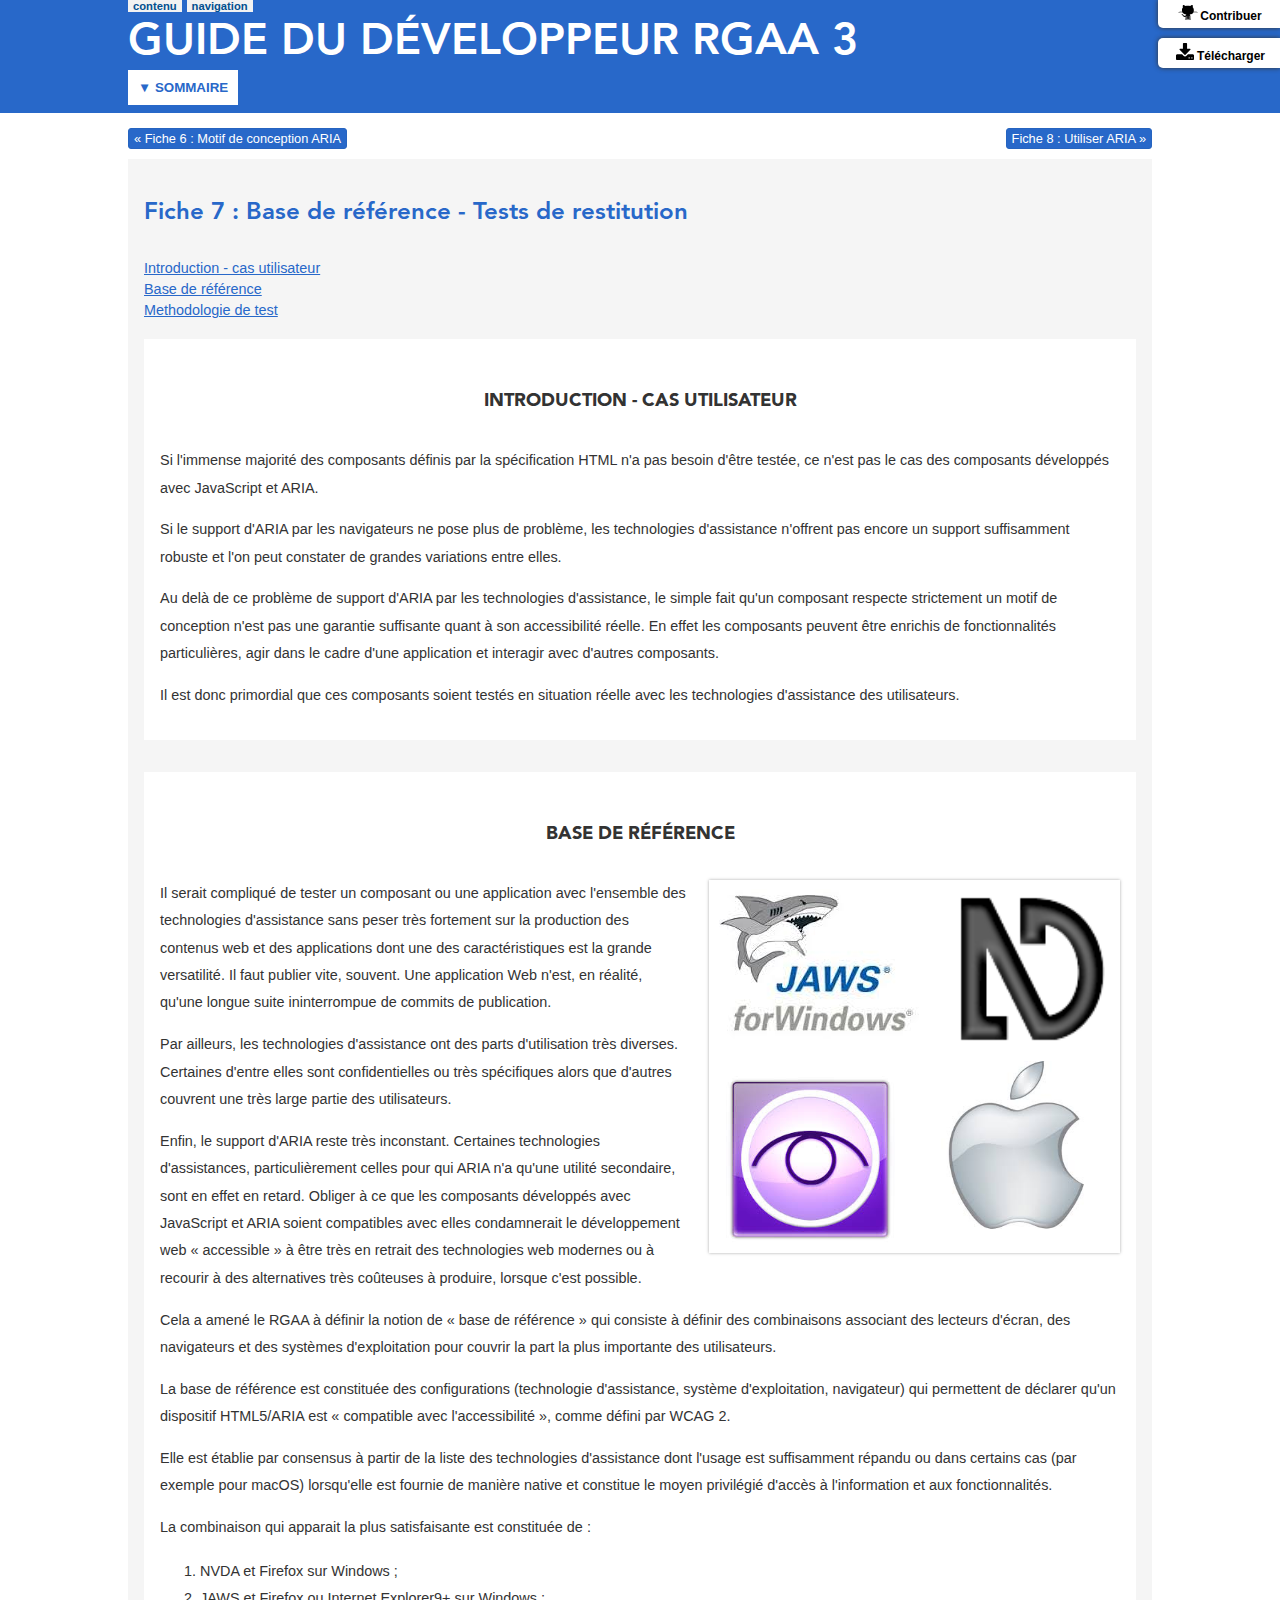
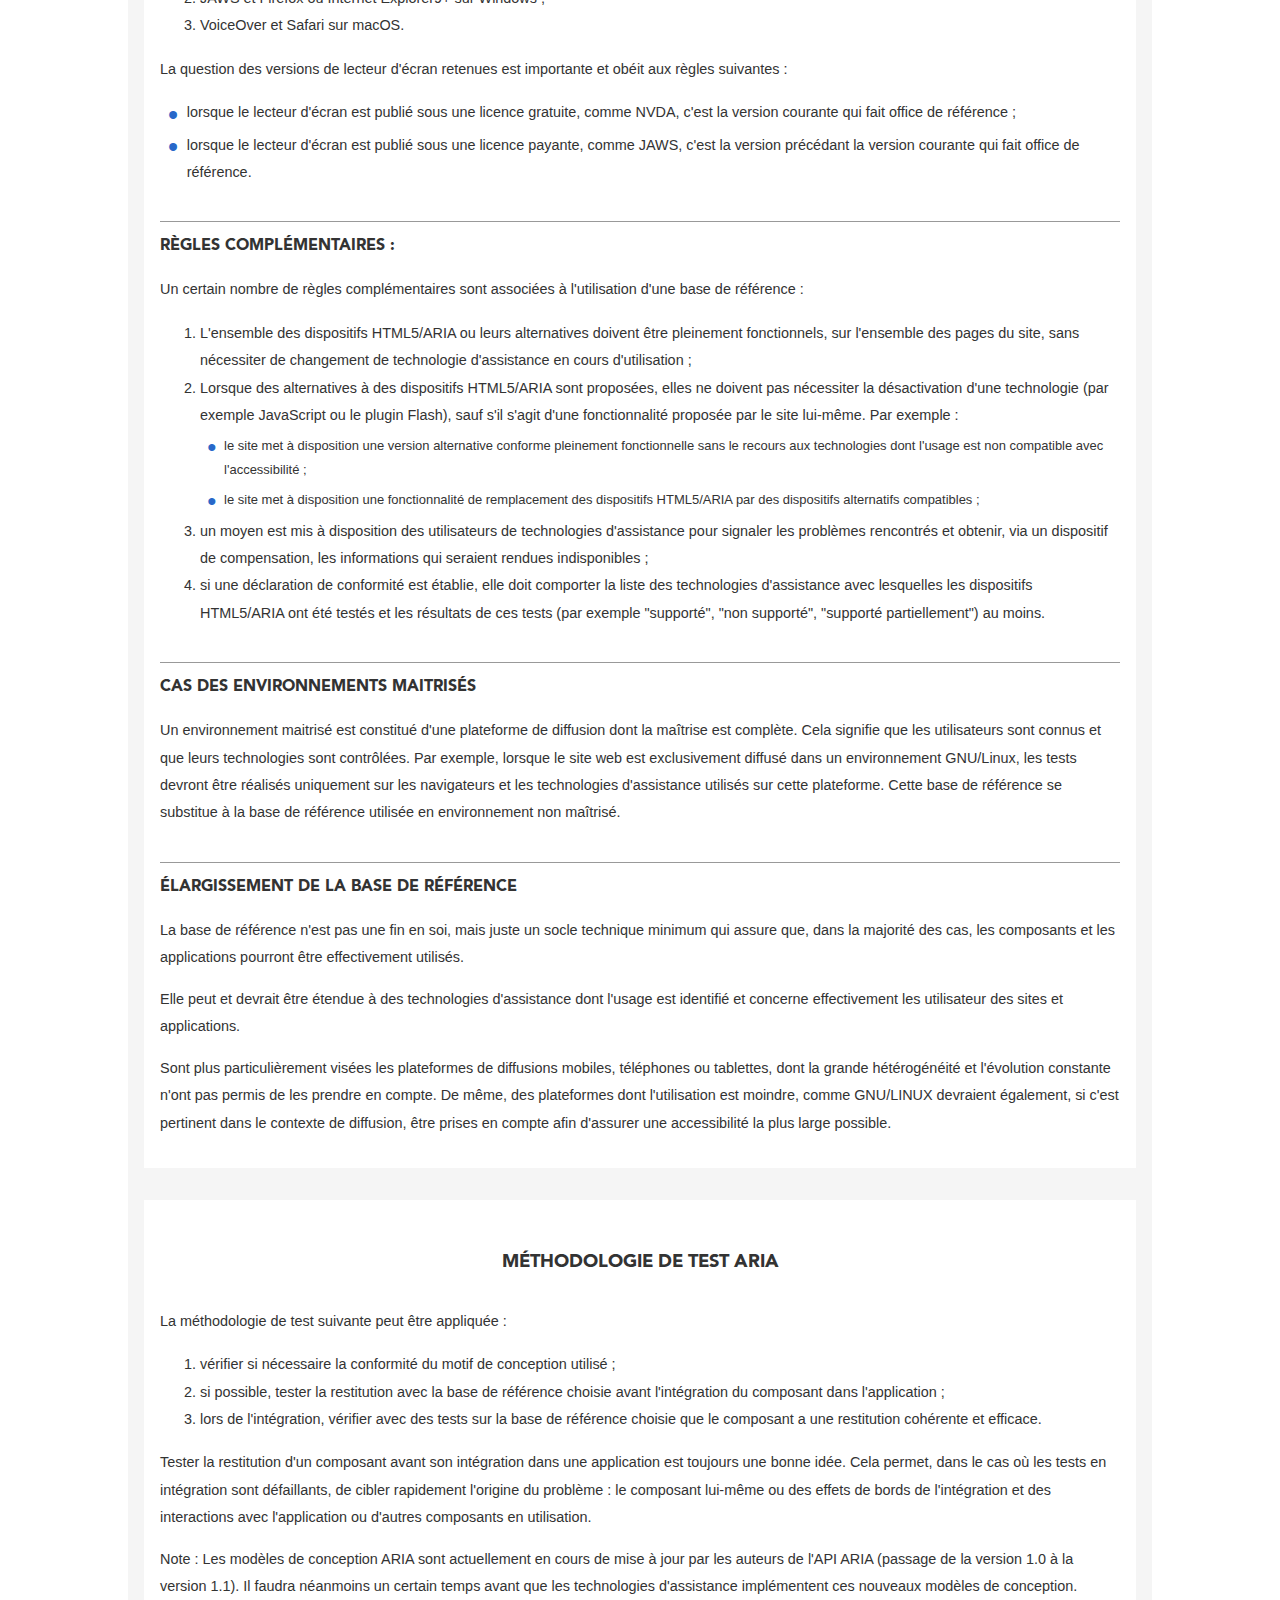
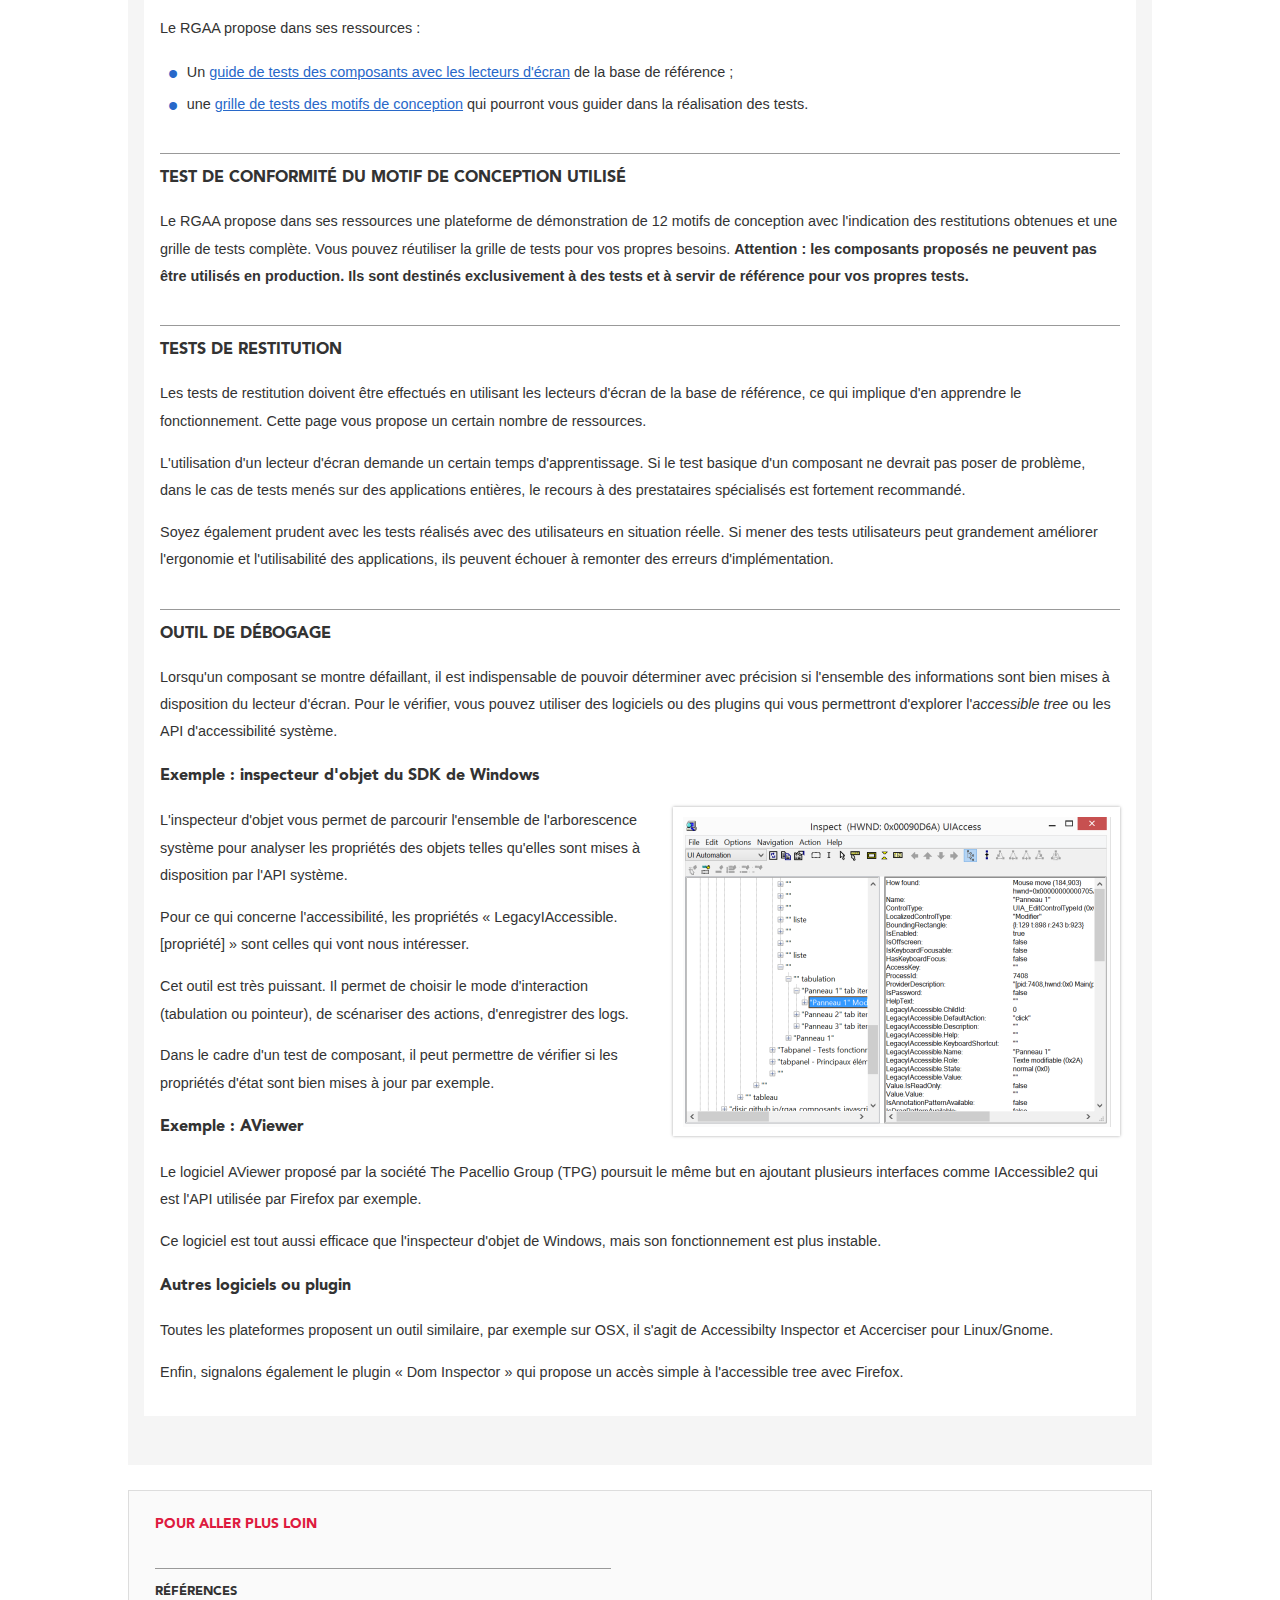
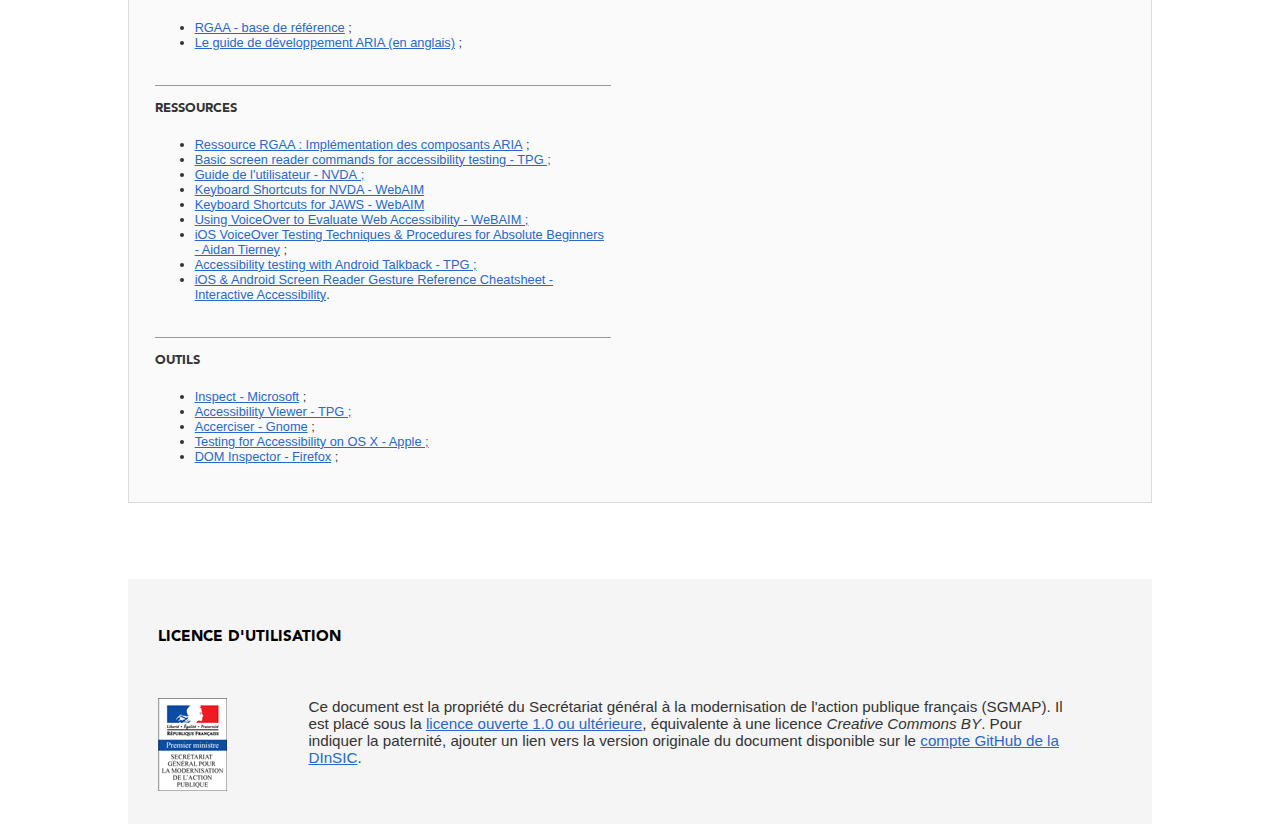
<file: 8-base-reference.html>
<!DOCTYPE html>
<html lang="fr">
<head>
	<meta charset="utf-8">
	<meta name="viewport" content="width=device-width, initial-scale=1.0, user-scalable=yes">
	<title>Fiche 8 : Base de référence - Tests de restitution - Guide du développeur RGAA 3</title>
  <!--[if lt IE 9]>
    <script src="http://html5shim.googlecode.com/svn/trunk/html5.js"></script>
    <![endif]-->
    <link rel="stylesheet" href="css/styles.css" media="all">
    <link rel="stylesheet" href="css/print.css" media="print">
    <script type="text/javascript" src="highlight/highlight.pack.js"></script>
    <link rel="stylesheet" href="highlight/styles/tomorrow-night-eighties.css" media="all">
    <script>hljs.initHighlightingOnLoad();</script>
</head>
<body>

	<div class="main-header">
		<div class="inside">
			<ul class="skip-links">
				<li><a href="#main">contenu</a></li>
				<li><a href="#navigation">navigation</a></li>
			</ul>
			<header role="banner" class="header  clear" id="banner">
				<h1 class="title">Guide du développeur RGAA&nbsp;3</h1>
			</header>

			<nav role="navigation" class="gp-sommaire" id="navigation" aria-label="Sommaire du guide">
				<button id="btnSommaire" aria-expanded="false">Sommaire</button>
				<ul class="sommaire is-hidden" id="sommaireToggle">
					<li><a href="index.html">Introduction</a></li>
					<li><a href="1-ordre-tab-piege-clavier.html">Fiche 1&nbsp;: Ordre de tabulation et piège au clavier</a></li>
					<li><a href="2-compatibilite-access-clavier.html">Fiche 2&nbsp;: Compatibilité et accès au clavier</a></li>
					<li><a href="3-changement-contexte.html">Fiche 3&nbsp;: Changement de contexte et alerte non sollicitée</a></li>
					<li><a href="4-aria.html">ARIA</a></li>
					<li><a href="5-api-aria.html">Fiche 4&nbsp;: Accessible Rich Internet Application (WAI ARIA) </a></li>
					<li><a href="6-lecteur-ecran.html">Fiche 5&nbsp;: Comment un lecteur d'écran sait-il de quoi il parle ?</a></li>
					<li><a href="7-motif-conception.html">Fiche 6&nbsp;: Motif de conception ARIA</a></li>
					<li><a href="8-base-reference.html">Fiche 7&nbsp;: Base de référence - Tests de restitution</a></li>
					<li><a href="9-utiliser-aria.html">Fiche 8&nbsp;: Utiliser ARIA</a></li>								
				</ul>
			</nav>
			<div class="github-link">
				<p><a href="https://github.com/DISIC/guide-developpeur">Contribuer</a>
					<a class="pdfdown" title="Télécharger le Guide du développeur RGAA 3 (pdf, 1,4 Mo)" href="export/guide-developpeur.pdf">Télécharger</a></p>
				</div>
			</div>
		</div>

		<div id="wrapper">

			<nav role="navigation" class="internav clear">
				<ul>
					<li><a class="prev" href="7-motif-conception.html"><span aria-hidden="true"> &laquo; </span>Fiche 6 : Motif de conception ARIA </a></li>
					<li><a class="next" href="9-utiliser-aria.html">Fiche 8&nbsp;: Utiliser ARIA <span aria-hidden="true"> &raquo; </span></a></li>
				</ul>
			</nav>

			<main id="main" role="main">
				<h1 class="fiche-title">Fiche 7&nbsp;: Base de référence - Tests de restitution</h1>

				<div class="bloc-haut">
					<ul class="nav-context">
						<li><a href="#introduction">Introduction - cas utilisateur</a></li>
						<li><a href="#baseref">Base de référence</a></li>
						<li><a href="#test">Methodologie de test</a></li>
					</ul>

				</div>

				<article class="article" id="introduction">
					<h2>Introduction - cas utilisateur</h2>
					<p>Si l'immense majorité des composants définis par la spécification HTML n'a pas besoin d'être testée, ce n'est pas le cas des composants développés avec JavaScript et ARIA.</p>
					<p>Si le support d'ARIA par les navigateurs ne pose plus de problème, les technologies d'assistance n'offrent pas encore un support suffisamment robuste et l'on peut constater de grandes variations entre elles.</p>
					<p>Au delà de ce problème de support d'ARIA par les technologies d'assistance, le simple fait qu'un composant respecte strictement un motif de conception n'est pas une garantie suffisante quant à son accessibilité réelle. En effet les composants peuvent être enrichis de fonctionnalités particulières, agir dans le cadre d'une application et interagir avec d'autres composants.</p>
					<p>Il est donc primordial que ces composants soient testés en situation réelle avec les technologies d'assistance des utilisateurs.</p>			
				</article>
				<article class="article" id="baseref">
					<h2>Base de référence</h2>
					<p><img src="img/logo-at.png" alt="" class="right" />Il serait compliqué de tester un composant ou une application avec l'ensemble des technologies d'assistance sans peser très fortement sur la production des contenus web et des applications dont une des caractéristiques est la grande versatilité. Il faut publier vite, souvent. Une application Web n'est, en réalité, qu'une longue suite ininterrompue de <span lang="en">commits</span> de publication.</p>
					<p>Par ailleurs, les technologies d'assistance ont des parts d'utilisation très diverses. Certaines d'entre elles sont confidentielles ou très spécifiques alors que d'autres couvrent une très large partie des utilisateurs.</p>
					<p>Enfin, le support d'ARIA reste très inconstant. Certaines technologies d'assistances, particulièrement celles pour qui ARIA n'a qu'une utilité secondaire, sont en effet en retard. Obliger à ce que les composants développés avec JavaScript et ARIA soient compatibles avec elles condamnerait le développement web «&nbsp;accessible&nbsp;» à être très en retrait des technologies web modernes ou à recourir à des alternatives très coûteuses à produire, lorsque c'est possible.</p>
					<p>Cela a amené le RGAA à définir la notion de «&nbsp;base de référence&nbsp;» qui consiste à définir des combinaisons associant des lecteurs d'écran, des navigateurs et des systèmes d'exploitation pour couvrir la part la plus importante des utilisateurs.</p>
					<p>La base de référence est constituée des configurations (technologie d'assistance, système d'exploitation, navigateur) qui permettent de déclarer qu'un dispositif HTML5/ARIA est «&nbsp;compatible avec l'accessibilité&nbsp;», comme défini par WCAG 2.</p>
					<p>Elle est établie par consensus à partir de la liste des technologies d'assistance dont l'usage est suffisamment répandu ou dans certains cas (par exemple pour macOS) lorsqu'elle est fournie de manière native et constitue le moyen privilégié d'accès à l'information et aux fonctionnalités.</p>
					<p>La combinaison qui apparait la plus satisfaisante est constituée de&nbsp;:</p>
					<ol>
						<li>NVDA et Firefox sur Windows&nbsp;;</li>
						<li>JAWS et Firefox ou Internet Explorer9+ sur Windows&nbsp;;</li>
						<li><span lang="en">VoiceOver</span> et Safari sur macOS.</li>
					</ol>
					<p>La question des versions de lecteur d'écran retenues est importante et obéit aux règles suivantes&nbsp;:</p>
					<ul>
						<li>lorsque le lecteur d'écran est publié sous une licence gratuite, comme NVDA, c'est la version courante qui fait office de référence ;</li>
						<li>lorsque le lecteur d'écran est publié sous une licence payante, comme JAWS, c'est la version précédant la version courante qui fait office de référence.</li>
					</ul>
					<h3>Règles complémentaires&nbsp;:</h3>
					<p>Un certain nombre de règles complémentaires sont associées à l'utilisation d'une base de référence :</p>
					<ol>
						<li>L'ensemble des dispositifs HTML5/ARIA ou leurs alternatives doivent être pleinement fonctionnels, sur l'ensemble des pages du site, sans nécessiter de changement de technologie d'assistance en cours d'utilisation&nbsp;;</li>
						<li>Lorsque des alternatives à des dispositifs HTML5/ARIA sont proposées, elles ne doivent pas nécessiter la désactivation d'une technologie (par exemple JavaScript ou le plugin Flash), sauf s'il s'agit d'une fonctionnalité proposée par le site lui-même. Par exemple : 
							<ul>
								<li>le site met à disposition une version alternative conforme pleinement fonctionnelle sans le recours aux technologies dont l'usage est non compatible avec l'accessibilité&nbsp;;</li>
								<li>le site met à disposition une fonctionnalité de remplacement des dispositifs HTML5/ARIA par des dispositifs alternatifs compatibles&nbsp;;</li>
							</ul>
						</li>
						<li>un moyen est mis à disposition des utilisateurs de technologies d'assistance pour signaler les problèmes rencontrés et obtenir, via un dispositif de compensation, les informations qui seraient rendues indisponibles&nbsp;;</li>
						<li>si une déclaration de conformité est établie, elle doit comporter la liste des technologies d'assistance avec lesquelles les dispositifs HTML5/ARIA ont été testés et les résultats de ces tests (par exemple "supporté", "non supporté", "supporté partiellement") au moins.</li>
					</ol>
					<h3>Cas des environnements maitrisés</h3>
					<p>Un environnement maitrisé est constitué d'une plateforme de diffusion dont la maîtrise est complète. Cela signifie que les utilisateurs sont connus et que leurs technologies sont contrôlées. Par exemple, lorsque le site web est exclusivement diffusé dans un environnement GNU/Linux, les tests devront être réalisés uniquement sur les navigateurs et les technologies d'assistance utilisés sur cette plateforme. Cette base de référence se substitue à la base de référence utilisée en environnement non maîtrisé.</p>
					<h3>Élargissement de la base de référence</h3>
					<p>La base de référence n'est pas une fin en soi, mais juste un socle technique minimum qui assure que, dans la majorité des cas, les composants et les applications pourront être effectivement utilisés.</p>
					<p>Elle peut et devrait être étendue à des technologies d'assistance dont l'usage est identifié et concerne effectivement les utilisateur des sites et applications.</p>
					<p>Sont plus particulièrement visées les plateformes de diffusions mobiles, téléphones ou tablettes, dont la grande hétérogénéité et l'évolution constante n'ont pas permis de les prendre en compte. De même, des plateformes dont l'utilisation est moindre, comme GNU/LINUX devraient également, si c'est pertinent dans le contexte de diffusion, être prises en compte afin d'assurer une accessibilité la plus large possible.</p>
				</article>
				<article class="article" id="test">
					<h2>Méthodologie de test ARIA</h2>
					<p>La méthodologie de test suivante peut être appliquée&nbsp;:</p>
					<ol>
						<li>vérifier si nécessaire la conformité du motif de conception utilisé&nbsp;;</li>
						<li>si possible, tester la restitution avec la base de référence choisie avant l'intégration du composant dans l'application&nbsp;;</li>
						<li>lors de l'intégration, vérifier avec des tests sur la base de référence choisie que le composant a une restitution cohérente et efficace.</li>
					</ol>
					<p>Tester la restitution d'un composant avant son intégration dans une application est toujours une bonne idée. Cela permet, dans le cas où les tests en intégration sont défaillants, de cibler rapidement l'origine du problème&nbsp;: le composant lui-même ou des effets de bords de l'intégration et des interactions avec l'application ou d'autres composants en utilisation.</p>
					<p>Note&nbsp;: Les modèles de conception ARIA sont actuellement en cours de mise à jour par les auteurs de l'API ARIA (passage de la version 1.0 à la version 1.1). Il faudra néanmoins un certain temps avant que les technologies d'assistance implémentent ces nouveaux modèles de conception.</p>
					<p>Le RGAA propose dans ses ressources&nbsp;:</p>
					<ul>
						<li>Un <a href="https://disic.github.io/guide-lecteurs_ecran/">guide de tests des composants avec les lecteurs d'écran</a> de la base de référence&nbsp;;</li>
						<li>une <a href="https://github.com/DISIC/rgaa_composants_javascript/blob/master/2014-11-05-Test_DP_ARIA_grille_de_saisie.ods">grille de tests des motifs de conception</a> qui pourront vous guider dans la réalisation des tests.</li>
					</ul>
					<h3>Test de conformité du motif de conception utilisé</h3>
					<p>Le RGAA propose dans ses ressources une plateforme de démonstration de 12 motifs de conception avec l'indication des restitutions obtenues et une grille de tests complète. Vous pouvez réutiliser la grille de tests pour vos propres besoins. <strong>Attention&nbsp;: les composants proposés ne peuvent pas être utilisés en production. Ils sont destinés exclusivement à des tests et à servir de référence pour vos propres tests.</strong></p>
					<h3>Tests de restitution</h3>
					<p>Les tests de restitution doivent être effectués en utilisant les lecteurs d'écran de la base de référence, ce qui implique d'en apprendre le fonctionnement. Cette page vous propose un certain nombre de ressources.</p>
					<p>L'utilisation d'un lecteur d'écran demande un certain temps d'apprentissage. Si le test basique d'un composant ne devrait pas poser de problème, dans le cas de tests menés sur des applications entières, le recours à des prestataires spécialisés est fortement recommandé.</p><p>Soyez également prudent avec les tests réalisés avec des utilisateurs en situation réelle. Si mener des tests utilisateurs peut grandement améliorer l'ergonomie et l'utilisabilité des applications, ils peuvent échouer à remonter des erreurs d'implémentation.</p>
					<h3>Outil de débogage</h3>
					<p>Lorsqu'un composant se montre défaillant, il est indispensable de pouvoir déterminer avec précision si l'ensemble des informations sont bien mises à disposition du lecteur d'écran. Pour le vérifier, vous pouvez utiliser des logiciels ou des plugins qui vous permettront d'explorer l'<i lang="en">accessible tree</i> ou les API d'accessibilité système.</p>
					<h4>Exemple : inspecteur d'objet du SDK de Windows</h4>
					<p><img src="img/inspect.png" alt="" class="right" /> L'inspecteur d'objet vous permet de parcourir l'ensemble de l'arborescence système pour analyser les propriétés des objets telles qu'elles sont mises à&nbsp; disposition par l'API système.</p>
					<p>Pour ce qui concerne l'accessibilité, les propriétés «&nbsp;LegacyIAccessible.[propriété]&nbsp;» sont celles qui vont nous intéresser.</p>
					<p>Cet outil est très puissant. Il permet de choisir le mode d'interaction (tabulation ou pointeur), de scénariser des actions, d'enregistrer des logs.</p>
					<p>Dans le cadre d'un test de composant, il peut permettre de vérifier si les propriétés d'état sont bien mises à jour par exemple.</p>
					<h4>Exemple&nbsp;: <span lang="en">AViewer</span></h4>
					<p>Le logiciel <span lang="en">AViewer</span> proposé par la société <span lang="en">The Pacellio Group (TPG)</span> poursuit le même but en ajoutant plusieurs interfaces comme <span lang="en">IAccessible2</span> qui est l'API utilisée par Firefox par exemple.</p>
					<p>Ce logiciel est tout aussi efficace que l'inspecteur d'objet de Windows, mais son fonctionnement est plus instable.</p>
					<h4>Autres logiciels ou plugin</h4>
					<p>Toutes les plateformes proposent un outil similaire, par exemple sur OSX, il s'agit de <span lang="en">Accessibilty Inspector</span> et <span lang="en">Accerciser</span> pour Linux/Gnome.</p>
					<p>Enfin, signalons également le plugin «&nbsp;Dom Inspector&nbsp;» qui propose un accès simple à l'<span lang="en">accessible tree</span> avec Firefox.</p>
				</article>
			</main>

			<aside role="complementary" id="footer-block" class="clear">
				<div class="col-1-2">
					<h2 id="plusloin">Pour aller plus loin</h2>
					<h3>Références</h3>
					<ul>
						<li><a href="http://references.modernisation.gouv.fr/referentiel-technique-0#52-base-de-rfrence">RGAA - base de référence</a>&nbsp;;</li>
						<li><a href="https://www.w3.org/TR/wai-aria-practices/">Le guide de développement ARIA (en anglais)</a>&nbsp;;</li>
					</ul>
					<h3>Ressources</h3>
					<ul>
						<li><a href="https://disic.github.io/rgaa_composants_javascript/">Ressource RGAA : Implémentation des composants ARIA</a>&nbsp;;</li>
						<li><a href="https://www.paciellogroup.com/blog/2015/01/basic-screen-reader-commands-for-accessibility-testing/" lang="en">Basic screen reader commands for accessibility testing - TPG&nbsp;;</a></li>
						<li><a href="https://www.nvda-fr.org/doc/userGuide.html">Guide de l'utilisateur - NVDA&nbsp;;</a></li>
						<li><a href="http://webaim.org/resources/shortcuts/nvda" lang="en">Keyboard Shortcuts for NVDA - WebAIM</a></li>
						<li><a href="http://webaim.org/resources/shortcuts/jaws" lang="en">Keyboard Shortcuts for JAWS - WebAIM</a></li>
			   <li><a href="http://webaim.org/articles/voiceover/" lang="en">Using VoiceOver to Evaluate Web Accessibility - WeBAIM&nbsp;;</a></li>
			   <li><a href="https://fr.slideshare.net/aidantierney/ios-voiceover-testing-techniques-procedures-for-absolute-beginners-45505387" lang="en">iOS VoiceOver Testing Techniques &amp; Procedures for Absolute Beginners - Aidan Tierney</a>&nbsp;;</li>
	     <li><a href="https://www.paciellogroup.com/blog/2015/10/accessibility-testing-with-android-talkback/" lang="en">Accessibility testing with Android Talkback - TPG&nbsp;;</a></li>
	     <li><a href="https://www.interactiveaccessibility.com/blog/mobile-screen-reader-gestures" lang="en">iOS &amp; Android Screen Reader Gesture Reference Cheatsheet - Interactive Accessibility</a>.</li>
</ul>
<h3>Outils</h3>
<ul>
	<li><a href="https://msdn.microsoft.com/en-us/library/windows/desktop/dd318521%28v=vs.85%29.aspx" lang="en">Inspect - Microsoft</a>&nbsp;;</li>
	<li><a href="https://www.paciellogroup.com/resources/aviewer/" lang="en">Accessibility Viewer - TPG&nbsp;;</a></li>
	<li><a href="https://wiki.gnome.org/action/show/Apps/Accerciser?action=show&amp;redirect=Accerciser" lang="en">Accerciser - Gnome</a>&nbsp;;</li>
<li><a href="https://developer.apple.com/library/mac/documentation/Accessibility/Conceptual/AccessibilityMacOSX/OSXAXTestingApps.html" lang="en">Testing for Accessibility on OS X - Apple&nbsp;;</a></li><li><a href="https://addons.mozilla.org/fr/firefox/addon/dom-inspector-6622/" lang="en">DOM Inspector - Firefox</a>&nbsp;;</li>
</ul>

</div>
</aside>

<footer id="footer" role="contentinfo" class="clear">
	<h2>Licence d'utilisation</h2>
	<p class="logo-smgap"><a href="http://references.modernisation.gouv.fr/"><img src="img/modernisation-logo.jpg" alt="Secrétariat général pour le modernisation de l'action publique"></a></p>
	<p>Ce document est la propri&#233;t&#233; du Secr&#233;tariat g&#233;n&#233;ral &#224; la modernisation de l'action publique fran&#231;ais (SGMAP). Il est plac&#233; sous la <a href="https://www.etalab.gouv.fr/licence-ouverte-open-licence">licence ouverte 1.0 ou ult&#233;rieure</a>, &#233;quivalente &#224; une licence <i lang="en">Creative Commons BY</i>. Pour indiquer la paternit&#233;, ajouter un lien vers la version originale du document disponible sur le <a href="https://github.com/DISIC">compte <span lang="en">GitHub</span> de la DInSIC</a>.</p>
</footer>

</div>
<script type="text/javascript" src="js/script.js"></script>
</body>
</html>
</file>
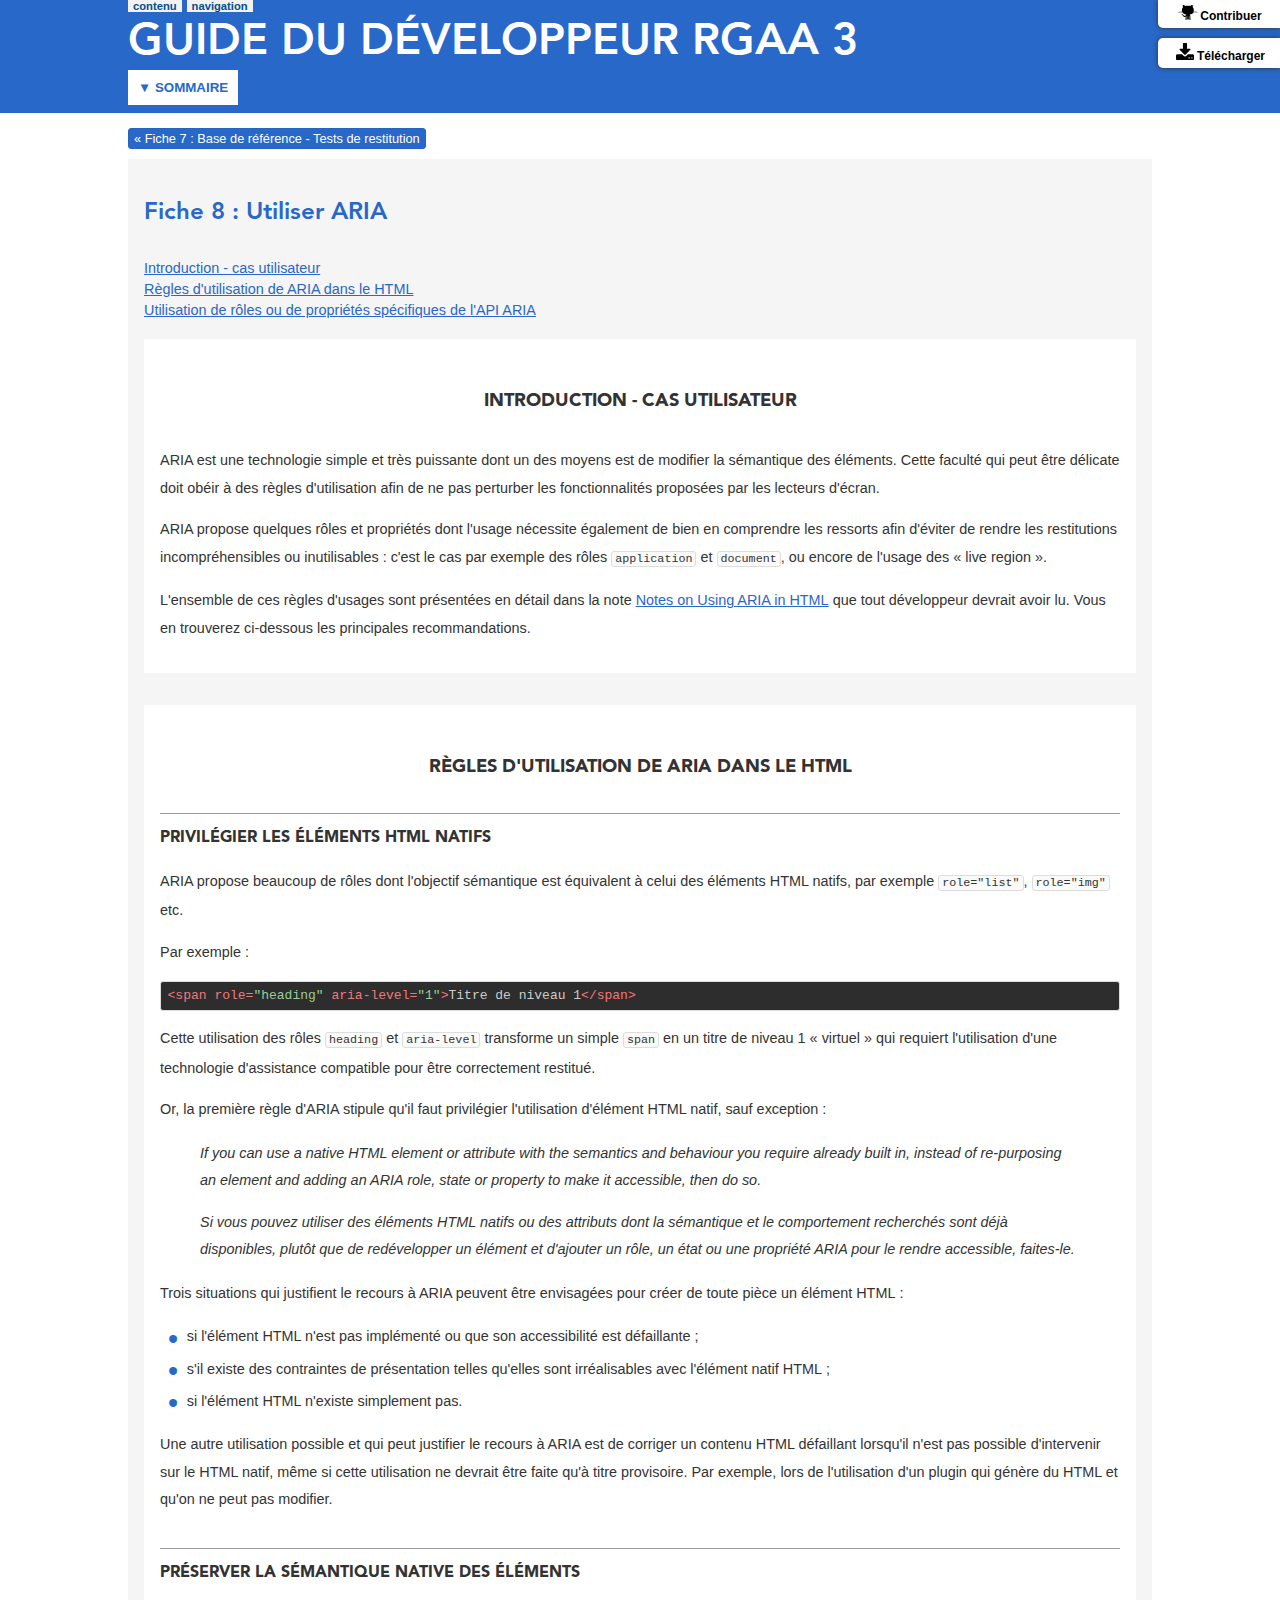
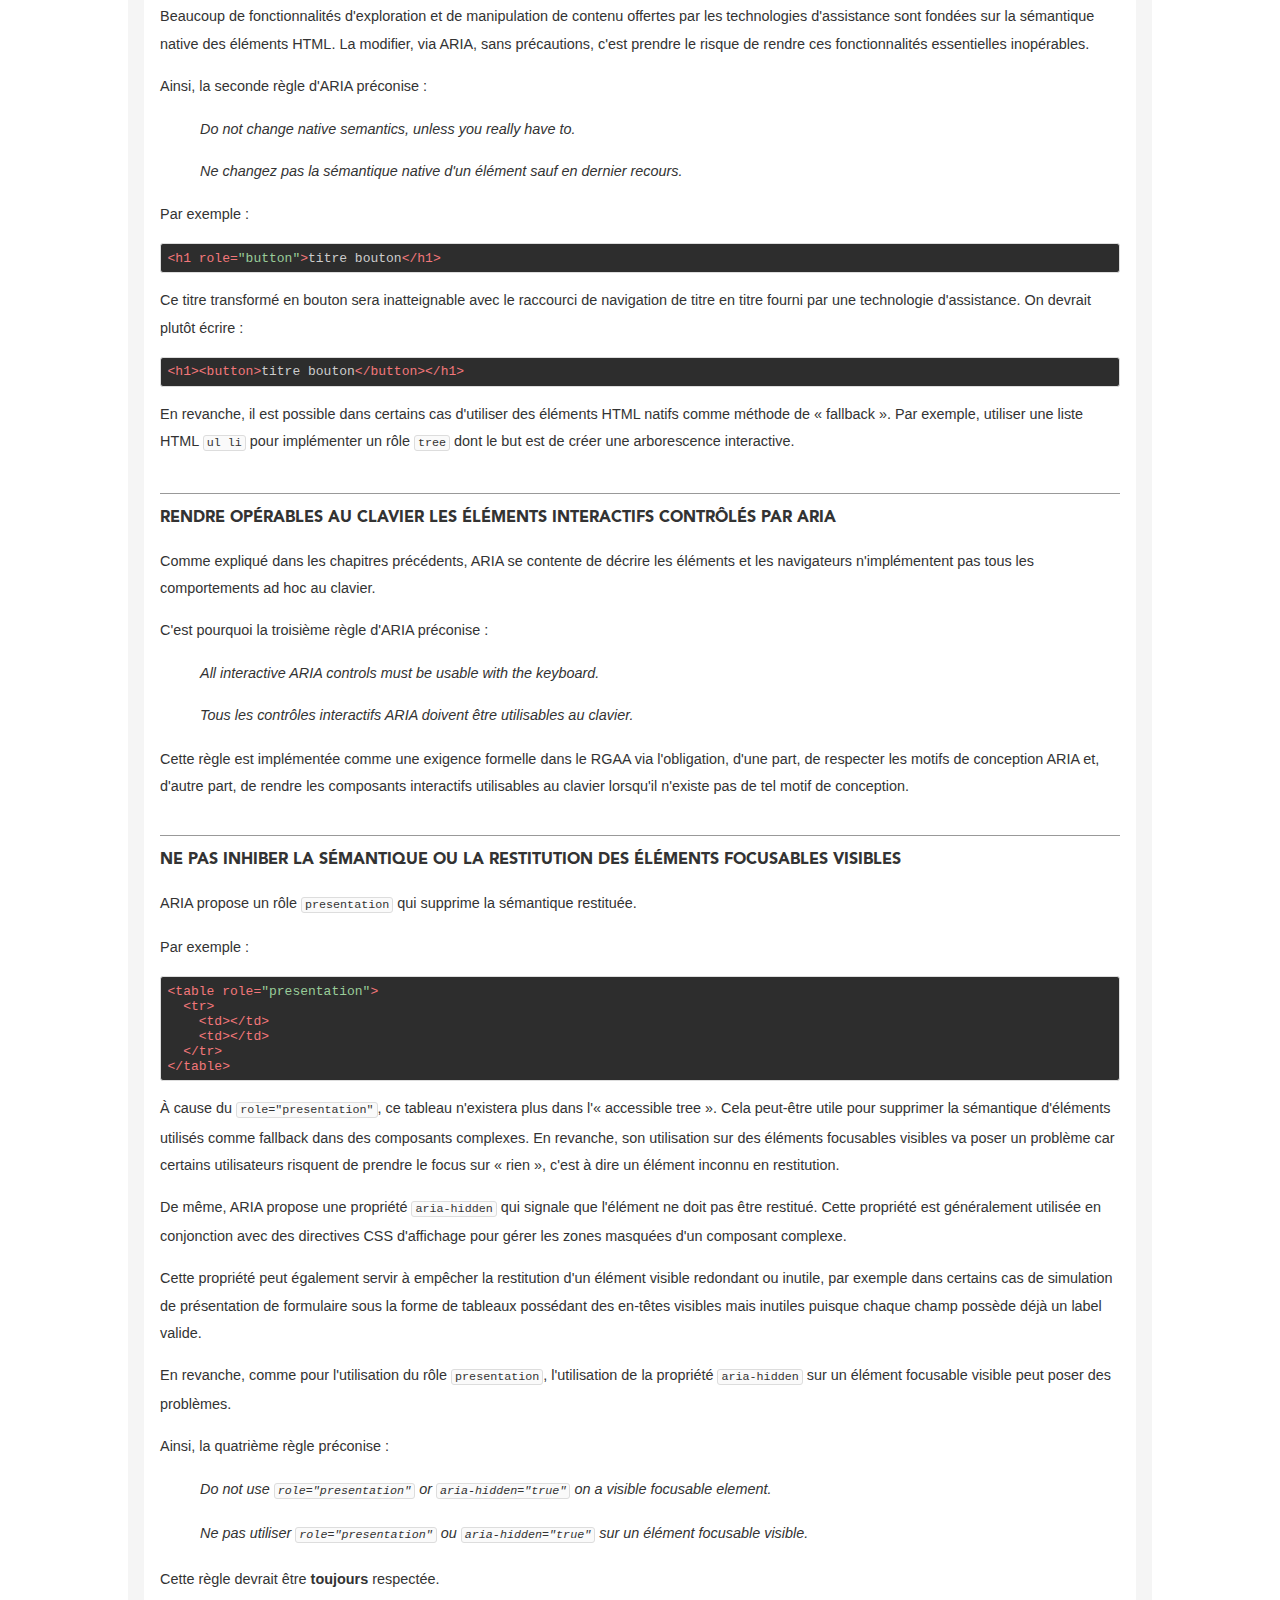
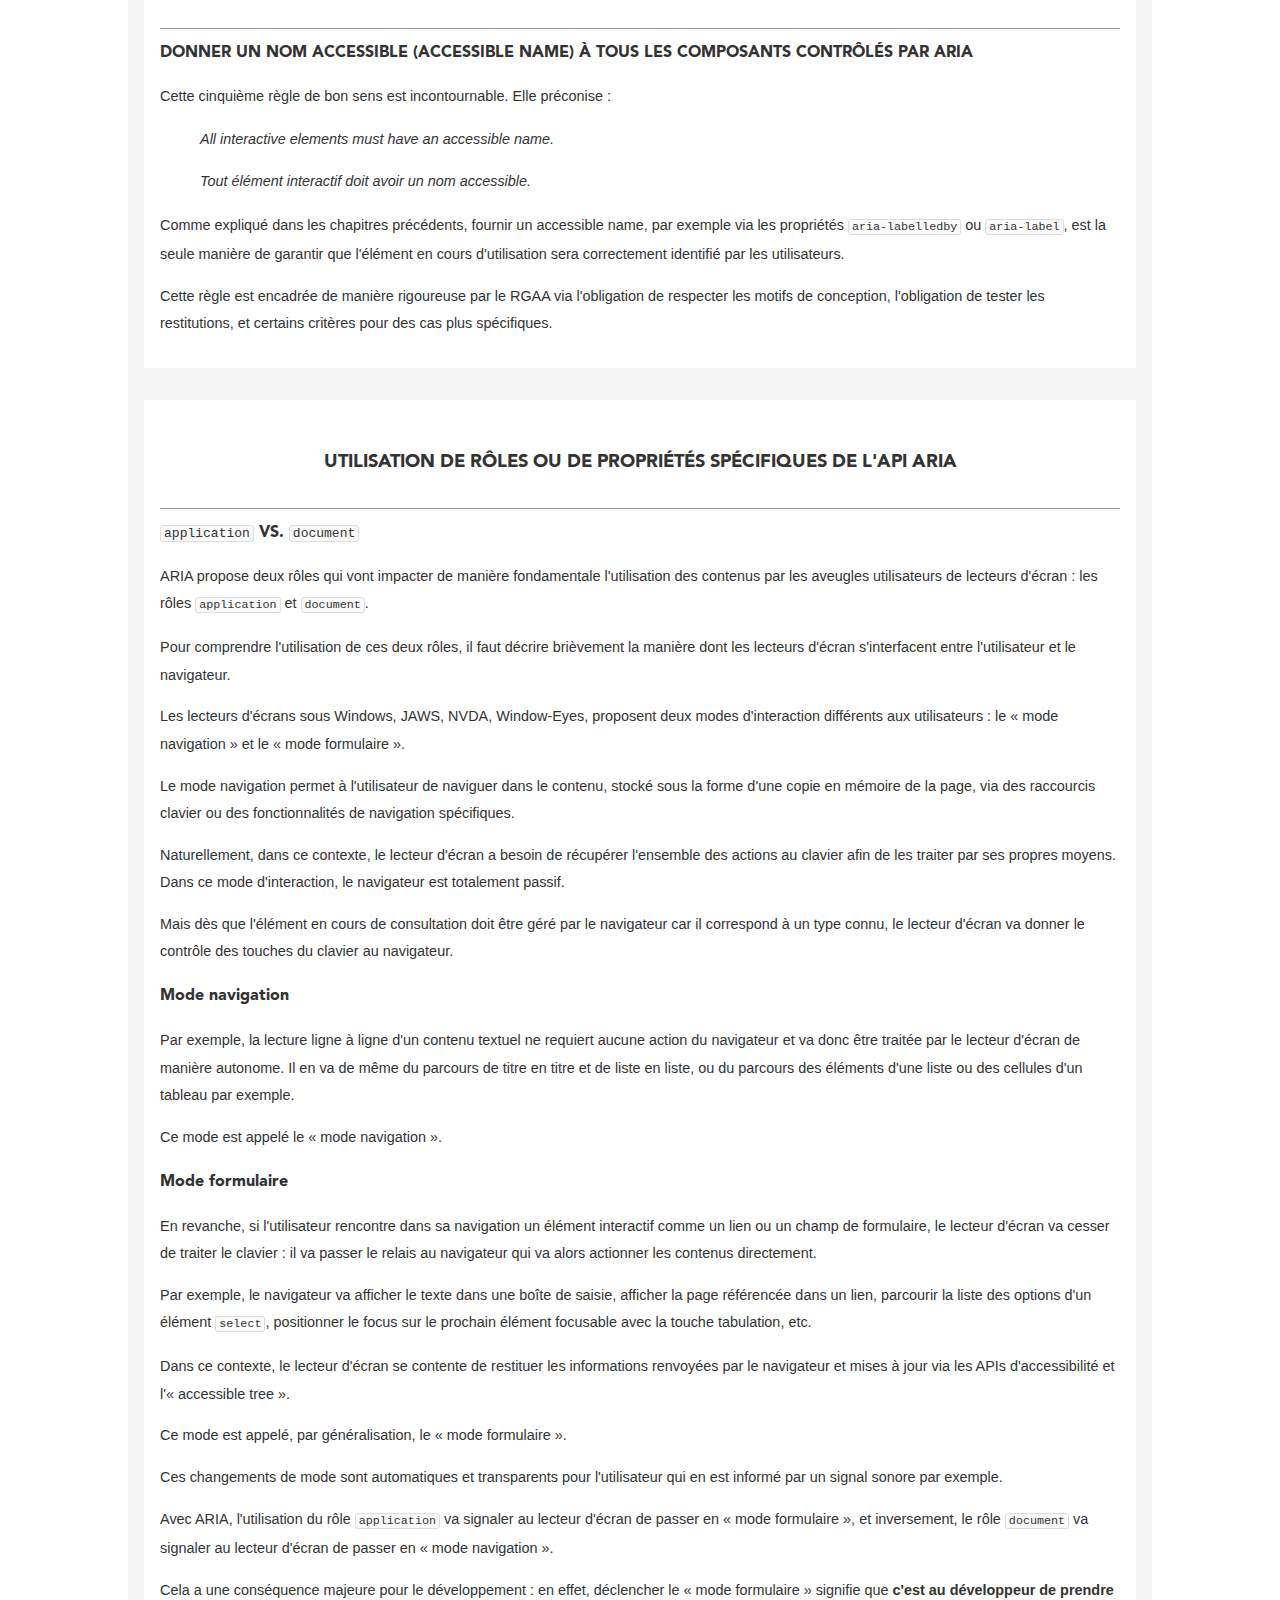
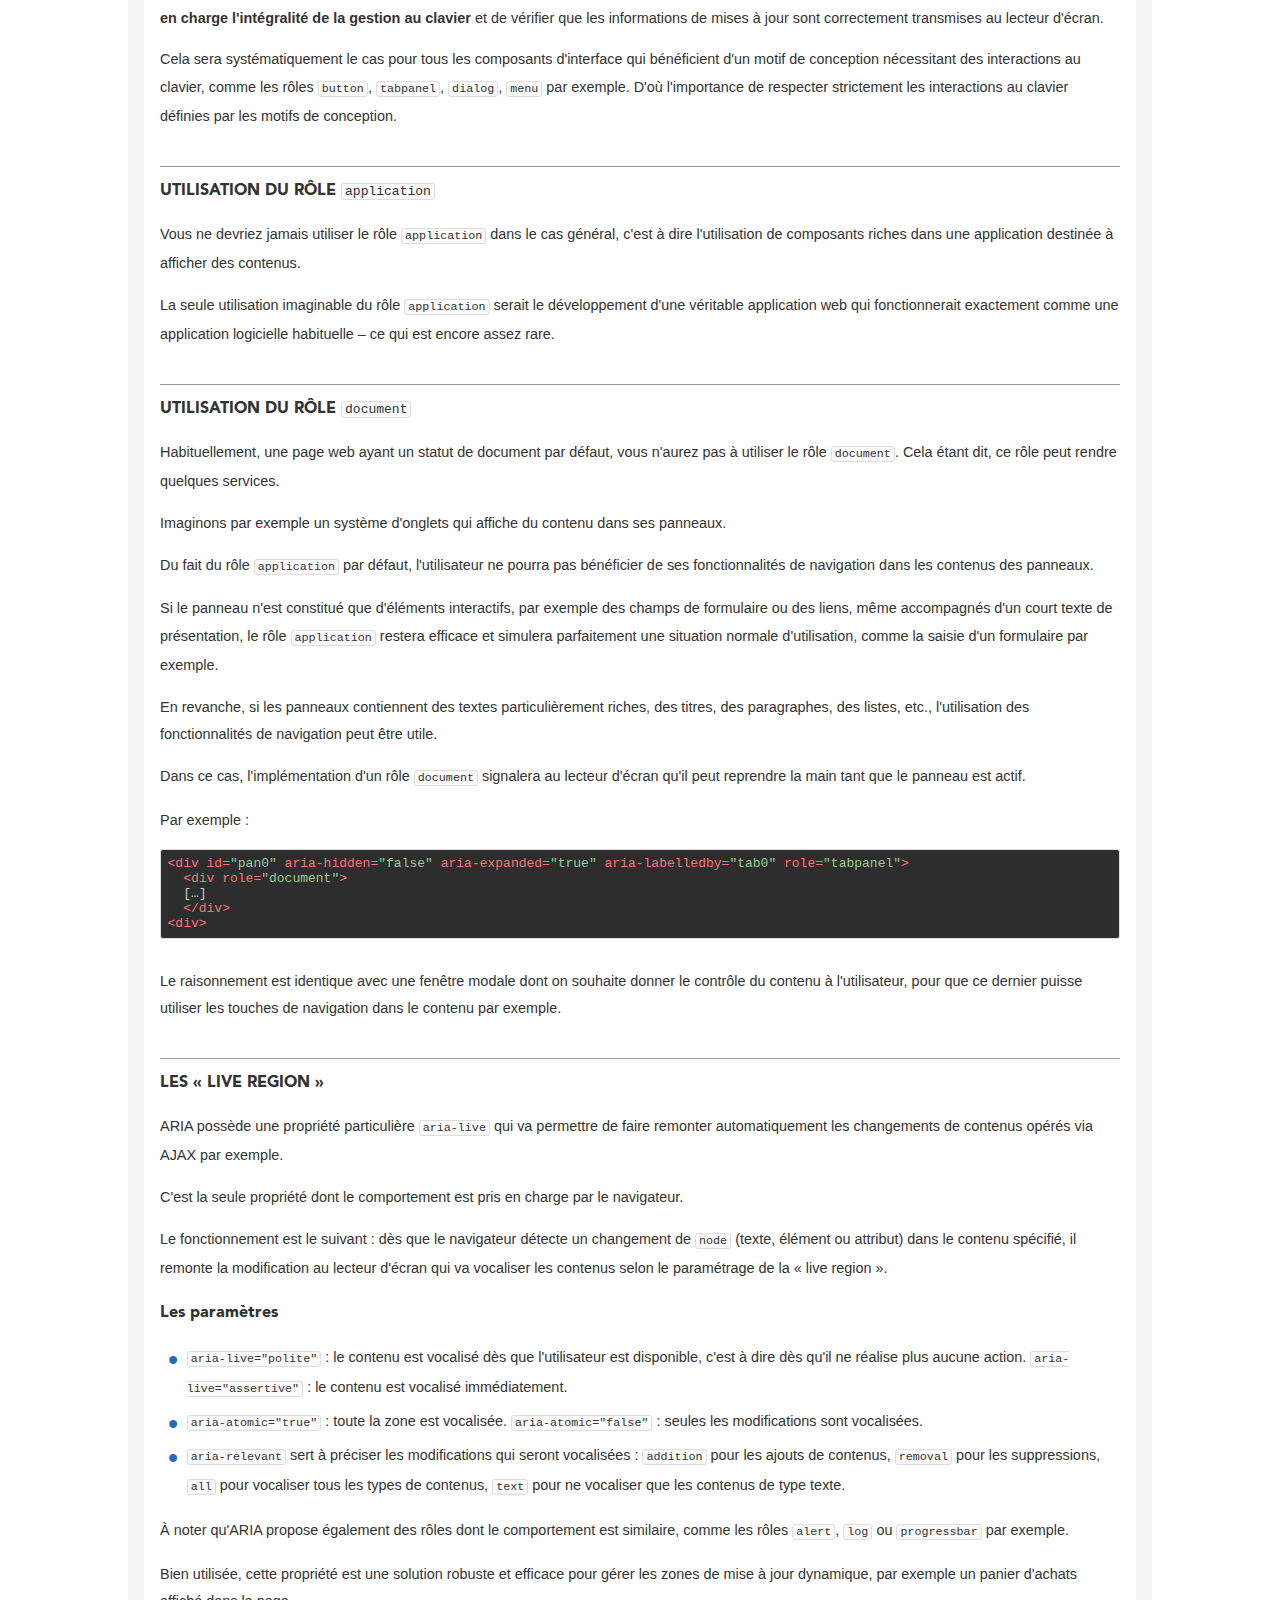
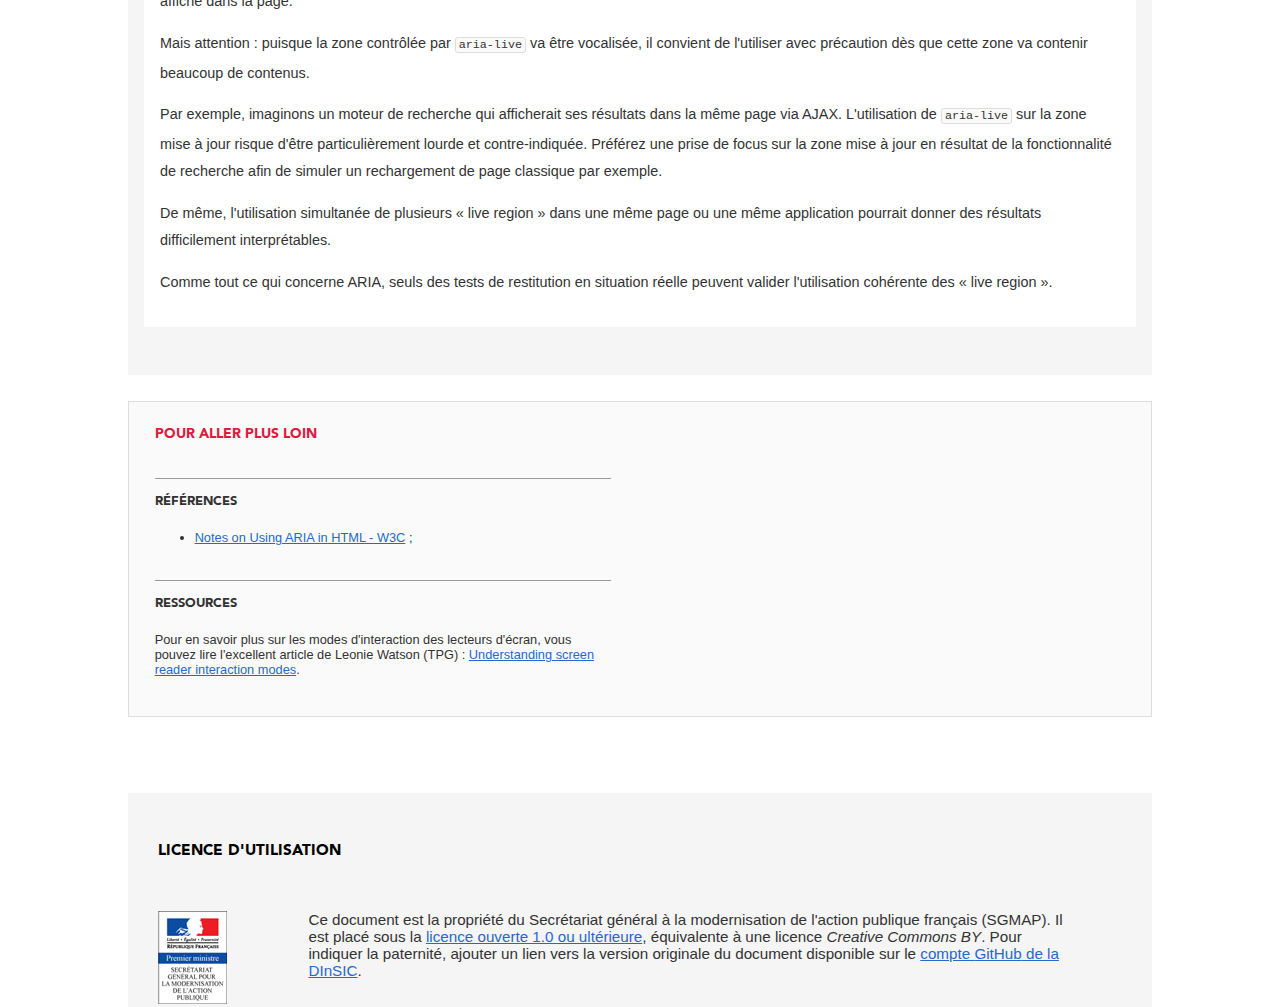
<file: 9-utiliser-aria.html>
<!DOCTYPE html>
<html lang="fr">
<head>
  <meta charset="utf-8">
  <meta name="viewport" content="width=device-width, initial-scale=1.0, user-scalable=yes">
  <title>Fiche 8 : Utiliser ARIA - Guide du développeur RGAA 3</title>
  <!--[if lt IE 9]>
    <script src="http://html5shim.googlecode.com/svn/trunk/html5.js"></script>
  <![endif]-->
  <link rel="stylesheet" href="css/styles.css" media="all">
  <link rel="stylesheet" href="css/print.css" media="print">
  <script type="text/javascript" src="highlight/highlight.pack.js"></script>
  <link rel="stylesheet" href="highlight/styles/tomorrow-night-eighties.css" media="all">
	<script>hljs.initHighlightingOnLoad();</script>
</head>
<body>

<div class="main-header">
	<div class="inside">
		<ul class="skip-links">
			<li><a href="#main">contenu</a></li>
			<li><a href="#navigation">navigation</a></li>
		</ul>
		<header role="banner" class="header  clear" id="banner">
			<h1 class="title">Guide du développeur RGAA&nbsp;3</h1>
		</header>

		<nav role="navigation" class="gp-sommaire" id="navigation" aria-label="Sommaire du guide">
			<button id="btnSommaire" aria-expanded="false">Sommaire</button>
			<ul class="sommaire is-hidden" id="sommaireToggle">
				<li><a href="index.html">Introduction</a></li>
				<li><a href="1-ordre-tab-piege-clavier.html">Fiche 1&nbsp;: Ordre de tabulation et piège au clavier</a></li>
				<li><a href="2-compatibilite-access-clavier.html">Fiche 2&nbsp;: Compatibilité et accès au clavier</a></li>
				<li><a href="3-changement-contexte.html">Fiche 3&nbsp;: Changement de contexte et alerte non sollicitée</a></li>
				<li><a href="4-aria.html">ARIA</a></li>
				<li><a href="5-api-aria.html">Fiche 4&nbsp;: Accessible Rich Internet Application (WAI ARIA) </a></li>
				<li><a href="6-lecteur-ecran.html">Fiche 5&nbsp;: Comment un lecteur d'écran sait-il de quoi il parle ?</a></li>
				<li><a href="7-motif-conception.html">Fiche 6&nbsp;: Motif de conception ARIA</a></li>
				<li><a href="8-base-reference.html">Fiche 7&nbsp;: Base de référence - Tests de restitution</a></li>
				<li><a href="9-utiliser-aria.html">Fiche 8&nbsp;: Utiliser ARIA</a></li>								
			</ul>
		</nav>
		<div class="github-link">
			<p><a href="https://github.com/DISIC/guide-developpeur">Contribuer</a>
			<a class="pdfdown" title="Télécharger le Guide du développeur RGAA 3 (pdf, 1,4 Mo)" href="export/guide-developpeur.pdf">Télécharger</a></p>
		</div>
	</div>
</div>

<div id="wrapper">

	<nav role="navigation" class="internav clear">
		<ul>
			<li><a class="prev" href="8-base-reference.html"><span aria-hidden="true"> &laquo; </span>Fiche 7 : Base de référence - Tests de restitution</a></li>
		</ul>
	</nav>

	<main id="main" role="main">
		<h1 class="fiche-title">Fiche 8 : Utiliser ARIA</h1>
		
		<div class="bloc-haut">
			<ul class="nav-context">
				<li><a href="#introduction">Introduction - cas utilisateur</a></li>
				<li><a href="#regles">Règles d'utilisation de ARIA dans le HTML</a></li>
				<li><a href="#specifiques">Utilisation de rôles ou de propriétés spécifiques de l'API ARIA</a></li>
			</ul>
		</div>

		<article class="article" id="introduction">
			<h2>Introduction - cas utilisateur</h2>
			<p>ARIA est une technologie simple et très puissante dont un des moyens est de modifier la sémantique des éléments. Cette faculté qui peut être délicate doit obéir à des règles d'utilisation afin de ne pas perturber les fonctionnalités proposées par les lecteurs d'écran.</p>
			<p>ARIA propose quelques rôles et propriétés dont l'usage nécessite également de bien en comprendre les ressorts afin d'éviter de rendre les restitutions incompréhensibles ou inutilisables&nbsp;: c'est le cas par exemple des rôles <code>application</code> et <code>document</code>, ou encore de l'usage des «&nbsp;<span lang="en">live region</span>&nbsp;».</p>
			<p>L'ensemble de ces règles d'usages sont présentées en détail dans la note <a href="https://github.com/w3c/using-aria/" lang="en">Notes on Using ARIA in HTML</a> que tout développeur devrait avoir lu. Vous en trouverez ci-dessous les principales recommandations.</p>
		</article>
		<article class="article" id="regles">
			<h2>Règles d'utilisation de ARIA dans le HTML</h2>
			<h3>Privilégier les éléments HTML natifs</h3>
			<p>ARIA propose beaucoup de rôles dont l'objectif sémantique est équivalent à celui des éléments HTML natifs, par exemple <code>role="list"</code>, <code>role="img"</code> etc.</p>
			<p>Par exemple&nbsp;:</p>
<pre><code class="html hljs xml"><span class="hljs-tag">&lt;<span class="hljs-title">span</span> <span class="hljs-attribute">role</span>=<span class="hljs-value">"heading"</span> <span class="hljs-attribute">aria-level</span>=<span class="hljs-value">"1"</span>&gt;</span>Titre de niveau 1<span class="hljs-tag">&lt;/<span class="hljs-title">span</span>&gt;</span></code></pre>
			<p>Cette utilisation des rôles <code>heading</code> et <code>aria-level</code> transforme un simple <code>span</code> en un titre de niveau 1 «&nbsp;virtuel&nbsp;» qui requiert l'utilisation d'une technologie d'assistance compatible pour être correctement restitué.</p>
			<p>Or, la première règle d'ARIA stipule qu'il faut privilégier l'utilisation d'élément HTML natif, sauf exception&nbsp;:</p>
			<blockquote>
				<p lang="en">If you can use a native HTML element or attribute with the semantics and behaviour you require already built in, instead of re-purposing an element and adding an ARIA role, state or property to make it accessible, then do so.</p>
				<p class="trad">Si vous pouvez utiliser des éléments HTML natifs ou des attributs dont la sémantique et le comportement recherchés sont déjà disponibles, plutôt que de redévelopper un élément et d'ajouter un rôle, un état ou une propriété ARIA pour le rendre accessible, faites-le.</p>
			</blockquote>
			<p>Trois situations qui justifient le recours à ARIA peuvent être envisagées pour créer de toute pièce un élément HTML&nbsp;:</p>
			<ul>
				<li>si l'élément HTML n'est pas implémenté ou que son accessibilité est défaillante&nbsp;;</li>
				<li>s'il existe des contraintes de présentation telles qu'elles sont irréalisables avec l'élément natif HTML&nbsp;;</li>
				<li>si l'élément HTML n'existe simplement pas.</li>
			</ul>
			<p>Une autre utilisation possible et qui peut justifier le recours à ARIA est de corriger un contenu HTML défaillant lorsqu'il n'est pas possible d'intervenir sur le HTML natif, même si cette utilisation ne devrait être faite qu'à titre provisoire. Par exemple, lors de l'utilisation d'un <span lang="en">plugin</span> qui génère du HTML et qu'on ne peut pas modifier.</p>
			<h3>Préserver la sémantique native des éléments</h3>
			<p>Beaucoup de fonctionnalités d'exploration et de manipulation de contenu offertes par les technologies d'assistance sont fondées sur la sémantique native des éléments HTML. La modifier, via ARIA, sans précautions, c'est prendre le risque de rendre ces fonctionnalités essentielles inopérables.</p>
			<p>Ainsi, la seconde règle d'ARIA préconise&nbsp;:</p>
			<blockquote>
				<p lang="en">Do not change native semantics, unless you really have to.</p>
				<p class="trad">Ne changez pas la sémantique native d'un élément sauf en dernier recours.</p>
			</blockquote>
			<p>Par exemple&nbsp;:</p>
<pre><code class="html hljs xml"><span class="hljs-tag">&lt;<span class="hljs-title">h1</span> <span class="hljs-attribute">role</span>=<span class="hljs-value">"button"</span>&gt;</span>titre bouton<span class="hljs-tag">&lt;/<span class="hljs-title">h1</span>&gt;</span></code></pre>
			<p>Ce titre transformé en bouton sera inatteignable avec le raccourci de navigation de titre en titre fourni par une technologie d'assistance. On devrait plutôt écrire&nbsp;:</p>
<pre><code class="html hljs xml"><span class="hljs-tag">&lt;<span class="hljs-title">h1</span>&gt;</span><span class="hljs-tag">&lt;<span class="hljs-title">button</span>&gt;</span>titre bouton<span class="hljs-tag">&lt;/<span class="hljs-title">button</span>&gt;</span><span class="hljs-tag">&lt;/<span class="hljs-title">h1</span>&gt;</span></code></pre>
			<p>En revanche, il est possible dans certains cas d'utiliser des éléments HTML natifs comme méthode de «&nbsp;<span lang="en">fallback</span>&nbsp;». Par exemple, utiliser une liste HTML <code>ul li</code> pour implémenter un rôle <code>tree</code> dont le but est de créer une arborescence interactive.</p>
			<h3>Rendre opérables au clavier les éléments interactifs contrôlés par ARIA</h3>
			<p>Comme expliqué dans les chapitres précédents, ARIA se contente de décrire les éléments et les navigateurs n'implémentent pas tous les comportements ad hoc au clavier.</p>
			<p>C'est pourquoi la troisième règle d'ARIA préconise&nbsp;:</p>
			<blockquote>
				<p lang="en">All interactive ARIA controls must be usable with the keyboard.</p>
				<p class="trad">Tous les contrôles interactifs ARIA doivent être utilisables au clavier.</p>	
			</blockquote>
			<p>Cette règle est implémentée comme une exigence formelle dans le RGAA via l'obligation, d'une part, de respecter les motifs de conception ARIA et, d'autre part, de rendre les composants interactifs utilisables au clavier lorsqu'il n'existe pas de tel motif de conception.</p>
			<h3>Ne pas inhiber la sémantique ou la restitution des éléments focusables visibles</h3>
			<p>ARIA propose un rôle <code>presentation</code> qui supprime la sémantique restituée.</p>
			<p>Par exemple&nbsp;:</p>
<pre><code class="html hljs xml"><span class="hljs-tag">&lt;<span class="hljs-title">table</span> <span class="hljs-attribute">role</span>=<span class="hljs-value">"presentation"</span>&gt;</span>
  <span class="hljs-tag">&lt;<span class="hljs-title">tr</span>&gt;</span>
    <span class="hljs-tag">&lt;<span class="hljs-title">td</span>&gt;</span><span class="hljs-tag">&lt;/<span class="hljs-title">td</span>&gt;</span>
    <span class="hljs-tag">&lt;<span class="hljs-title">td</span>&gt;</span><span class="hljs-tag">&lt;/<span class="hljs-title">td</span>&gt;</span>
  <span class="hljs-tag">&lt;/<span class="hljs-title">tr</span>&gt;</span>
<span class="hljs-tag">&lt;/<span class="hljs-title">table</span>&gt;</span>
</code></pre>
			<p>À cause du <code>role="presentation"</code>, ce tableau n'existera plus dans l'«&nbsp;<span lang="en">accessible tree</span>&nbsp;». Cela peut-être utile pour supprimer la sémantique d'éléments utilisés comme <span lang="en">fallback</span> dans des composants complexes. En revanche, son utilisation sur des éléments focusables visibles va poser un problème car certains utilisateurs risquent de prendre le focus sur «&nbsp;rien&nbsp;», c'est à dire un élément inconnu en restitution.</p>
			<p>De même, ARIA propose une propriété <code>aria-hidden</code> qui signale que l'élément ne doit pas être restitué. Cette propriété est généralement utilisée en conjonction avec des directives CSS d'affichage pour gérer les zones masquées d'un composant complexe.</p>
			<p>Cette propriété peut également servir à empêcher la restitution d'un élément visible redondant ou inutile, par exemple dans certains cas de simulation de présentation de formulaire sous la forme de tableaux possédant des en-têtes visibles mais inutiles puisque chaque champ possède déjà un label valide.</p>
			<p>En revanche, comme pour l'utilisation du rôle <code>presentation</code>, l'utilisation de la propriété <code>aria-hidden</code> sur un élément focusable visible peut poser des problèmes.</p>
			<p>Ainsi, la quatrième règle préconise&nbsp;:</p>
			<blockquote>
				<p lang="en">Do not use <code>role="presentation"</code> or <code>aria-hidden="true"</code> on a visible focusable element.</p>
				<p class="trad">Ne pas utiliser <code>role="presentation"</code> ou <code>aria-hidden="true"</code> sur un élément focusable visible.</p>	
			</blockquote>
			<p>Cette règle devrait être <b>toujours</b> respectée.</p>
			<h3>Donner un nom accessible (<span lang="en">accessible name</span>) à tous les composants contrôlés par ARIA</h3>
			<p>Cette cinquième règle de bon sens est incontournable. Elle préconise&nbsp;:</p>
			<blockquote>
				<p lang="en">All interactive elements must have an accessible name.</p>
				<p class="trad">Tout élément interactif doit avoir un nom accessible.</p>	
			</blockquote>
			<p>Comme expliqué dans les chapitres précédents, fournir un <span lang="en">accessible name</span>, par exemple via les propriétés <code>aria-labelledby</code> ou <code>aria-label</code>, est la seule manière de garantir que l'élément en cours d'utilisation sera correctement identifié par les utilisateurs.</p>
			<p>Cette règle est encadrée de manière rigoureuse par le RGAA via l'obligation de respecter les motifs de conception, l'obligation de tester les restitutions, et certains critères pour des cas plus spécifiques.</p>
		</article>
		<article class="article" id="specifiques">
			<h2>Utilisation de rôles ou de propriétés spécifiques de l'API ARIA</h2>
			<h3><code>application</code> vs. <code>document</code></h3>
			<p>ARIA propose deux rôles qui vont impacter de manière fondamentale l'utilisation des contenus par les aveugles utilisateurs de lecteurs d'écran&nbsp;: les rôles <code>application</code> et <code>document</code>.</p>
			<p>Pour comprendre l'utilisation de ces deux rôles, il faut décrire brièvement la manière dont les lecteurs d'écran s'interfacent entre l'utilisateur et le navigateur.</p>
			<p>Les lecteurs d'écrans sous <span lang="en">Windows</span>, <span lang="en">JAWS</span>, NVDA, <span lang="en">Window-Eyes</span>, proposent deux modes d'interaction différents aux utilisateurs&nbsp;: le «&nbsp;mode navigation&nbsp;» et le «&nbsp;mode formulaire&nbsp;».</p>
			<p>Le mode navigation permet à l'utilisateur de naviguer dans le contenu, stocké sous la forme d'une copie en mémoire de la page, via des raccourcis clavier ou des fonctionnalités de navigation spécifiques.</p>
			<p>Naturellement, dans ce contexte, le lecteur d'écran a besoin de récupérer l'ensemble des actions au clavier afin de les traiter par ses propres moyens. Dans ce mode d'interaction, le navigateur est totalement passif.</p>
			<p>Mais dès que l'élément en cours de consultation doit être géré par le navigateur car il correspond à un type connu, le lecteur d'écran va donner le contrôle des touches du clavier au navigateur.</p>
			<h4>Mode navigation</h4>
			<p>Par exemple, la lecture ligne à ligne d'un contenu textuel ne requiert aucune action du navigateur et va donc être traitée par le lecteur d'écran de manière autonome. Il en va de même du parcours de titre en titre et de liste en liste, ou du parcours des éléments d'une liste ou des cellules d'un tableau par exemple.</p>
			<p>Ce mode est appelé le «&nbsp;mode navigation&nbsp;».</p>
			<h4>Mode formulaire</h4>
			<p>En revanche, si l'utilisateur rencontre dans sa navigation un élément interactif comme un lien ou un champ de formulaire, le lecteur d'écran va cesser de traiter le clavier&nbsp;: il va passer le relais au navigateur qui va alors actionner les contenus directement.</p>
			<p>Par exemple, le navigateur va afficher le texte dans une boîte de saisie, afficher la page référencée dans un lien, parcourir la liste des options d'un élément <code>select</code>, positionner le focus sur le prochain élément focusable avec la touche tabulation, etc.</p>
			<p>Dans ce contexte, le lecteur d'écran se contente de restituer les informations renvoyées par le navigateur et mises à jour via les APIs d'accessibilité et l'«&nbsp;<span lang="en">accessible tree</span>&nbsp;».</p>
			<p>Ce mode est appelé, par généralisation, le «&nbsp;mode formulaire&nbsp;».</p>
			<p>Ces changements de mode sont automatiques et transparents pour l'utilisateur qui en est informé par un signal sonore par exemple.</p>
			<p>Avec ARIA, l'utilisation du rôle <code>application</code> va signaler au lecteur d'écran de passer en «&nbsp;mode formulaire&nbsp;», et inversement, le rôle <code>document</code> va signaler au lecteur d'écran de passer en «&nbsp;mode navigation&nbsp;».</p>
			<p>Cela a une conséquence majeure pour le développement&nbsp;: en effet, déclencher le «&nbsp;mode formulaire&nbsp;» signifie que <b>c'est au développeur de prendre en charge l'intégralité de la gestion au clavier</b> et de vérifier que les informations de mises à jour sont correctement transmises au lecteur d'écran.</p>
			<p>Cela sera systématiquement le cas pour tous les composants d'interface qui bénéficient d'un motif de conception nécessitant des interactions au clavier, comme les rôles <code>button</code>, <code>tabpanel</code>, <code>dialog</code>, <code>menu</code> par exemple. D'où l'importance de respecter strictement les interactions au clavier définies par les motifs de conception.</p>
			<h3>Utilisation du rôle <code>application</code></h3>
			<p>Vous ne devriez jamais utiliser le rôle <code>application</code> dans le cas général, c'est à dire l'utilisation de composants riches dans une application destinée à afficher des contenus.</p>
			<p>La seule utilisation imaginable du rôle <code>application</code> serait le développement d'une véritable application web qui fonctionnerait exactement comme une application logicielle habituelle – ce qui est encore assez rare.</p>
			<h3>Utilisation du rôle <code>document</code></h3>
			<p>Habituellement, une page web ayant un statut de document par défaut, vous n'aurez pas à utiliser le rôle <code>document</code>. Cela étant dit, ce rôle peut rendre quelques services.</p>
			<p>Imaginons par exemple un système d'onglets qui affiche du contenu dans ses panneaux.</p>
			<p>Du fait du rôle <code>application</code> par défaut, l'utilisateur ne pourra pas bénéficier de ses fonctionnalités de navigation dans les contenus des panneaux.</p>
			<p>Si le panneau n'est constitué que d'éléments interactifs, par exemple des champs de formulaire ou des liens, même accompagnés d'un court texte de présentation, le rôle <code>application</code> restera efficace et simulera parfaitement une situation normale d'utilisation, comme la saisie d'un formulaire par exemple.</p>
			<p>En revanche, si les panneaux contiennent des textes particulièrement riches, des titres, des paragraphes, des listes, etc., l'utilisation des fonctionnalités de navigation peut être utile.</p>
			<p>Dans ce cas, l'implémentation d'un rôle <code>document</code> signalera au lecteur d'écran qu'il peut reprendre la main tant que le panneau est actif.</p>
			<p>Par exemple&nbsp;:</p>
<pre><code class="hmlt hljs xml"><span class="hljs-tag">&lt;<span class="hljs-title">div</span> <span class="hljs-attribute">id</span>=<span class="hljs-value">"pan0"</span> <span class="hljs-attribute">aria-hidden</span>=<span class="hljs-value">"false"</span> <span class="hljs-attribute">aria-expanded</span>=<span class="hljs-value">"true"</span> <span class="hljs-attribute">aria-labelledby</span>=<span class="hljs-value">"tab0"</span> <span class="hljs-attribute">role</span>=<span class="hljs-value">"tabpanel"</span>&gt;</span>
  <span class="hljs-tag">&lt;<span class="hljs-title">div</span> <span class="hljs-attribute">role</span>=<span class="hljs-value">"document"</span>&gt;</span>
  […]
  <span class="hljs-tag">&lt;/<span class="hljs-title">div</span>&gt;</span>
<span class="hljs-tag">&lt;<span class="hljs-title">div</span>&gt;</span>
</code>
</pre>
			<p>Le raisonnement est identique avec une fenêtre modale dont on souhaite donner le contrôle du contenu à l'utilisateur, pour que ce dernier puisse utiliser les touches de navigation dans le contenu par exemple.</p>
			<h3>Les «&nbsp;<span lang="en">live region</span>&nbsp;»</h3>
			<p>ARIA possède une propriété particulière <code>aria-live</code> qui va permettre de faire remonter automatiquement les changements de contenus opérés via AJAX par exemple.</p>
			<p>C'est la seule propriété dont le comportement est pris en charge par le navigateur.</p>
			<p>Le fonctionnement est le suivant&nbsp;: dès que le navigateur détecte un changement de <code>node</code> (texte, élément ou attribut) dans le contenu spécifié, il remonte la modification au lecteur d'écran qui va vocaliser les contenus selon le paramétrage de la «&nbsp;<span lang="en">live region</span>&nbsp;».</p>
			<h4>Les paramètres</h4>
			<ul>
				<li><code>aria-live="polite"</code>&nbsp;: le contenu est vocalisé dès que l'utilisateur est disponible, c'est à dire dès qu'il ne réalise plus aucune action. <code>aria-live="assertive"</code>&nbsp;: le contenu est vocalisé immédiatement.</li>
				<li><code>aria-atomic="true"</code>&nbsp;: toute la zone est vocalisée. <code>aria-atomic="false"</code>&nbsp;: seules les modifications sont vocalisées.</li>
				<li><code>aria-relevant</code> sert à préciser les modifications qui seront vocalisées&nbsp;: <code>addition</code> pour les ajouts de contenus, <code>removal</code> pour les suppressions, <code>all</code> pour vocaliser tous les types de contenus, <code>text</code> pour ne vocaliser que les contenus de type texte.</li>
			</ul>
			<p>À noter qu'ARIA propose également des rôles dont le comportement est similaire, comme les rôles <code>alert</code>, <code>log</code> ou <code>progressbar</code> par exemple.</p>
			<p>Bien utilisée, cette propriété est une solution robuste et efficace pour gérer les zones de mise à jour dynamique, par exemple un panier d'achats affiché dans la page.</p>
			<p>Mais attention&nbsp;: puisque la zone contrôlée par <code>aria-live</code> va être vocalisée, il convient de l'utiliser avec précaution dès que cette zone va contenir beaucoup de contenus.</p>
			<p>Par exemple, imaginons un moteur de recherche qui afficherait ses résultats dans la même page via AJAX. L'utilisation de <code>aria-live</code> sur la zone mise à jour risque d'être particulièrement lourde et contre-indiquée. Préférez une prise de focus sur la zone mise à jour en résultat de la fonctionnalité de recherche afin de simuler un rechargement de page classique par exemple.</p>
			<p>De même, l'utilisation simultanée de plusieurs «&nbsp;<span lang="en">live region</span>&nbsp;» dans une même page ou une même application pourrait donner des résultats difficilement interprétables.</p>
			<p>Comme tout ce qui concerne ARIA, seuls des tests de restitution en situation réelle peuvent valider l'utilisation cohérente des «&nbsp;<span lang="en">live region</span>&nbsp;».</p>
		</article>
	</main>

	<aside role="complementary" id="footer-block" class="clear">
		<div class="col-1-2">
			<h2 id="plusloin">Pour aller plus loin</h2>
			<h3>Références</h3>
			<ul>
				<li><a href="https://w3c.github.io/using-aria/" lang="en">Notes on Using ARIA in HTML - W3C</a>&nbsp;;</li>
			</ul>
			<h3>Ressources</h3>
			<p>Pour en savoir plus sur les modes d'interaction des lecteurs d'écran, vous pouvez lire l'excellent article de Leonie Watson (TPG) : <a href="https://tink.uk/understanding-screen-reader-interaction-modes/" lang="en">Understanding screen reader interaction modes</a>.
		</div>
	</aside>

	<footer id="footer" role="contentinfo" class="clear">
		<h2>Licence d'utilisation</h2>
		<p class="logo-smgap"><a href="http://references.modernisation.gouv.fr/"><img src="img/modernisation-logo.jpg" alt="Secrétariat général pour le modernisation de l'action publique"></a></p>
		<p>Ce document est la propri&#233;t&#233; du Secr&#233;tariat g&#233;n&#233;ral &#224; la modernisation de l'action publique fran&#231;ais (SGMAP). Il est plac&#233; sous la <a href="https://www.etalab.gouv.fr/licence-ouverte-open-licence">licence ouverte 1.0 ou ult&#233;rieure</a>, &#233;quivalente &#224; une licence <i lang="en">Creative Commons BY</i>. Pour indiquer la paternit&#233;, ajouter un lien vers la version originale du document disponible sur le <a href="https://github.com/DISIC">compte <span lang="en">GitHub</span> de la DInSIC</a>.</p>
	</footer>

</div>
<script type="text/javascript" src="js/script.js"></script>
</body>
</html>
</file>
<file: css/styles.css>
body{
	font-family:sans-serif;
	font-size:100.1%;
	color:#333;
}
@font-face {
  font-family: "AvenirLTStd-Black";
  font-style: normal;
  font-weight: 400;
  src: url("../fonts/AvenirLTStd-Black.eot?#iefix") format("embedded-opentype"), url("../fonts/AvenirLTStd-Black.woff") format("woff"), url("../fonts/AvenirLTStd-Black.ttf") format("truetype");
}

@font-face {
  font-family: "AvenirLTStd-Heavy";
  font-style: normal;
  font-weight: 400;
  src: url("../fonts/AvenirLTStd-Heavy.eot?#iefix") format("embedded-opentype"), url("../fonts/AvenirLTStd-Heavy.woff") format("woff"), url("../fonts/AvenirLTStd-Heavy.ttf") format("truetype");
}

*{
	box-sizing:border-box;
}

a:focus,
button:focus{
	outline:2px solid #933C53;
}
:root{
	--theme:#28468E;
	--theme-alt:#4B437B;
	
	--red-1 : #DB352A;
	--red-2 : #B63840;	
	--purple-1 : #933C53;		
	--purple-2 : #723F65;		
	--blue-1 : #4B437B;		
	--blue-2 : #28468E;	
	--grey : #D5D5CF;				
	--grey-2 :#E7E7E3;				
}

.main-header{
 background: #2868C9 none repeat scroll 0% 0%;
 margin-bottom:15px;

}
@media screen and (max-width:60em){
	.main-header{
		padding-bottom:10px;
	}
}
#wrapper, 
.inside{
	width:98%;
	margin:auto;
}

@media screen and (min-width:60em){
	#wrapper,
	.inside{
		width:80%;
		max-width:1200px;
		margin:auto;
	}
}
main,footer{
	background:#F5F5F5;
}

main{
	padding:1em;
}

blockquote{
	font-style:italic;
}

kbd,code{
	border:1px solid #ddd;
	padding:0 3px;
	border-radius:3px;
	background:#fafafa;
}

body{
	color: #333;
	margin:0;
	padding:0;
}
a {
    color: #2868C9;
}

a:hover,a:focus{
	text-decoration:none
}

img{
	max-width:100%;
}

main img{
	box-shadow:0 0 3px #aaa;
	border:5px solid #fff;
}

main img.inline-img{
	box-shadow:none;
	border:none;
}

.center,.center img{
	display: block;
	margin-right: auto;
	margin-left: auto;
}

.right,
.left {
	position: relative;
	z-index: 1;
	background-color: white;
	margin-bottom: 1em;
}

.right{
	float:right;
	padding:0.3em;
	margin-left: 1.5em;
}
.left {
	float:left;
	padding:0.3em;
	margin-right: 1.5em;
}

header{
	padding-top:1em;
}
header p{
	margin:0;
	font-size:0.9em;
	color:#fff
}

h1, h2, h3, h4, h5, h6, p {
    font-weight: normal;
}


h1 {
  color: #fff;
  font-size: 277%;
  font-family: AvenirLTStd-Heavy;
  text-transform: uppercase;
  margin:0;
  -webkit-hyphens: auto;
  -moz-hyphens: auto;
  -ms-hyphens: auto;
  -o-hyphens: auto;
  hyphens: auto;
}

h1.fiche-title{
	color:#2868C9;
  text-transform: initial;
  font-size: 150%;
  padding-bottom:2em;
  padding-top:1em;
}

h1.fiche-title + .bloc-haut{
	margin-top:-2em;
}

h2 {
  text-transform: uppercase;
  font-size: 114%;
  font-family: AvenirLTStd-Black;
  margin: 35px 0px;
  text-align: center;
}

.resume h2{
  margin: 0 0 15px 0;
  color:#B63840;
  text-align:left;
  font-size: 120%;
}
h3 {
  text-transform: uppercase;
  font-size: 100%;
  font-family: AvenirLTStd-Black;
  margin: 35px 0px 20px;
  border-top:1px solid #999;
  padding-top:15px
}

h4 {
    padding: 0;
    font-family: AvenirLTStd-Black;
    font-size: 100%;
    text-transform: none;
}
h5 {
    padding: 15px 0px 10px 0;
    font-family: AvenirLTStd-Black;
    font-size: 100%;
    text-transform: none;
}

h2 code,
h2 kbd,
h3 code,
h3 kbd{
	text-transform:initial;
}

main p, main li {
	font-size: 0.9em;
}

main li p{
	font-size:1em;
	line-height:1.2em;
}

main p, .article > ul li, .article > ol li{
	line-height: 1.9em;
}
main ul{
	padding-left:0.5em;
}
main ul li::before {
  content: "•";
  position: absolute;
  left: 0px;
  top: 5px;
  color: #2868C9;
  font-size: 2em;
  line-height: 0.3em;
}

main ul li {
	list-style:none;
  margin-bottom: 5px;
  padding-left: 1.3em;
  position: relative;
}
.article > ul li::before {
	top: .4em;
}
main ol ul{
	margin-top: .3em;
}
main ol ul li::before {
	top: 10px;
}
.note{
	margin:auto;
	background:#fafafa;
	border-radius:5px;
	padding:0 20px 20px 20px;
	color:#000;
	font-size:80%;
}

.note h3{
	color:#DE1B3E;
	text-transform:uppercase;
	font-size:90%;
}

.note p{
	padding:auto 0;
}

.internav{
	margin:0 0 10px 0;
	padding:0
}

.internav ul{
	padding:0;
	margin:0;
}

.internav li{
	list-style:none;
}

.internav a{
	text-decoration:none;
	background:#2868C9;
	color:#fff;
	padding:2px 5px;
	font-size:0.80em;
	border-radius:3px;
	border:1px solid #2664C0
}

.internav a:hover,
.internav a:focus{
	background:#2355A1
}


@media screen and (min-width:40em){
	.internav .next{
		float:right
	}
	.internav .prev{
		float:left
	}
}

@media screen and (max-width:40em){
.internav a{
	display:block;
	padding:15px;
	margin-bottom:5px;
}
	.internav .next{
		text-align:right
	}
	.internav .prev{
		text-align:left
	}
}

.nav-context{
	padding:0
}
.nav-context li:before{
	display:none
}

.nav-context li{
	padding:0
}



.bloc-haut:after{
	content:"";
	clear:both;
	display:block;
}

.resume{
	background:transparent;
	border:0;
	padding:0
}

@media screen and (min-width:60em){
	.resume{
		float:left;
		width:55%;
		margin-top:0;
		margin-bottom:2em;
		border-left:1px solid #B63840;
		padding-left:1em;
	}
	.nav-context{
		width:45%;
		float:left;
	}
}

.article{
	margin-bottom:2em;
	padding:1em;
	background:#fff;
}

.article:after{
	content:'';
	display:block;
	clear:both;
}

.skip-links{
	position: absolute;
	padding: 0px;
	margin: 0px;
	
}

.skip-links li{
	list-style: outside none none;
	float: left;
	margin-right: 5px;
}

.skip-links li a {
  display: block;
  background: #F2F2F2 none repeat scroll 0% 0%;
  color: #014F8F;
  font-size: 70%;
  font-weight: bold;
  text-decoration: none;
  padding: 0px 5px;
}

.skip-links  a:hover,
.skip-links  a:focus {
	background: #fff;
}

.github-link a {
  display: block;
  background: #FFF none repeat scroll 0% 0%;
  color: #000;
  text-align: center;
  text-decoration: none;
  padding: 5px 15px;
  font-size: 0.75em;
  font-weight: bold;
  box-shadow: 0px 0px 5px #333;		border-radius:5px;
	margin-bottom:10px;
}
.github-link a[href*="github.com"]::before {
    content: url("github.svg");
    display: inline-block;
    width: 2em;
}

.github-link a[href*=".pdf"]::before {

    content: url("download.svg");
    display: inline-block;
    width: 2em;

}

@media screen and (min-width:50em){
	.github-link {
		  position: absolute;
		  right: 0px;
		  top: 5em;
	}
	.github-link p {
  	margin: 0px;
	}
	.github-link a{
		width:100%;
		margin-right:0;
		display:block;
		margin-bottom:10px;
	}
	.github-link a {
		border-radius: 5px 0px 0px 5px;
	}
	.github-link a:last-child {
		border-radius: 5px 0px 0px 5px;
	}
}

@media screen and (min-width:60em){
	.github-link {
		  top: 0px;
	}
	.github-link a {
		border-radius: 0px 0px 0px 5px;
	}
	.github-link a:last-child {
		border-radius: 5px 0px 0px 5px;
	}
}

.github-link a:hover,
.github-link a:focus {
    background: #F5F5F5;
}


.clear:after{
	content:"";
	display:block;
	clear:both;
}

@media screen and (min-width:50em){
.col-1-2{
	width:50%;
	float:left;
}
	.col-1-2:first-child{
		padding-right:3%;
	}
	.col-1-2:last-child{
		padding-left:3%;
	}
	.col-1-2:only-child{
		padding-left:0;
	}
}

.col-1-2 h2{
	text-align:left;
	margin:0;
	padding:0;
  color: #DE1B3E;
  font-size: 108%;
  font-family: AvenirLTStd-Black;
 }

aside{
	background:#fafafa;
	margin-top:2em;
	padding:2em;
	border:1px solid #ddd
}

#footer-block{
	font-size:0.8em;
}

table{
	margin:auto;
	font-size:90%;
	border-collapse:collapse;
}

td,th{
	border-collapse:collapse;
}

	td:first-child{
		border-right:1px solid #999;
	}

tr{
	background:#eee
}

tr:nth-child(2n){
	background:#ddd
}

td,th{
	padding:10px
}

th{
	background: #666;
	color:#fff;
	font-weight:normal;
}

caption{
	font-weight:bold;
	font-style:italic;
	font-size:70%;
}

footer{
	clear:both;
	margin-top:5em;
	padding:1em 2em;
	font-size:95%;
}

footer h2{
	color:#000;
	font-size:100%;
	text-align:left;
}

footer p{
	float:left;
	width:80%;
}

footer p.logo-smgap{
	width:150px;
}

.gp-sommaire{
	padding-bottom:0.5em;
}

#btnSommaire{
	cursor:pointer;
	color:#2868C9;
	background:#fff;
	border-radius:0;
	padding:10px;
	text-transform:uppercase;
	font-weight:bold;
	border:0;
}

#btnSommaire:hover,
#btnSommaire:focus{
	background:#f2f2f2;
}

#btnSommaire:before{
	content:"▼ ";
}

#btnSommaire.open:before{
	content:"▲ ";
}

.sommaire{
	background:#fff;
	padding:0;
	font-size:0.85em;
	margin:0;
}

.sommaire li{
	list-style:none;
}

.sommaire li a{
	padding:3px 20px;
	display:block;
	text-decoration:none;
	border-bottom:1px solid #2868C9;
}

.sommaire li:last-child a{
	border-bottom:none;
}

.sommaire li a:hover,
.sommaire li a:focus,
a.pdfdown:hover,
a.pdfdown:focus{
	background:#f2f2f2;
}

.sommaire.is-hidden{
	display:none;
}

.astuce strong,
.important strong{
	color:#B63840
}

.astuce:before{
	content:"";
	display:inline-block;
	width:24px;
	height:31px;
	background:url('lightbulb-o.svg') no-repeat center left;
	position:relative;
	top:5px
}

.important:before{
	content:"";
	display:inline-block;
	width:24px;
	height:31px;
	background:url('exclamation-triangle.svg') no-repeat center left;
	position:relative;
	top:5px
}

.forbidden:before{
	content:"";
	display:inline-block;
	width: 25px;
	height: 19px;
	background:url('forbidden.svg') no-repeat center left;
	position:relative;
	top:5px
}
</file>
<file: css/print.css>
.skip-links,.github-link,.internav,#navigation,nav{
display:none;
}	


.col-1-2{
	width:100%;
	float:none;
}

#footer-block{
	background:#fff;
	margin-top:0;
	padding:0;
	border:0
}

.article{
	margin-bottom:0;
	padding:0;
}

footer p{
	float:none;
	width:100%
}


a[href^="http"]:after {
  content: " (" attr(href) ")";
  font-style:italic;
}

a{
	text-decoration:none;
	color:#000
}
</file>
<file: highlight/styles/tomorrow-night-eighties.css>
/* Tomorrow Night Eighties Theme */
/* Original theme - https://github.com/chriskempson/tomorrow-theme */
/* http://jmblog.github.com/color-themes-for-google-code-highlightjs */

/* Tomorrow Comment */
.hljs-comment {
  color: #999999;
}

/* Tomorrow Red */
.hljs-variable,
.hljs-attribute,
.hljs-tag,
.hljs-regexp,
.ruby .hljs-constant,
.xml .hljs-tag .hljs-title,
.xml .hljs-pi,
.xml .hljs-doctype,
.html .hljs-doctype,
.css .hljs-id,
.css .hljs-class,
.css .hljs-pseudo {
  color: #f2777a;
}

/* Tomorrow Orange */
.hljs-number,
.hljs-preprocessor,
.hljs-pragma,
.hljs-built_in,
.hljs-literal,
.hljs-params,
.hljs-constant {
  color: #f99157;
}

/* Tomorrow Yellow */
.ruby .hljs-class .hljs-title,
.css .hljs-rules .hljs-attribute {
  color: #ffcc66;
}

/* Tomorrow Green */
.hljs-string,
.hljs-value,
.hljs-inheritance,
.hljs-header,
.ruby .hljs-symbol,
.xml .hljs-cdata {
  color: #99cc99;
}

/* Tomorrow Aqua */
.hljs-title,
.css .hljs-hexcolor {
  color: #66cccc;
}

/* Tomorrow Blue */
.hljs-function,
.python .hljs-decorator,
.python .hljs-title,
.ruby .hljs-function .hljs-title,
.ruby .hljs-title .hljs-keyword,
.perl .hljs-sub,
.javascript .hljs-title,
.coffeescript .hljs-title {
  color: #6699cc;
}

/* Tomorrow Purple */
.hljs-keyword,
.javascript .hljs-function {
  color: #cc99cc;
}

.hljs {
  display: block;
  overflow-x: auto;
  background: #2d2d2d;
  color: #cccccc;
  padding: 0.5em;
  -webkit-text-size-adjust: none;
}

.coffeescript .javascript,
.javascript .xml,
.tex .hljs-formula,
.xml .javascript,
.xml .vbscript,
.xml .css,
.xml .hljs-cdata {
  opacity: 0.5;
}
</file>
